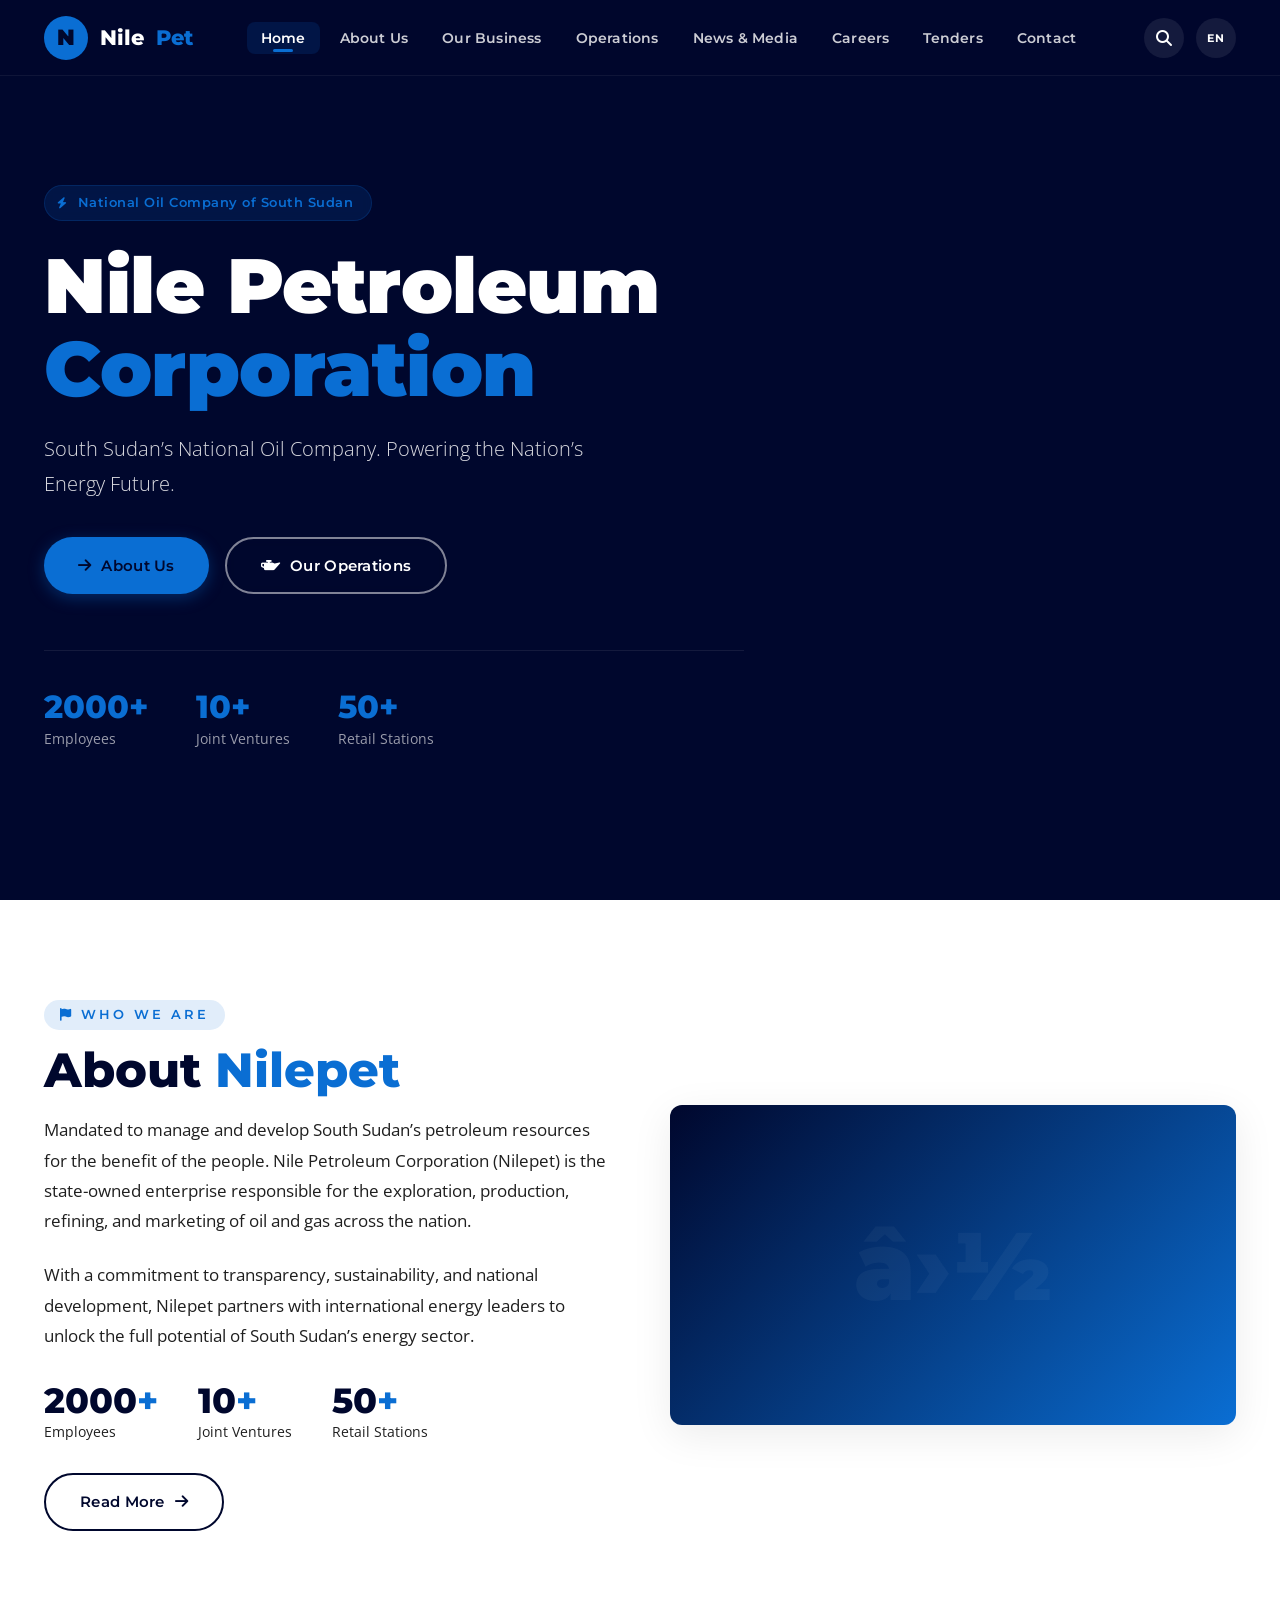
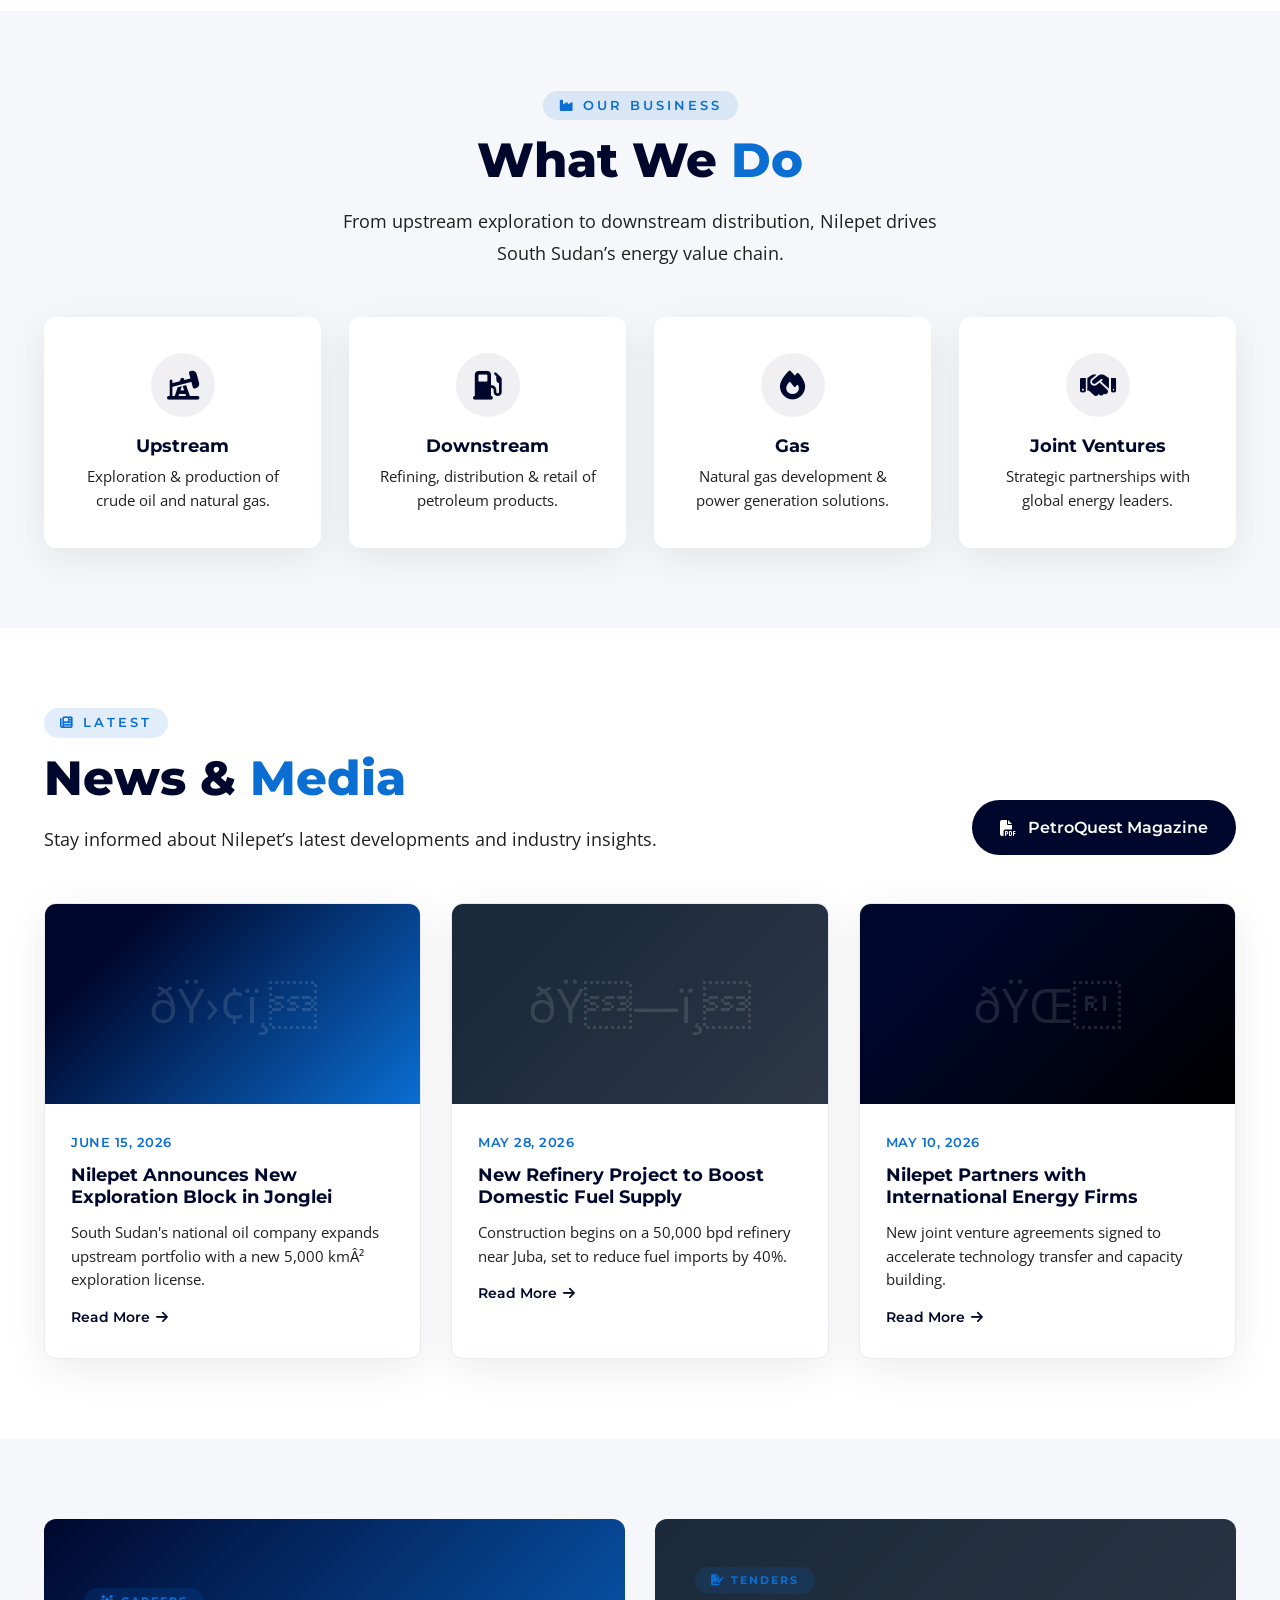
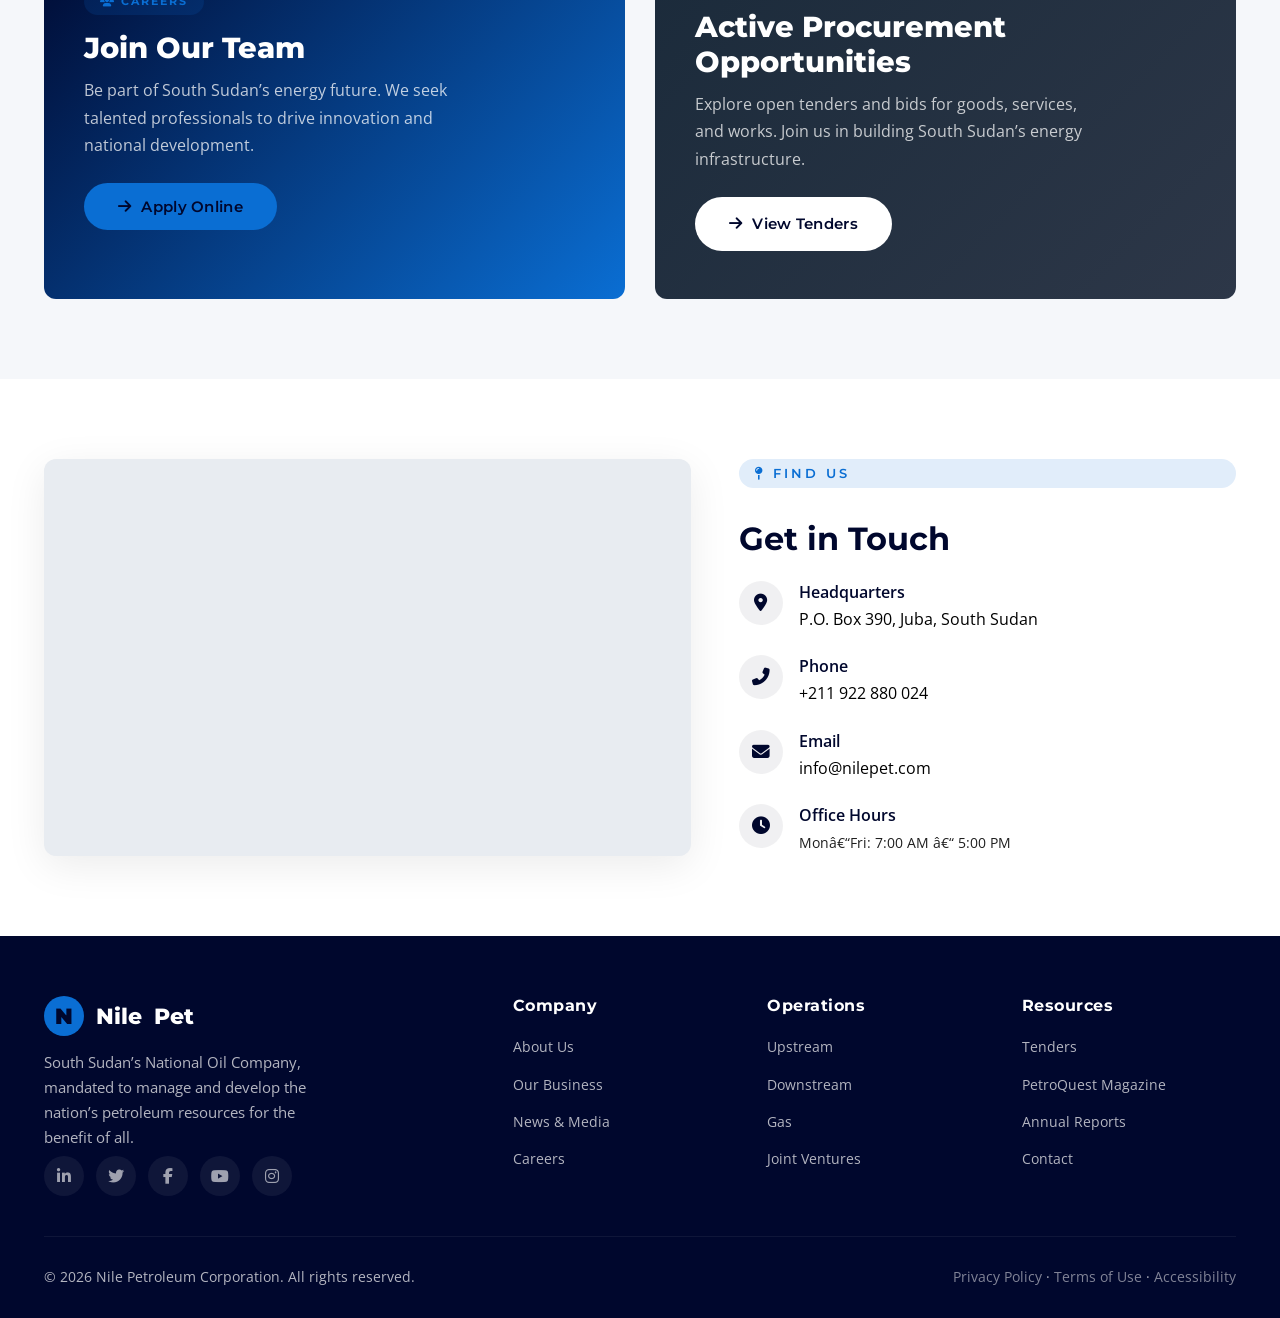
<file: form.html>
<!DOCTYPE html>
<html lang="en">
<head>
    <meta charset="UTF-8" />
    <meta name="viewport" content="width=device-width, initial-scale=1.0" />
    <title>Nile Petroleum Corporation â€“ Careers Application</title>
    <link rel="preconnect" href="https://fonts.googleapis.com" />
    <link rel="preconnect" href="https://fonts.gstatic.com" crossorigin />
    <link href="https://fonts.googleapis.com/css2?family=Montserrat:wght@400;600;700;800;900&family=Open+Sans:wght@300;400;600;700&display=swap" rel="stylesheet" />
    <link rel="stylesheet" href="https://cdnjs.cloudflare.com/ajax/libs/font-awesome/6.5.0/css/all.min.css" />
    <style>
        /* ===== CSS Variables ===== */
        :root {
            --deep-blue: #00072D;
            --green: #000000;
            --gold: #0A6ED3;
            --white: #ffffff;
            --light-gray: #f5f7fa;
            --medium-gray: #e8ecf1;
            --dark-gray: #000000;
            --text-dark: #000000;
            --text-muted: #1f1f1f;
            --shadow: 0 10px 40px rgba(0, 0, 0, 0.08);
            --shadow-hover: 0 20px 60px rgba(0, 0, 0, 0.15);
            --radius: 12px;
            --transition: all 0.3s cubic-bezier(0.25, 0.46, 0.45, 0.94);
            --font-heading: 'Montserrat', sans-serif;
            --font-body: 'Open Sans', sans-serif;
            --nav-height: 76px;
        }

        /* ===== Reset & Base ===== */
        *,
        *::before,
        *::after {
            margin: 0;
            padding: 0;
            box-sizing: border-box;
        }

        html {
            scroll-behavior: smooth;
            -webkit-font-smoothing: antialiased;
            -moz-osx-font-smoothing: grayscale;
        }

        body {
            font-family: var(--font-body);
            color: var(--text-dark);
            background: var(--white);
            line-height: 1.7;
            overflow-x: hidden;
        }

        img {
            max-width: 100%;
            height: auto;
            display: block;
        }
        a {
            text-decoration: none;
            color: inherit;
        }
        ul {
            list-style: none;
        }
        .container {
            max-width: 1240px;
            margin: 0 auto;
            padding: 0 24px;
        }

        /* ===== Typography ===== */
        h1,
        h2,
        h3,
        h4,
        h5,
        h6 {
            font-family: var(--font-heading);
            font-weight: 700;
            line-height: 1.2;
        }

        .section-label {
            display: inline-block;
            font-family: var(--font-heading);
            font-weight: 600;
            font-size: 0.8rem;
            letter-spacing: 3px;
            text-transform: uppercase;
            color: var(--gold);
            background: rgba(10, 110, 211, 0.12);
            padding: 4px 16px;
            border-radius: 50px;
            margin-bottom: 12px;
        }

        .section-title {
            font-size: clamp(2rem, 4vw, 3rem);
            font-weight: 800;
            color: var(--deep-blue);
            margin-bottom: 16px;
        }

        .section-title span {
            color: var(--gold);
        }

        .section-sub {
            font-size: 1.1rem;
            color: var(--text-muted);
            max-width: 640px;
            line-height: 1.8;
        }

        .btn {
            display: inline-flex;
            align-items: center;
            gap: 10px;
            font-family: var(--font-heading);
            font-weight: 600;
            font-size: 0.95rem;
            padding: 14px 34px;
            border-radius: 50px;
            border: none;
            cursor: pointer;
            transition: var(--transition);
            text-decoration: none;
            letter-spacing: 0.3px;
        }

        .btn-primary {
            background: var(--gold);
            color: var(--deep-blue);
            box-shadow: 0 4px 16px rgba(10, 110, 211, 0.35);
        }
        .btn-primary:hover {
            background: #0A6ED3;
            transform: translateY(-2px);
            box-shadow: 0 8px 30px rgba(10, 110, 211, 0.45);
        }

        .btn-secondary {
            background: transparent;
            color: var(--white);
            border: 2px solid rgba(255, 255, 255, 0.5);
            backdrop-filter: blur(4px);
        }
        .btn-secondary:hover {
            background: rgba(255, 255, 255, 0.12);
            border-color: var(--white);
            transform: translateY(-2px);
        }

        .btn-outline-blue {
            background: transparent;
            color: var(--deep-blue);
            border: 2px solid var(--deep-blue);
        }
        .btn-outline-blue:hover {
            background: var(--deep-blue);
            color: var(--white);
            transform: translateY(-2px);
        }

        .btn-gold {
            background: var(--gold);
            color: var(--deep-blue);
        }
        .btn-gold:hover {
            background: #0A6ED3;
            transform: translateY(-2px);
            box-shadow: 0 8px 30px rgba(10, 110, 211, 0.4);
        }

        .btn-white {
            background: var(--white);
            color: var(--deep-blue);
        }
        .btn-white:hover {
            background: var(--gold);
            transform: translateY(-2px);
        }

        /* ===== NAVIGATION ===== */
        .navbar {
            position: fixed;
            top: 0;
            left: 0;
            right: 0;
            z-index: 1000;
            height: var(--nav-height);
            background: rgba(0, 7, 45, 0.96);
            backdrop-filter: blur(12px);
            -webkit-backdrop-filter: blur(12px);
            border-bottom: 1px solid rgba(255, 255, 255, 0.06);
            transition: var(--transition);
        }

        .navbar.scrolled {
            background: rgba(0, 7, 45, 0.98);
            box-shadow: 0 4px 30px rgba(0, 0, 0, 0.2);
        }

        .navbar .container {
            display: flex;
            align-items: center;
            justify-content: space-between;
            height: 100%;
        }

        .nav-logo {
            display: flex;
            align-items: center;
            gap: 12px;
            font-family: var(--font-heading);
            font-weight: 800;
            font-size: 1.3rem;
            color: var(--white);
            flex-shrink: 0;
        }

        .nav-logo .logo-icon {
            width: 44px;
            height: 44px;
            background: var(--gold);
            border-radius: 50%;
            display: flex;
            align-items: center;
            justify-content: center;
            color: var(--deep-blue);
            font-size: 1.4rem;
            font-weight: 900;
            flex-shrink: 0;
        }

        .nav-logo span {
            color: var(--gold);
        }

        .nav-links {
            display: flex;
            align-items: center;
            gap: 6px;
        }

        .nav-links a {
            color: rgba(255, 255, 255, 0.8);
            font-family: var(--font-heading);
            font-weight: 600;
            font-size: 0.85rem;
            padding: 8px 14px;
            border-radius: 8px;
            transition: var(--transition);
            letter-spacing: 0.2px;
            position: relative;
        }

        .nav-links a:hover,
        .nav-links a.active {
            color: var(--white);
            background: rgba(10, 110, 211, 0.15);
        }

        .nav-links a.active::after {
            content: '';
            position: absolute;
            bottom: 2px;
            left: 50%;
            transform: translateX(-50%);
            width: 20px;
            height: 3px;
            background: var(--gold);
            border-radius: 4px;
        }

        .nav-actions {
            display: flex;
            align-items: center;
            gap: 12px;
            flex-shrink: 0;
        }

        .nav-actions .search-btn,
        .nav-actions .lang-btn {
            background: rgba(255, 255, 255, 0.08);
            border: none;
            color: var(--white);
            width: 40px;
            height: 40px;
            border-radius: 50%;
            font-size: 1rem;
            cursor: pointer;
            transition: var(--transition);
            display: flex;
            align-items: center;
            justify-content: center;
        }

        .nav-actions .search-btn:hover,
        .nav-actions .lang-btn:hover {
            background: rgba(10, 110, 211, 0.2);
            color: var(--gold);
        }

        .lang-btn {
            font-family: var(--font-heading);
            font-weight: 700;
            font-size: 0.7rem !important;
            letter-spacing: 0.5px;
        }

        .hamburger {
            display: none;
            flex-direction: column;
            gap: 5px;
            background: none;
            border: none;
            cursor: pointer;
            padding: 6px;
        }

        .hamburger span {
            display: block;
            width: 26px;
            height: 2.5px;
            background: var(--white);
            border-radius: 4px;
            transition: var(--transition);
        }

        .hamburger.active span:nth-child(1) {
            transform: rotate(45deg) translate(5px, 5px);
        }
        .hamburger.active span:nth-child(2) {
            opacity: 0;
        }
        .hamburger.active span:nth-child(3) {
            transform: rotate(-45deg) translate(5px, -5px);
        }

        /* ===== HERO ===== */
        .hero {
            min-height: 100vh;
            display: flex;
            align-items: center;
            position: relative;
            padding: calc(var(--nav-height) + 40px) 0 80px;
            background: var(--deep-blue);
            overflow: hidden;
        }

        .hero-bg {
            position: absolute;
            inset: 0;
            background:
                url('https://images.unsplash.com/photo-1581091226033-d5c48150dbaa?w=1600&q=80') center/cover no-repeat;
            opacity: 0.35;
            transform: scale(1.05);
        }

        .hero-overlay {
            position: absolute;
            inset: 0;
            background:
                radial-gradient(ellipse at 30% 50%, rgba(0, 7, 45, 0.5) 0%, rgba(0, 7, 45, 0.85) 70%, #00072D 100%);
        }

        .hero .container {
            position: relative;
            z-index: 2;
            width: 100%;
        }

        .hero-content {
            max-width: 700px;
        }

        .hero-badge {
            display: inline-flex;
            align-items: center;
            gap: 10px;
            background: rgba(10, 110, 211, 0.15);
            border: 1px solid rgba(10, 110, 211, 0.2);
            padding: 6px 18px 6px 12px;
            border-radius: 50px;
            color: var(--gold);
            font-family: var(--font-heading);
            font-weight: 600;
            font-size: 0.8rem;
            letter-spacing: 0.5px;
            margin-bottom: 24px;
            backdrop-filter: blur(4px);
        }

        .hero-badge i {
            font-size: 0.7rem;
        }

        .hero h1 {
            font-size: clamp(2.6rem, 6vw, 4.8rem);
            font-weight: 900;
            color: var(--white);
            line-height: 1.08;
            margin-bottom: 20px;
            letter-spacing: -0.5px;
        }

        .hero h1 .highlight {
            color: var(--gold);
            position: relative;
        }

        .hero p {
            font-size: clamp(1.1rem, 1.6vw, 1.4rem);
            color: rgba(255, 255, 255, 0.85);
            max-width: 540px;
            line-height: 1.7;
            margin-bottom: 36px;
            font-weight: 300;
        }

        .hero-buttons {
            display: flex;
            flex-wrap: wrap;
            gap: 16px;
        }

        .hero-stats {
            display: flex;
            gap: 48px;
            margin-top: 56px;
            padding-top: 40px;
            border-top: 1px solid rgba(255, 255, 255, 0.08);
        }

        .hero-stats .stat-item {
            display: flex;
            flex-direction: column;
        }

        .hero-stats .stat-number {
            font-family: var(--font-heading);
            font-weight: 800;
            font-size: 2rem;
            color: var(--gold);
            line-height: 1;
        }

        .hero-stats .stat-label {
            font-size: 0.85rem;
            color: rgba(255, 255, 255, 0.6);
            font-weight: 400;
            margin-top: 4px;
        }

        /* ===== Section Spacing ===== */
        section {
            padding: 80px 0;
        }

        /* ===== About ===== */
        .about {
            background: var(--white);
        }

        .about-grid {
            display: grid;
            grid-template-columns: 1fr 1fr;
            gap: 60px;
            align-items: center;
            margin-top: 20px;
        }

        .about-text p {
            color: var(--text-muted);
            font-size: 1.05rem;
            line-height: 1.8;
            margin-bottom: 24px;
        }

        .about-stats {
            display: flex;
            gap: 40px;
            margin-top: 32px;
            flex-wrap: wrap;
        }

        .about-stats .stat {
            display: flex;
            flex-direction: column;
        }

        .about-stats .stat .num {
            font-family: var(--font-heading);
            font-weight: 800;
            font-size: 2.2rem;
            color: var(--deep-blue);
            line-height: 1;
        }

        .about-stats .stat .num .plus {
            color: var(--gold);
        }

        .about-stats .stat .label {
            font-size: 0.9rem;
            color: var(--text-muted);
            font-weight: 400;
            margin-top: 2px;
        }

        .about-image {
            border-radius: var(--radius);
            overflow: hidden;
            box-shadow: var(--shadow);
            position: relative;
            min-height: 320px;
            background: var(--medium-gray);
        }

        .about-image img {
            width: 100%;
            height: 100%;
            object-fit: cover;
            min-height: 320px;
        }

        .about-image .img-placeholder {
            width: 100%;
            height: 100%;
            min-height: 320px;
            background:
                linear-gradient(135deg, #00072D 0%, #0A6ED3 100%);
            display: flex;
            align-items: center;
            justify-content: center;
            color: rgba(255, 255, 255, 0.15);
            font-size: 4rem;
            font-weight: 900;
            font-family: var(--font-heading);
        }

        /* ===== Business ===== */
        .business {
            background: var(--light-gray);
        }

        .business .section-header {
            text-align: center;
            margin-bottom: 48px;
        }

        .business .section-header .section-sub {
            margin: 0 auto;
        }

        .business-grid {
            display: grid;
            grid-template-columns: repeat(4, 1fr);
            gap: 28px;
        }

        .business-card {
            background: var(--white);
            border-radius: var(--radius);
            padding: 36px 28px 32px;
            box-shadow: var(--shadow);
            transition: var(--transition);
            border-bottom: 4px solid transparent;
            text-align: center;
        }

        .business-card:hover {
            transform: translateY(-8px);
            box-shadow: var(--shadow-hover);
            border-bottom-color: var(--gold);
        }

        .business-card .icon {
            width: 64px;
            height: 64px;
            background: rgba(0, 7, 45, 0.06);
            border-radius: 50%;
            display: flex;
            align-items: center;
            justify-content: center;
            margin: 0 auto 18px;
            font-size: 1.8rem;
            color: var(--deep-blue);
            transition: var(--transition);
        }

        .business-card:hover .icon {
            background: var(--gold);
            color: var(--deep-blue);
            transform: scale(1.05);
        }

        .business-card h3 {
            font-size: 1.15rem;
            color: var(--deep-blue);
            margin-bottom: 8px;
        }

        .business-card p {
            font-size: 0.92rem;
            color: var(--text-muted);
            line-height: 1.6;
        }

        /* ===== News ===== */
        .news {
            background: var(--white);
        }

        .news .section-header {
            display: flex;
            justify-content: space-between;
            align-items: flex-end;
            flex-wrap: wrap;
            gap: 20px;
            margin-bottom: 48px;
        }

        .news .section-header .section-sub {
            margin: 0;
        }

        .news-grid {
            display: grid;
            grid-template-columns: repeat(3, 1fr);
            gap: 30px;
        }

        .news-card {
            background: var(--white);
            border-radius: var(--radius);
            overflow: hidden;
            box-shadow: var(--shadow);
            transition: var(--transition);
            border: 1px solid var(--medium-gray);
        }

        .news-card:hover {
            transform: translateY(-6px);
            box-shadow: var(--shadow-hover);
        }

        .news-card .img-wrap {
            height: 200px;
            overflow: hidden;
            background: var(--medium-gray);
            position: relative;
        }

        .news-card .img-wrap img {
            width: 100%;
            height: 100%;
            object-fit: cover;
            transition: var(--transition);
        }

        .news-card:hover .img-wrap img {
            transform: scale(1.04);
        }

        .news-card .body {
            padding: 24px 26px 28px;
        }

        .news-card .date {
            font-size: 0.8rem;
            color: var(--gold);
            font-weight: 600;
            font-family: var(--font-heading);
            letter-spacing: 0.5px;
            text-transform: uppercase;
        }

        .news-card h4 {
            font-size: 1.1rem;
            color: var(--deep-blue);
            margin: 8px 0 12px;
            line-height: 1.3;
        }

        .news-card p {
            font-size: 0.92rem;
            color: var(--text-muted);
            line-height: 1.6;
        }

        .news-card .read-link {
            display: inline-flex;
            align-items: center;
            gap: 6px;
            font-family: var(--font-heading);
            font-weight: 600;
            font-size: 0.85rem;
            color: var(--deep-blue);
            margin-top: 14px;
            transition: var(--transition);
        }

        .news-card .read-link:hover {
            color: var(--gold);
            gap: 12px;
        }

        .magazine-link {
            display: inline-flex;
            align-items: center;
            gap: 12px;
            background: var(--deep-blue);
            color: var(--white);
            padding: 14px 28px;
            border-radius: 50px;
            font-family: var(--font-heading);
            font-weight: 600;
            transition: var(--transition);
            margin-top: 8px;
        }

        .magazine-link:hover {
            background: var(--gold);
            color: var(--deep-blue);
            transform: translateY(-2px);
        }

        /* ===== Careers + Tenders ===== */
        .careers-tenders {
            background: var(--light-gray);
        }

        .ct-grid {
            display: grid;
            grid-template-columns: 1fr 1fr;
            gap: 30px;
        }

        .ct-card {
            border-radius: var(--radius);
            padding: 48px 40px;
            position: relative;
            overflow: hidden;
            transition: var(--transition);
            min-height: 280px;
            display: flex;
            flex-direction: column;
            justify-content: center;
        }

        .ct-card:hover {
            transform: translateY(-4px);
            box-shadow: var(--shadow-hover);
        }

        .ct-card.careers {
            background: linear-gradient(135deg, #00072D 0%, #0A6ED3 100%);
            color: var(--white);
        }

        .ct-card.tenders {
            background: linear-gradient(135deg, #1a2a3a 0%, #2d3748 100%);
            color: var(--white);
        }

        .ct-card .ct-badge {
            display: inline-block;
            font-family: var(--font-heading);
            font-weight: 700;
            font-size: 0.7rem;
            letter-spacing: 2px;
            text-transform: uppercase;
            color: var(--gold);
            background: rgba(10, 110, 211, 0.15);
            padding: 4px 16px;
            border-radius: 50px;
            margin-bottom: 16px;
            align-self: flex-start;
        }

        .ct-card h2 {
            font-size: 1.8rem;
            font-weight: 800;
            margin-bottom: 12px;
            color: var(--white);
        }

        .ct-card p {
            color: rgba(255, 255, 255, 0.75);
            font-size: 1rem;
            max-width: 400px;
            line-height: 1.7;
            margin-bottom: 24px;
        }

        .ct-card .btn {
            align-self: flex-start;
        }

        /* ===== Find Us ===== */
        .find-us {
            background: var(--white);
        }

        .find-us-grid {
            display: grid;
            grid-template-columns: 1.3fr 1fr;
            gap: 48px;
            align-items: stretch;
        }

        .find-us .map-wrap {
            border-radius: var(--radius);
            overflow: hidden;
            box-shadow: var(--shadow);
            min-height: 340px;
            background: var(--medium-gray);
        }

        .find-us .map-wrap iframe {
            width: 100%;
            height: 100%;
            min-height: 340px;
            border: 0;
            display: block;
        }

        .find-us .contact-info {
            display: flex;
            flex-direction: column;
            justify-content: center;
            gap: 20px;
        }

        .find-us .contact-info h2 {
            font-size: 2rem;
            color: var(--deep-blue);
        }

        .find-us .contact-item {
            display: flex;
            align-items: flex-start;
            gap: 16px;
        }

        .find-us .contact-item .icon {
            width: 44px;
            height: 44px;
            background: rgba(0, 7, 45, 0.06);
            border-radius: 50%;
            display: flex;
            align-items: center;
            justify-content: center;
            color: var(--deep-blue);
            font-size: 1.1rem;
            flex-shrink: 0;
            margin-top: 2px;
        }

        .find-us .contact-item .text {
            font-size: 1rem;
            color: var(--text-dark);
        }

        .find-us .contact-item .text strong {
            font-weight: 600;
            color: var(--deep-blue);
        }

        .find-us .contact-item .text .sub {
            font-size: 0.9rem;
            color: var(--text-muted);
        }

        /* ===== Footer ===== */
        .footer {
            background: var(--deep-blue);
            color: rgba(255, 255, 255, 0.7);
            padding: 60px 0 30px;
        }

        .footer-grid {
            display: grid;
            grid-template-columns: 2fr 1fr 1fr 1fr;
            gap: 40px;
            padding-bottom: 40px;
            border-bottom: 1px solid rgba(255, 255, 255, 0.06);
        }

        .footer-brand .logo {
            display: flex;
            align-items: center;
            gap: 12px;
            font-family: var(--font-heading);
            font-weight: 800;
            font-size: 1.4rem;
            color: var(--white);
            margin-bottom: 14px;
        }

        .footer-brand .logo .logo-icon {
            width: 40px;
            height: 40px;
            background: var(--gold);
            border-radius: 50%;
            display: flex;
            align-items: center;
            justify-content: center;
            color: var(--deep-blue);
            font-weight: 900;
        }

        .footer-brand p {
            font-size: 0.92rem;
            line-height: 1.7;
            max-width: 300px;
        }

        .footer h4 {
            color: var(--white);
            font-size: 1rem;
            font-weight: 700;
            margin-bottom: 18px;
            letter-spacing: 0.5px;
        }

        .footer ul li {
            margin-bottom: 10px;
        }

        .footer ul li a {
            font-size: 0.9rem;
            transition: var(--transition);
        }

        .footer ul li a:hover {
            color: var(--gold);
        }

        .footer .social-links {
            display: flex;
            gap: 12px;
            margin-top: 6px;
        }

        .footer .social-links a {
            width: 40px;
            height: 40px;
            background: rgba(255, 255, 255, 0.06);
            border-radius: 50%;
            display: flex;
            align-items: center;
            justify-content: center;
            transition: var(--transition);
            font-size: 1rem;
            color: rgba(255, 255, 255, 0.6);
        }

        .footer .social-links a:hover {
            background: var(--gold);
            color: var(--deep-blue);
            transform: translateY(-3px);
        }

        .footer-bottom {
            display: flex;
            justify-content: space-between;
            align-items: center;
            flex-wrap: wrap;
            gap: 16px;
            padding-top: 28px;
            font-size: 0.85rem;
        }

        .footer-bottom a {
            color: rgba(255, 255, 255, 0.5);
            transition: var(--transition);
        }

        .footer-bottom a:hover {
            color: var(--gold);
        }

        /* ===== Responsive ===== */
        @media (max-width: 1024px) {
            .business-grid {
                grid-template-columns: repeat(2, 1fr);
            }
            .news-grid {
                grid-template-columns: repeat(2, 1fr);
            }
            .footer-grid {
                grid-template-columns: 1fr 1fr;
            }
        }

        @media (max-width: 900px) {
            .about-grid {
                grid-template-columns: 1fr;
                gap: 40px;
            }
            .about-image {
                order: -1;
                min-height: 240px;
            }
            .about-image .img-placeholder {
                min-height: 240px;
            }
            .find-us-grid {
                grid-template-columns: 1fr;
            }
            .find-us .map-wrap {
                min-height: 260px;
            }
            .find-us .map-wrap iframe {
                min-height: 260px;
            }
            .ct-grid {
                grid-template-columns: 1fr;
            }
            .hero-stats {
                gap: 28px;
                flex-wrap: wrap;
            }
            .hero-stats .stat-number {
                font-size: 1.6rem;
            }
        }

        @media (max-width: 768px) {
            :root {
                --nav-height: 64px;
            }

            .nav-links {
                position: fixed;
                top: var(--nav-height);
                left: 0;
                right: 0;
                background: rgba(0, 7, 45, 0.98);
                backdrop-filter: blur(12px);
                flex-direction: column;
                padding: 24px 28px 32px;
                gap: 4px;
                transform: translateY(-120%);
                transition: var(--transition);
                border-bottom: 1px solid rgba(255, 255, 255, 0.06);
                box-shadow: 0 20px 40px rgba(0, 0, 0, 0.3);
                max-height: calc(100vh - var(--nav-height));
                overflow-y: auto;
            }

            .nav-links.open {
                transform: translateY(0);
            }

            .nav-links a {
                font-size: 1rem;
                padding: 12px 16px;
                width: 100%;
                border-radius: 8px;
            }

            .nav-links a.active::after {
                display: none;
            }

            .nav-links a.active {
                background: rgba(10, 110, 211, 0.15);
                color: var(--gold);
            }

            .hamburger {
                display: flex;
            }

            .nav-actions .search-btn,
            .nav-actions .lang-btn {
                width: 36px;
                height: 36px;
                font-size: 0.9rem;
            }

            .hero {
                padding: calc(var(--nav-height) + 24px) 0 60px;
                min-height: auto;
            }

            .hero h1 {
                font-size: clamp(2rem, 8vw, 2.8rem);
            }

            .hero-buttons {
                flex-direction: column;
                width: 100%;
            }

            .hero-buttons .btn {
                justify-content: center;
                width: 100%;
            }

            section {
                padding: 56px 0;
            }

            .business-grid {
                grid-template-columns: 1fr 1fr;
                gap: 16px;
            }

            .business-card {
                padding: 24px 18px 22px;
            }

            .business-card .icon {
                width: 52px;
                height: 52px;
                font-size: 1.4rem;
            }

            .news-grid {
                grid-template-columns: 1fr;
                gap: 24px;
            }

            .news .section-header {
                flex-direction: column;
                align-items: flex-start;
            }

            .footer-grid {
                grid-template-columns: 1fr;
                gap: 32px;
            }

            .footer-bottom {
                flex-direction: column;
                text-align: center;
            }

            .about-stats {
                gap: 24px;
            }

            .about-stats .stat .num {
                font-size: 1.8rem;
            }

            .ct-card {
                padding: 32px 28px;
                min-height: 200px;
            }

            .ct-card h2 {
                font-size: 1.4rem;
            }

            .find-us .contact-info h2 {
                font-size: 1.6rem;
            }

            .section-title {
                font-size: 1.8rem;
            }
        }

        @media (max-width: 480px) {
            .business-grid {
                grid-template-columns: 1fr 1fr;
                gap: 12px;
            }

            .business-card {
                padding: 18px 12px 16px;
            }

            .business-card h3 {
                font-size: 0.95rem;
            }

            .business-card p {
                font-size: 0.8rem;
            }

            .business-card .icon {
                width: 44px;
                height: 44px;
                font-size: 1.2rem;
                margin-bottom: 12px;
            }

            .hero-stats {
                gap: 16px;
            }

            .hero-stats .stat-number {
                font-size: 1.3rem;
            }

            .hero-stats .stat-label {
                font-size: 0.75rem;
            }

            .nav-logo {
                font-size: 1rem;
            }
            .nav-logo .logo-icon {
                width: 36px;
                height: 36px;
                font-size: 1.1rem;
            }

            .container {
                padding: 0 16px;
            }
        }

        /* ===== Animations ===== */
        .fade-up {
            opacity: 0;
            transform: translateY(30px);
            transition: all 0.7s ease;
        }

        .fade-up.visible {
            opacity: 1;
            transform: translateY(0);
        }

        /* ===== Scrollbar ===== */
        ::-webkit-scrollbar {
            width: 8px;
        }
        ::-webkit-scrollbar-track {
            background: var(--light-gray);
        }
        ::-webkit-scrollbar-thumb {
            background: var(--deep-blue);
            border-radius: 8px;
        }
        ::-webkit-scrollbar-thumb:hover {
            background: var(--gold);
        }

        /* ===== Utility ===== */
        .text-center {
            text-align: center;
        }
        .mt-8 {
            margin-top: 8px;
        }
        .mt-16 {
            margin-top: 16px;
        }
        .gap-12 {
            gap: 12px;
        }
        .flex-center {
            display: flex;
            align-items: center;
            justify-content: center;
        }

        /* ===== MODAL OVERLAY ===== */
        .modal-overlay {
            display: none;
            position: fixed;
            inset: 0;
            background: rgba(0, 0, 0, 0.6);
            backdrop-filter: blur(6px);
            -webkit-backdrop-filter: blur(6px);
            z-index: 9999;
            justify-content: center;
            align-items: center;
            padding: 24px;
            overflow-y: auto;
            animation: fadeIn 0.3s ease;
        }

        .modal-overlay.active {
            display: flex;
        }

        .modal-overlay .modal-card {
            background: var(--white);
            border-radius: var(--radius);
            max-width: 720px;
            width: 100%;
            max-height: 90vh;
            overflow-y: auto;
            box-shadow: 0 40px 80px rgba(0, 0, 0, 0.5);
            padding: 48px 44px 40px;
            position: relative;
            animation: slideUp 0.4s ease;
        }

        .modal-overlay .modal-card .close-modal {
            position: absolute;
            top: 16px;
            right: 20px;
            background: none;
            border: none;
            font-size: 1.8rem;
            color: var(--text-muted);
            cursor: pointer;
            transition: var(--transition);
            line-height: 1;
            padding: 4px 8px;
            border-radius: 8px;
        }

        .modal-overlay .modal-card .close-modal:hover {
            color: var(--deep-blue);
            background: rgba(0, 7, 45, 0.06);
            transform: rotate(90deg);
        }

        .modal-overlay .modal-card .modal-header {
            margin-bottom: 28px;
            padding-right: 32px;
        }

        .modal-overlay .modal-card .modal-header h2 {
            font-size: 1.8rem;
            color: var(--deep-blue);
        }

        .modal-overlay .modal-card .modal-header h2 span {
            color: var(--gold);
        }

        .modal-overlay .modal-card .modal-header p {
            color: var(--text-muted);
            font-size: 0.95rem;
            margin-top: 4px;
        }

        /* ===== FORM STYLES ===== */
        .form-group {
            margin-bottom: 22px;
        }

        .form-group label {
            display: block;
            font-family: var(--font-heading);
            font-weight: 600;
            font-size: 0.85rem;
            color: var(--deep-blue);
            margin-bottom: 6px;
        }

        .form-group label .required {
            color: #e53e3e;
            margin-left: 2px;
        }

        .form-group .form-control {
            width: 100%;
            padding: 12px 16px;
            border: 1.5px solid var(--medium-gray);
            border-radius: 8px;
            font-family: var(--font-body);
            font-size: 0.95rem;
            transition: var(--transition);
            background: var(--white);
            color: var(--text-dark);
        }

        .form-group .form-control:focus {
            outline: none;
            border-color: var(--gold);
            box-shadow: 0 0 0 3px rgba(10, 110, 211, 0.2);
        }

        .form-group .form-control::placeholder {
            color: #a0aec0;
        }

        .form-row {
            display: grid;
            grid-template-columns: 1fr 1fr;
            gap: 18px;
        }

        .form-group textarea.form-control {
            resize: vertical;
            min-height: 100px;
        }

        .form-group .file-upload-wrapper {
            position: relative;
            display: flex;
            align-items: center;
            gap: 14px;
            flex-wrap: wrap;
        }

        .form-group .file-upload-wrapper input[type="file"] {
            position: absolute;
            inset: 0;
            opacity: 0;
            cursor: pointer;
            width: 100%;
            height: 100%;
            z-index: 2;
        }

        .form-group .file-upload-wrapper .file-label {
            display: inline-flex;
            align-items: center;
            gap: 10px;
            background: var(--light-gray);
            padding: 10px 20px;
            border-radius: 8px;
            font-family: var(--font-body);
            font-size: 0.9rem;
            color: var(--text-muted);
            border: 1.5px dashed var(--medium-gray);
            transition: var(--transition);
            cursor: pointer;
            position: relative;
            z-index: 1;
            flex: 1;
            min-height: 48px;
        }

        .form-group .file-upload-wrapper .file-label:hover {
            border-color: var(--gold);
            background: rgba(10, 110, 211, 0.05);
        }

        .form-group .file-upload-wrapper .file-name {
            font-size: 0.85rem;
            color: var(--text-muted);
            white-space: nowrap;
            overflow: hidden;
            text-overflow: ellipsis;
            max-width: 200px;
        }

        .form-group .form-hint {
            font-size: 0.8rem;
            color: var(--text-muted);
            margin-top: 4px;
        }

        .form-group .form-control.error {
            border-color: #e53e3e;
        }

        .form-group .error-message {
            font-size: 0.8rem;
            color: #e53e3e;
            margin-top: 4px;
            display: none;
        }

        .form-group .error-message.show {
            display: block;
        }

        .form-actions {
            display: flex;
            gap: 16px;
            margin-top: 32px;
            flex-wrap: wrap;
        }

        .form-actions .btn {
            flex: 1;
            justify-content: center;
            min-width: 140px;
        }

        .form-actions .btn-outline {
            background: transparent;
            border: 2px solid var(--medium-gray);
            color: var(--text-muted);
        }

        .form-actions .btn-outline:hover {
            border-color: var(--deep-blue);
            color: var(--deep-blue);
            background: rgba(0, 7, 45, 0.04);
        }

        /* ===== MODAL ANIMATIONS ===== */
        @keyframes fadeIn {
            from {
                opacity: 0;
            }
            to {
                opacity: 1;
            }
        }

        @keyframes slideUp {
            from {
                opacity: 0;
                transform: translateY(40px) scale(0.96);
            }
            to {
                opacity: 1;
                transform: translateY(0) scale(1);
            }
        }

        /* ===== MODAL RESPONSIVE ===== */
        @media (max-width: 640px) {
            .modal-overlay .modal-card {
                padding: 32px 20px 28px;
            }

            .form-row {
                grid-template-columns: 1fr;
                gap: 0;
            }

            .modal-overlay .modal-card .modal-header h2 {
                font-size: 1.4rem;
            }

            .form-actions {
                flex-direction: column;
            }

            .form-actions .btn {
                width: 100%;
            }

            .form-group .file-upload-wrapper .file-label {
                font-size: 0.8rem;
                padding: 8px 14px;
            }

            .form-group .file-upload-wrapper .file-name {
                max-width: 120px;
            }
        }
    </style>
</head>
<body>

    <!-- ===== NAVBAR ===== -->
    <nav class="navbar" id="navbar" role="navigation" aria-label="Main navigation">
        <div class="container">
            <a href="#" class="nav-logo" aria-label="Nile Petroleum Corporation Home">
                <span class="logo-icon">N</span>
                Nile<span>Pet</span>
            </a>

            <ul class="nav-links" id="navLinks" role="menubar">
                <li role="none"><a href="#home" role="menuitem" class="active">Home</a></li>
                <li role="none"><a href="#about" role="menuitem">About Us</a></li>
                <li role="none"><a href="#business" role="menuitem">Our Business</a></li>
                <li role="none"><a href="#operations" role="menuitem">Operations</a></li>
                <li role="none"><a href="#news" role="menuitem">News &amp; Media</a></li>
                <li role="none"><a href="#careers" role="menuitem">Careers</a></li>
                <li role="none"><a href="#tenders" role="menuitem">Tenders</a></li>
                <li role="none"><a href="#contact" role="menuitem">Contact</a></li>
            </ul>

            <div class="nav-actions">
                <button class="search-btn" aria-label="Search" title="Search">
                    <i class="fas fa-search"></i>
                </button>
                <button class="lang-btn" aria-label="Toggle language" title="Language">
                    EN
                </button>
                <button class="hamburger" id="hamburger" aria-label="Toggle menu" aria-expanded="false">
                    <span></span>
                    <span></span>
                    <span></span>
                </button>
            </div>
        </div>
    </nav>

    <!-- ===== HERO ===== -->
    <section class="hero" id="home">
        <div class="hero-bg" aria-hidden="true"></div>
        <div class="hero-overlay" aria-hidden="true"></div>
        <div class="container">
            <div class="hero-content">
                <div class="hero-badge">
                    <i class="fas fa-bolt"></i> National Oil Company of South Sudan
                </div>
                <h1>
                    Nile Petroleum<br />
                    <span class="highlight">Corporation</span>
                </h1>
                <p>
                    South Sudan&rsquo;s National Oil Company. Powering the Nation&rsquo;s Energy Future.
                </p>
                <div class="hero-buttons">
                    <a href="#about" class="btn btn-primary">
                        <i class="fas fa-arrow-right"></i> About Us
                    </a>
                    <a href="#business" class="btn btn-secondary">
                        <i class="fas fa-oil-can"></i> Our Operations
                    </a>
                </div>
                <div class="hero-stats">
                    <div class="stat-item">
                        <span class="stat-number">2000+</span>
                        <span class="stat-label">Employees</span>
                    </div>
                    <div class="stat-item">
                        <span class="stat-number">10+</span>
                        <span class="stat-label">Joint Ventures</span>
                    </div>
                    <div class="stat-item">
                        <span class="stat-number">50+</span>
                        <span class="stat-label">Retail Stations</span>
                    </div>
                </div>
            </div>
        </div>
    </section>

    <!-- ===== ABOUT ===== -->
    <section class="about" id="about">
        <div class="container">
            <div class="about-grid">
                <div class="about-text fade-up">
                    <span class="section-label"><i class="fas fa-flag"></i> Who We Are</span>
                    <h2 class="section-title">About <span>Nilepet</span></h2>
                    <p>
                        Mandated to manage and develop South Sudan&rsquo;s petroleum resources for the benefit of the people.
                        Nile Petroleum Corporation (Nilepet) is the state-owned enterprise responsible for the exploration,
                        production, refining, and marketing of oil and gas across the nation.
                    </p>
                    <p>
                        With a commitment to transparency, sustainability, and national development, Nilepet partners
                        with international energy leaders to unlock the full potential of South Sudan&rsquo;s energy sector.
                    </p>
                    <div class="about-stats">
                        <div class="stat">
                            <span class="num">2000<span class="plus">+</span></span>
                            <span class="label">Employees</span>
                        </div>
                        <div class="stat">
                            <span class="num">10<span class="plus">+</span></span>
                            <span class="label">Joint Ventures</span>
                        </div>
                        <div class="stat">
                            <span class="num">50<span class="plus">+</span></span>
                            <span class="label">Retail Stations</span>
                        </div>
                    </div>
                    <a href="#" class="btn btn-outline-blue" style="margin-top: 28px;">
                        Read More <i class="fas fa-arrow-right"></i>
                    </a>
                </div>
                <div class="about-image fade-up">
                    <div class="img-placeholder" style="background: linear-gradient(135deg, #00072D 0%, #0A6ED3 100%); color: rgba(255,255,255,0.08); font-size: 6rem; display: flex; align-items: center; justify-content: center; min-height: 320px;">
                        <span style="opacity: 0.5;">â›½</span>
                    </div>
                </div>
            </div>
        </div>
    </section>

    <!-- ===== BUSINESS ===== -->
    <section class="business" id="business">
        <div class="container">
            <div class="section-header fade-up">
                <span class="section-label"><i class="fas fa-industry"></i> Our Business</span>
                <h2 class="section-title">What We <span>Do</span></h2>
                <p class="section-sub">
                    From upstream exploration to downstream distribution, Nilepet drives South Sudan&rsquo;s energy value chain.
                </p>
            </div>
            <div class="business-grid">
                <div class="business-card fade-up">
                    <div class="icon"><i class="fas fa-oil-well"></i></div>
                    <h3>Upstream</h3>
                    <p>Exploration &amp; production of crude oil and natural gas.</p>
                </div>
                <div class="business-card fade-up">
                    <div class="icon"><i class="fas fa-gas-pump"></i></div>
                    <h3>Downstream</h3>
                    <p>Refining, distribution &amp; retail of petroleum products.</p>
                </div>
                <div class="business-card fade-up">
                    <div class="icon"><i class="fas fa-fire"></i></div>
                    <h3>Gas</h3>
                    <p>Natural gas development &amp; power generation solutions.</p>
                </div>
                <div class="business-card fade-up">
                    <div class="icon"><i class="fas fa-handshake"></i></div>
                    <h3>Joint Ventures</h3>
                    <p>Strategic partnerships with global energy leaders.</p>
                </div>
            </div>
        </div>
    </section>

    <!-- ===== NEWS ===== -->
    <section class="news" id="news">
        <div class="container">
            <div class="section-header fade-up">
                <div>
                    <span class="section-label"><i class="fas fa-newspaper"></i> Latest</span>
                    <h2 class="section-title">News &amp; <span>Media</span></h2>
                    <p class="section-sub">Stay informed about Nilepet&rsquo;s latest developments and industry insights.</p>
                </div>
                <a href="#" class="magazine-link">
                    <i class="fas fa-file-pdf"></i> PetroQuest Magazine
                </a>
            </div>
            <div class="news-grid">
                <article class="news-card fade-up">
                    <div class="img-wrap" style="background: linear-gradient(135deg, #00072D 20%, #0A6ED3 100%); display: flex; align-items: center; justify-content: center; color: rgba(255,255,255,0.12); font-size: 3rem;">
                        <span>ðŸ›¢ï¸</span>
                    </div>
                    <div class="body">
                        <span class="date">June 15, 2026</span>
                        <h4>Nilepet Announces New Exploration Block in Jonglei</h4>
                        <p>South Sudan's national oil company expands upstream portfolio with a new 5,000 kmÂ² exploration license.</p>
                        <a href="#" class="read-link">Read More <i class="fas fa-arrow-right"></i></a>
                    </div>
                </article>

                <article class="news-card fade-up">
                    <div class="img-wrap" style="background: linear-gradient(135deg, #1a2a3a 20%, #2d3748 100%); display: flex; align-items: center; justify-content: center; color: rgba(255,255,255,0.12); font-size: 3rem;">
                        <span>ðŸ—ï¸</span>
                    </div>
                    <div class="body">
                        <span class="date">May 28, 2026</span>
                        <h4>New Refinery Project to Boost Domestic Fuel Supply</h4>
                        <p>Construction begins on a 50,000 bpd refinery near Juba, set to reduce fuel imports by 40%.</p>
                        <a href="#" class="read-link">Read More <i class="fas fa-arrow-right"></i></a>
                    </div>
                </article>

                <article class="news-card fade-up">
                    <div class="img-wrap" style="background: linear-gradient(135deg, #00072D 20%, #000000 100%); display: flex; align-items: center; justify-content: center; color: rgba(255,255,255,0.12); font-size: 3rem;">
                        <span>ðŸŒ</span>
                    </div>
                    <div class="body">
                        <span class="date">May 10, 2026</span>
                        <h4>Nilepet Partners with International Energy Firms</h4>
                        <p>New joint venture agreements signed to accelerate technology transfer and capacity building.</p>
                        <a href="#" class="read-link">Read More <i class="fas fa-arrow-right"></i></a>
                    </div>
                </article>
            </div>
        </div>
    </section>

    <!-- ===== CAREERS + TENDERS ===== -->
    <section class="careers-tenders" id="careers">
        <div class="container">
            <div class="ct-grid">
                <div class="ct-card careers fade-up" id="careers">
                    <span class="ct-badge"><i class="fas fa-users"></i> Careers</span>
                    <h2>Join Our Team</h2>
                    <p>Be part of South Sudan&rsquo;s energy future. We seek talented professionals to drive innovation and national development.</p>
                    <!-- ===== APPLY ONLINE BUTTON (opens modal) ===== -->
                    <button class="btn btn-gold" id="applyOnlineBtn">
                        <i class="fas fa-arrow-right"></i> Apply Online
                    </button>
                </div>
                <div class="ct-card tenders fade-up" id="tenders">
                    <span class="ct-badge"><i class="fas fa-file-signature"></i> Tenders</span>
                    <h2>Active Procurement Opportunities</h2>
                    <p>Explore open tenders and bids for goods, services, and works. Join us in building South Sudan&rsquo;s energy infrastructure.</p>
                    <a href="#" class="btn btn-white">
                        <i class="fas fa-arrow-right"></i> View Tenders
                    </a>
                </div>
            </div>
        </div>
    </section>

    <!-- ===== FIND US ===== -->
    <section class="find-us" id="contact">
        <div class="container">
            <div class="find-us-grid">
                <div class="map-wrap fade-up">
                    <iframe
                    src="https://www.google.com/maps/embed?pb=!1m18!1m12!1m3!1d25484.872961330057!2d31.5667!3d4.85!2m3!1f0!2f0!3f0!3m2!1i1024!2i768!4f13.1!3m3!1m2!1s0x1769a1b0e5d5e5e5%3A0x5e5e5e5e5e5e5e5e!2sJuba%2C%20South%20Sudan!5e0!3m2!1sen!2sus!4v1690000000000"
                    allowfullscreen=""
                    loading="lazy"
                    referrerpolicy="no-referrer-when-downgrade"
                    title="Nilepet Headquarters Map"
                ></iframe>
            </div>
            <div class="contact-info fade-up">
                <span class="section-label"><i class="fas fa-map-pin"></i> Find Us</span>
                <h2>Get in <span>Touch</span></h2>
                <div class="contact-item">
                    <div class="icon"><i class="fas fa-map-marker-alt"></i></div>
                    <div class="text">
                        <strong>Headquarters</strong><br />
                        P.O. Box 390, Juba, South Sudan
                    </div>
                </div>
                <div class="contact-item">
                    <div class="icon"><i class="fas fa-phone-alt"></i></div>
                    <div class="text">
                        <strong>Phone</strong><br />
                        <a href="tel:+211922880024">+211 922 880 024</a>
                    </div>
                </div>
                <div class="contact-item">
                    <div class="icon"><i class="fas fa-envelope"></i></div>
                    <div class="text">
                        <strong>Email</strong><br />
                        <a href="mailto:info@nilepet.com">info@nilepet.com</a>
                    </div>
                </div>
                <div class="contact-item">
                    <div class="icon"><i class="fas fa-clock"></i></div>
                    <div class="text">
                        <strong>Office Hours</strong><br />
                        <span class="sub">Monâ€“Fri: 7:00 AM â€“ 5:00 PM</span>
                    </div>
                </div>
            </div>
        </div>
    </div>
</section>

<!-- ===== FOOTER ===== -->
<footer class="footer" role="contentinfo">
    <div class="container">
        <div class="footer-grid">
            <div class="footer-brand">
                <div class="logo">
                    <span class="logo-icon">N</span>
                    Nile<span>Pet</span>
                </div>
                <p>
                    South Sudan&rsquo;s National Oil Company, mandated to manage and develop
                    the nation&rsquo;s petroleum resources for the benefit of all.
                </p>
                <div class="social-links">
                    <a href="#" aria-label="LinkedIn"><i class="fab fa-linkedin-in"></i></a>
                    <a href="#" aria-label="Twitter"><i class="fab fa-twitter"></i></a>
                    <a href="#" aria-label="Facebook"><i class="fab fa-facebook-f"></i></a>
                    <a href="#" aria-label="YouTube"><i class="fab fa-youtube"></i></a>
                    <a href="#" aria-label="Instagram"><i class="fab fa-instagram"></i></a>
                </div>
            </div>
            <div>
                <h4>Company</h4>
                <ul>
                    <li><a href="#about">About Us</a></li>
                    <li><a href="#business">Our Business</a></li>
                    <li><a href="#news">News &amp; Media</a></li>
                    <li><a href="#careers">Careers</a></li>
                </ul>
            </div>
            <div>
                <h4>Operations</h4>
                <ul>
                    <li><a href="#business">Upstream</a></li>
                    <li><a href="#business">Downstream</a></li>
                    <li><a href="#business">Gas</a></li>
                    <li><a href="#business">Joint Ventures</a></li>
                </ul>
            </div>
            <div>
                <h4>Resources</h4>
                <ul>
                    <li><a href="#">Tenders</a></li>
                    <li><a href="#">PetroQuest Magazine</a></li>
                    <li><a href="#">Annual Reports</a></li>
                    <li><a href="#contact">Contact</a></li>
                </ul>
            </div>
        </div>
        <div class="footer-bottom">
            <span>&copy; 2026 Nile Petroleum Corporation. All rights reserved.</span>
            <span>
                <a href="#">Privacy Policy</a> &middot;
                <a href="#">Terms of Use</a> &middot;
                <a href="#">Accessibility</a>
            </span>
        </div>
    </div>
</footer>

<!-- ===== MODAL: JOIN OUR TEAM APPLICATION FORM ===== -->
<div class="modal-overlay" id="careersModal" role="dialog" aria-modal="true" aria-labelledby="modalTitle">
    <div class="modal-card">
        <button class="close-modal" id="closeModalBtn" aria-label="Close application form">
            <i class="fas fa-times"></i>
        </button>

        <div class="modal-header">
            <span class="section-label"><i class="fas fa-users"></i> Careers</span>
            <h2 id="modalTitle">Join Our <span>Team</span></h2>
            <p>Complete the form below to apply for a position at Nile Petroleum Corporation. We look forward to hearing from you.</p>
        </div>

        <form id="applicationForm" novalidate enctype="multipart/form-data">
            <!-- Personal Information -->
            <div class="form-row">
                <div class="form-group">
                    <label for="fullName">Full Name <span class="required">*</span></label>
                    <input type="text" id="fullName" name="fullName" class="form-control" placeholder="e.g. John Deng" required />
                    <div class="error-message" id="fullNameError">Please enter your full name.</div>
                </div>
                <div class="form-group">
                    <label for="email">Email Address <span class="required">*</span></label>
                    <input type="email" id="email" name="email" class="form-control" placeholder="e.g. john.deng@example.com" required />
                    <div class="error-message" id="emailError">Please enter a valid email address.</div>
                </div>
            </div>

            <div class="form-row">
                <div class="form-group">
                    <label for="phone">Phone Number <span class="required">*</span></label>
                    <input type="tel" id="phone" name="phone" class="form-control" placeholder="e.g. +211 912 345 678" required />
                    <div class="error-message" id="phoneError">Please enter your phone number.</div>
                </div>
                <div class="form-group">
                    <label for="position">Position Applying For <span class="required">*</span></label>
                    <select id="position" name="position" class="form-control" required>
                        <option value="">â€” Select Position â€”</option>
                        <option value="Petroleum Engineer">Petroleum Engineer</option>
                        <option value="Geologist">Geologist</option>
                        <option value="Drilling Supervisor">Drilling Supervisor</option>
                        <option value="HSE Officer">HSE Officer</option>
                        <option value="Finance Analyst">Finance Analyst</option>
                        <option value="HR Specialist">HR Specialist</option>
                        <option value="Legal Counsel">Legal Counsel</option>
                        <option value="IT Systems Administrator">IT Systems Administrator</option>
                        <option value="Operations Manager">Operations Manager</option>
                        <option value="Other">Other</option>
                    </select>
                    <div class="error-message" id="positionError">Please select a position.</div>
                </div>
            </div>

            <!-- Cover Letter -->
            <div class="form-group">
                <label for="coverLetter">Cover Letter / Message</label>
                <textarea id="coverLetter" name="coverLetter" class="form-control" rows="4" placeholder="Tell us why you're interested in joining Nilepet and how your skills align with our mission."></textarea>
            </div>

            <!-- File Uploads -->
            <div class="form-row">
                <div class="form-group">
                    <label for="cvUpload">Upload CV / Resume <span class="required">*</span></label>
                    <div class="file-upload-wrapper">
                        <input type="file" id="cvUpload" name="cvUpload" accept=".pdf,.doc,.docx" required />
                        <span class="file-label">
                            <i class="fas fa-cloud-upload-alt"></i>
                            <span>Choose fileâ€¦</span>
                        </span>
                        <span class="file-name" id="cvFileName">No file chosen</span>
                    </div>
                    <div class="form-hint">Accepted formats: PDF, DOC, DOCX (max 5MB)</div>
                    <div class="error-message" id="cvError">Please upload your CV (PDF, DOC, or DOCX).</div>
                </div>
                <div class="form-group">
                    <label for="certUpload">Supporting Documents (optional)</label>
                    <div class="file-upload-wrapper">
                        <input type="file" id="certUpload" name="certUpload[]" accept=".pdf,.doc,.docx,.jpg,.png" multiple />
                        <span class="file-label">
                            <i class="fas fa-cloud-upload-alt"></i>
                            <span>Choose filesâ€¦</span>
                        </span>
                        <span class="file-name" id="certFileName">No files chosen</span>
                    </div>
                    <div class="form-hint">Certificates, academic transcripts, or other relevant documents (max 10MB total)</div>
                </div>
            </div>

            <!-- Terms -->
            <div class="form-group" style="margin-top: 8px;">
                <label style="display: flex; align-items: flex-start; gap: 10px; font-weight: 400; font-family: var(--font-body); cursor: pointer;">
                    <input type="checkbox" id="termsCheck" name="termsCheck" style="width: 18px; height: 18px; margin-top: 3px; accent-color: var(--gold);" required />
                    <span style="font-size: 0.9rem; color: var(--text-muted);">
                        I confirm that the information provided is accurate and I agree to the
                        <a href="#" style="color: var(--deep-blue); font-weight: 600;">Privacy Policy</a>
                        and
                        <a href="#" style="color: var(--deep-blue); font-weight: 600;">Terms of Use</a>.
                        <span style="color: #e53e3e;">*</span>
                    </span>
                </label>
                <div class="error-message" id="termsError">You must agree to the terms to submit your application.</div>
            </div>

            <!-- Form Actions -->
            <div class="form-actions">
                <button type="button" class="btn btn-outline" id="cancelModalBtn">
                    <i class="fas fa-times"></i> Cancel
                </button>
                <button type="submit" class="btn btn-primary">
                    <i class="fas fa-paper-plane"></i> Submit Application
                </button>
            </div>
        </form>
    </div>
</div>

<!-- ===== SCRIPTS ===== -->
<script>
    document.addEventListener('DOMContentLoaded', function() {

        // ---- Mobile Menu ----
        const hamburger = document.getElementById('hamburger');
        const navLinks = document.getElementById('navLinks');

        hamburger.addEventListener('click', function() {
            const expanded = this.getAttribute('aria-expanded') === 'true' ? false : true;
            this.setAttribute('aria-expanded', expanded);
            this.classList.toggle('active');
            navLinks.classList.toggle('open');
        });

        document.querySelectorAll('.nav-links a').forEach(link => {
            link.addEventListener('click', function() {
                hamburger.classList.remove('active');
                hamburger.setAttribute('aria-expanded', 'false');
                navLinks.classList.remove('open');
                document.querySelectorAll('.nav-links a').forEach(l => l.classList.remove('active'));
                this.classList.add('active');
            });
        });

        // ---- Sticky Navbar ----
        const navbar = document.getElementById('navbar');
        window.addEventListener('scroll', function() {
            const currentScroll = window.pageYOffset || document.documentElement.scrollTop;
            if (currentScroll > 60) {
                navbar.classList.add('scrolled');
            } else {
                navbar.classList.remove('scrolled');
            }
        });

        // ---- Scroll Animations ----
        const fadeElements = document.querySelectorAll('.fade-up');
        const observer = new IntersectionObserver((entries) => {
            entries.forEach(entry => {
                if (entry.isIntersecting) {
                    entry.target.classList.add('visible');
                }
            });
        }, { threshold: 0.15, rootMargin: '0px 0px -40px 0px' });
        fadeElements.forEach(el => observer.observe(el));

        // ---- Smooth scroll ----
        document.querySelectorAll('a[href^="#"]').forEach(anchor => {
            anchor.addEventListener('click', function(e) {
                const targetId = this.getAttribute('href');
                if (targetId === '#') return;
                const target = document.querySelector(targetId);
                if (target) {
                    e.preventDefault();
                    const offsetTop = target.getBoundingClientRect().top + window.pageYOffset -
                        parseInt(getComputedStyle(document.documentElement).getPropertyValue('--nav-height')) -
                        12;
                    window.scrollTo({ top: offsetTop, behavior: 'smooth' });
                }
            });
        });

        // ---- Search ----
        document.querySelector('.search-btn').addEventListener('click', function() {
            alert('ðŸ” Search functionality coming soon.');
        });

        // ---- Language toggle ----
        const langBtn = document.querySelector('.lang-btn');
        let lang = 'EN';
        langBtn.addEventListener('click', function() {
            lang = lang === 'EN' ? 'AR' : 'EN';
            this.textContent = lang;
        });

        // ---- Active nav link on scroll ----
        const sections = document.querySelectorAll('section[id]');
        const navLinksAll = document.querySelectorAll('.nav-links a');
        window.addEventListener('scroll', function() {
            let current = '';
            const scrollPos = window.pageYOffset + 120;
            sections.forEach(section => {
                const sectionTop = section.offsetTop;
                const sectionHeight = section.offsetHeight;
                if (scrollPos >= sectionTop && scrollPos < sectionTop + sectionHeight) {
                    current = section.getAttribute('id');
                }
            });
            navLinksAll.forEach(link => {
                link.classList.remove('active');
                if (link.getAttribute('href') === '#' + current) {
                    link.classList.add('active');
                }
            });
        });

        // ============================================================
        //  MODAL LOGIC â€“ Join Our Team Application Form
        // ============================================================

        const modal = document.getElementById('careersModal');
        const openBtn = document.getElementById('applyOnlineBtn');
        const closeBtn = document.getElementById('closeModalBtn');
        const cancelBtn = document.getElementById('cancelModalBtn');
        const form = document.getElementById('applicationForm');

        // --- Open modal ---
        openBtn.addEventListener('click', function(e) {
            e.preventDefault();
            modal.classList.add('active');
            document.body.style.overflow = 'hidden';
            // Reset form state (clear errors)
            form.querySelectorAll('.form-control').forEach(el => el.classList.remove('error'));
            form.querySelectorAll('.error-message').forEach(el => el.classList.remove('show'));
        });

        // --- Close modal functions ---
        function closeModal() {
            modal.classList.remove('active');
            document.body.style.overflow = '';
        }

        closeBtn.addEventListener('click', closeModal);
        cancelBtn.addEventListener('click', closeModal);

        // Close modal on backdrop click
        modal.addEventListener('click', function(e) {
            if (e.target === modal) closeModal();
        });

        // Close modal with Escape key
        document.addEventListener('keydown', function(e) {
            if (e.key === 'Escape' && modal.classList.contains('active')) closeModal();
        });

        // ---- File upload display ----
        const cvInput = document.getElementById('cvUpload');
        const cvFileName = document.getElementById('cvFileName');
        cvInput.addEventListener('change', function() {
            if (this.files.length > 0) {
                cvFileName.textContent = this.files[0].name;
            } else {
                cvFileName.textContent = 'No file chosen';
            }
        });

        const certInput = document.getElementById('certUpload');
        const certFileName = document.getElementById('certFileName');
        certInput.addEventListener('change', function() {
            if (this.files.length > 0) {
                const names = Array.from(this.files).map(f => f.name).join(', ');
                certFileName.textContent = names.length > 40 ? names.substring(0, 40) + 'â€¦' : names;
            } else {
                certFileName.textContent = 'No files chosen';
            }
        });

        // ---- Form validation & submission ----
        form.addEventListener('submit', function(e) {
            e.preventDefault();
            let isValid = true;

            // Helper: validate a single field
            function validateField(inputId, errorId, condition) {
                const input = document.getElementById(inputId);
                const error = document.getElementById(errorId);
                if (!condition) {
                    input.classList.add('error');
                    error.classList.add('show');
                    isValid = false;
                } else {
                    input.classList.remove('error');
                    error.classList.remove('show');
                }
                return condition;
            }

            // Full Name
            const fullName = document.getElementById('fullName');
            validateField('fullName', 'fullNameError', fullName.value.trim().length > 0);

            // Email
            const email = document.getElementById('email');
            const emailRegex = /^[^\s@]+@[^\s@]+\.[^\s@]+$/;
            validateField('email', 'emailError', emailRegex.test(email.value.trim()));

            // Phone
            const phone = document.getElementById('phone');
            validateField('phone', 'phoneError', phone.value.trim().length > 0);

            // Position
            const position = document.getElementById('position');
            validateField('position', 'positionError', position.value !== '');

            // CV
            const cv = document.getElementById('cvUpload');
            const cvError = document.getElementById('cvError');
            if (cv.files.length === 0) {
                cv.classList.add('error');
                cvError.classList.add('show');
                isValid = false;
            } else {
                cv.classList.remove('error');
                cvError.classList.remove('show');
            }

            // Terms
            const terms = document.getElementById('termsCheck');
            const termsError = document.getElementById('termsError');
            if (!terms.checked) {
                termsError.classList.add('show');
                isValid = false;
            } else {
                termsError.classList.remove('show');
            }

            if (!isValid) {
                // Scroll to first error
                const firstError = form.querySelector('.form-control.error');
                if (firstError) {
                    firstError.focus({ preventScroll: true });
                    firstError.scrollIntoView({ behavior: 'smooth', block: 'center' });
                }
                return;
            }

            const submitButton = form.querySelector('button[type="submit"]');
            const originalButtonText = submitButton.innerHTML;
            submitButton.disabled = true;
            submitButton.innerHTML = '<i class="fas fa-spinner fa-spin"></i> Submitting...';

            const formData = new FormData(form);
            fetch('php/submit_application.php', {
                method: 'POST',
                body: formData
            })
            .then(async response => {
                const text = await response.text();
                let result = {};
                try {
                    result = JSON.parse(text);
                } catch (error) {
                    result = { success: false, message: text || 'Submission failed.' };
                }
                if (!response.ok || !result.success) {
                    throw new Error(result.message || 'Submission failed.');
                }
                return result;
            })
            .then(result => {
                alert('✅ Thank you for your application!\n\nYour details have been submitted successfully. Our HR team will review your application and contact you shortly.\n\n— Nile Petroleum Corporation');
                form.reset();
                cvFileName.textContent = 'No file chosen';
                certFileName.textContent = 'No files chosen';
                form.querySelectorAll('.form-control').forEach(el => el.classList.remove('error'));
                form.querySelectorAll('.error-message').forEach(el => el.classList.remove('show'));
                closeModal();
            })
            .catch(error => {
                alert(error.message || 'Unable to submit your application right now. Please try again later.');
            })
            .finally(() => {
                submitButton.disabled = false;
                submitButton.innerHTML = originalButtonText;
            });
        });

    });
</script>

</body>
</html>
</file>
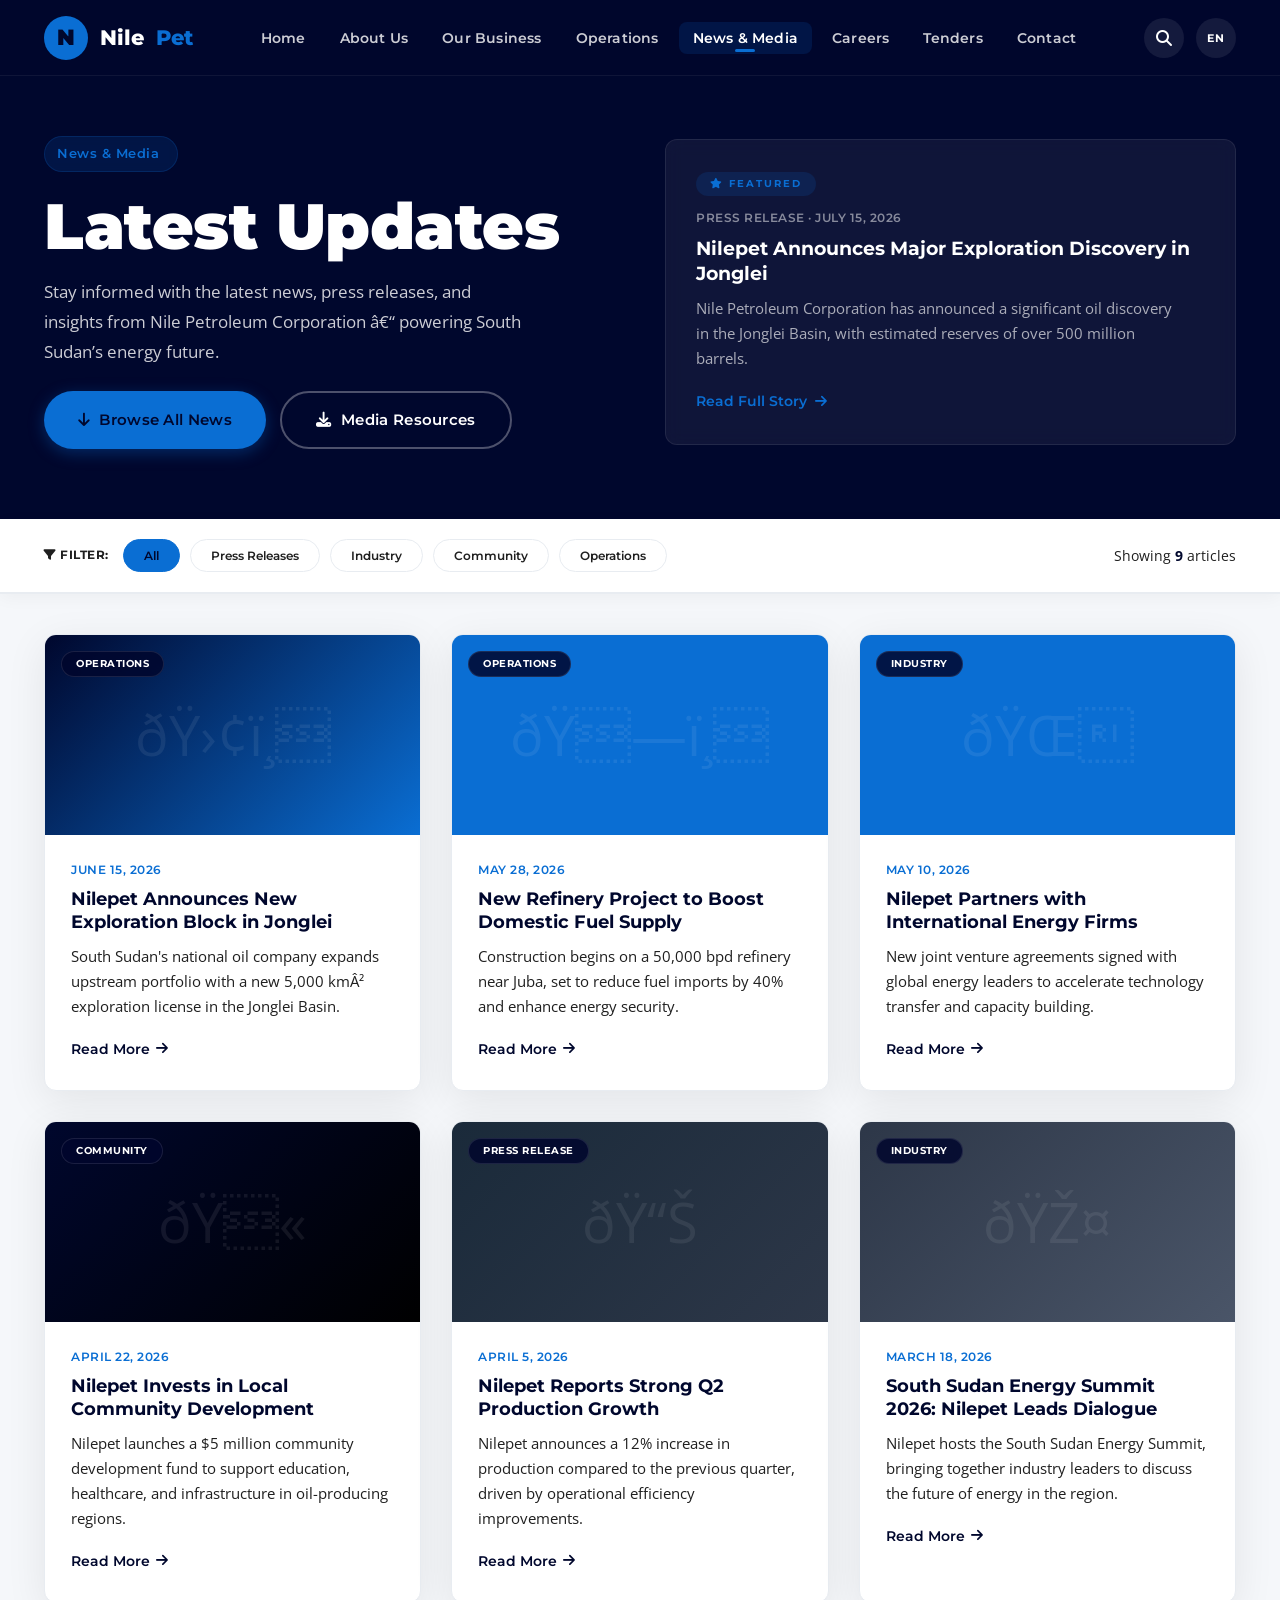
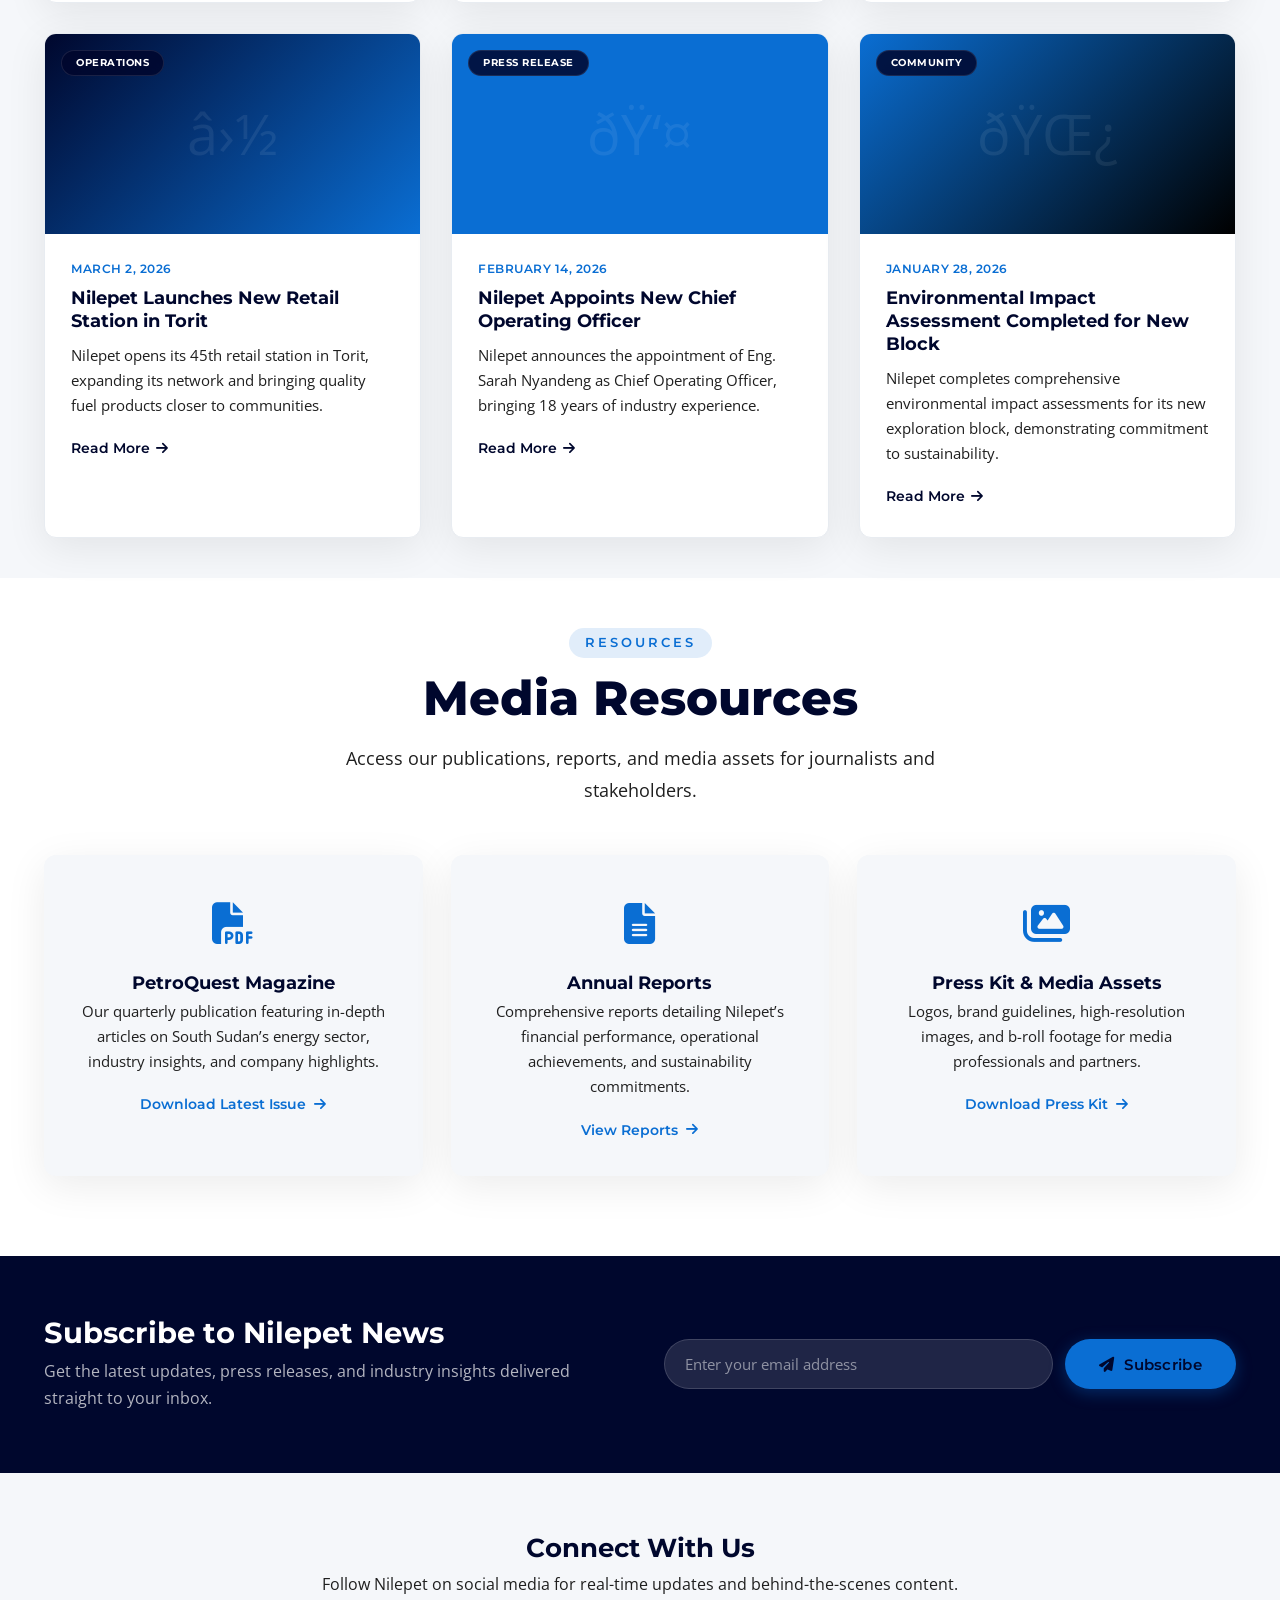
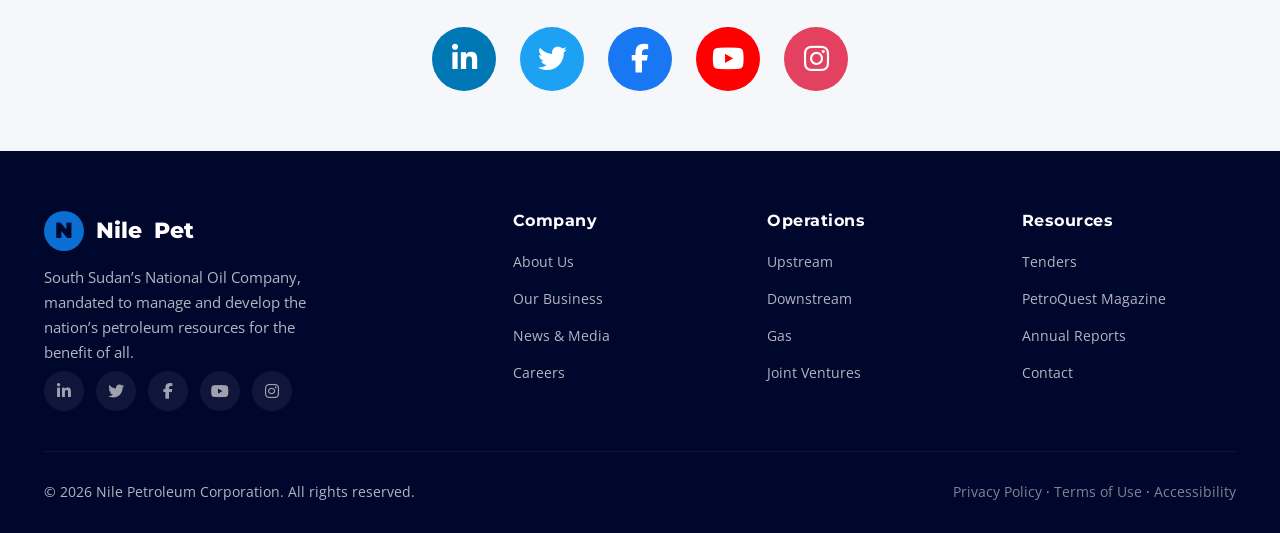
<file: news.html>
<!DOCTYPE html>
<html lang="en">
<head>
    <meta charset="UTF-8" />
    <meta name="viewport" content="width=device-width, initial-scale=1.0" />
    <title>News & Media â€“ Nile Petroleum Corporation</title>
    <meta name="description" content="Stay informed with the latest news, press releases, and media resources from Nile Petroleum Corporation, South Sudan's National Oil Company." />
    <link rel="preconnect" href="https://fonts.googleapis.com" />
    <link rel="preconnect" href="https://fonts.gstatic.com" crossorigin />
    <link href="https://fonts.googleapis.com/css2?family=Montserrat:wght@400;500;600;700;800;900&family=Open+Sans:wght@300;400;600;700&display=swap" rel="stylesheet" />
    <link rel="stylesheet" href="https://cdnjs.cloudflare.com/ajax/libs/font-awesome/6.5.0/css/all.min.css" />
    <style>
        /* ===== CSS Variables ===== */
        :root {
            --deep-blue: #00072D;
            --green: #000000;
            --gold: #0A6ED3;
            --white: #ffffff;
            --light-gray: #f5f7fa;
            --medium-gray: #e8ecf1;
            --text-dark: #000000;
            --text-muted: #1f1f1f;
            --shadow: 0 10px 40px rgba(0, 0, 0, 0.08);
            --shadow-hover: 0 20px 60px rgba(0, 0, 0, 0.15);
            --radius: 12px;
            --transition: all 0.3s cubic-bezier(0.25, 0.46, 0.45, 0.94);
            --font-heading: 'Montserrat', sans-serif;
            --font-body: 'Open Sans', sans-serif;
            --nav-height: 76px;
        }

        /* ===== Reset & Base ===== */
        *,
        *::before,
        *::after {
            margin: 0;
            padding: 0;
            box-sizing: border-box;
        }

        html {
            scroll-behavior: smooth;
            -webkit-font-smoothing: antialiased;
        }

        body {
            font-family: var(--font-body);
            color: var(--text-dark);
            background: var(--white);
            line-height: 1.7;
            overflow-x: hidden;
        }

        a {
            text-decoration: none;
            color: inherit;
        }
        ul {
            list-style: none;
        }
        .container {
            max-width: 1240px;
            margin: 0 auto;
            padding: 0 24px;
        }

        /* ===== Typography ===== */
        h1,
        h2,
        h3,
        h4,
        h5,
        h6 {
            font-family: var(--font-heading);
            font-weight: 700;
            line-height: 1.2;
        }

        .section-label {
            display: inline-block;
            font-family: var(--font-heading);
            font-weight: 600;
            font-size: 0.8rem;
            letter-spacing: 3px;
            text-transform: uppercase;
            color: var(--gold);
            background: rgba(10, 110, 211, 0.12);
            padding: 4px 16px;
            border-radius: 50px;
            margin-bottom: 12px;
        }

        .section-title {
            font-size: clamp(2rem, 4vw, 3rem);
            font-weight: 800;
            color: var(--deep-blue);
            margin-bottom: 16px;
        }

        .section-title span {
            color: var(--gold);
        }

        .section-sub {
            font-size: 1.1rem;
            color: var(--text-muted);
            max-width: 640px;
            line-height: 1.8;
        }

        .btn {
            display: inline-flex;
            align-items: center;
            gap: 10px;
            font-family: var(--font-heading);
            font-weight: 600;
            font-size: 0.95rem;
            padding: 14px 34px;
            border-radius: 50px;
            border: none;
            cursor: pointer;
            transition: var(--transition);
            text-decoration: none;
            letter-spacing: 0.3px;
        }

        .btn-primary {
            background: var(--gold);
            color: var(--deep-blue);
            box-shadow: 0 4px 16px rgba(10, 110, 211, 0.35);
        }
        .btn-primary:hover {
            background: #0A6ED3;
            transform: translateY(-2px);
            box-shadow: 0 8px 30px rgba(10, 110, 211, 0.45);
        }

        .btn-secondary-hero {
            background: transparent;
            color: var(--white);
            border: 2px solid rgba(255, 255, 255, 0.3);
            backdrop-filter: blur(4px);
        }
        .btn-secondary-hero:hover {
            background: rgba(255, 255, 255, 0.1);
            border-color: var(--white);
            transform: translateY(-2px);
        }

        /* ===== NAVIGATION ===== */
        .navbar {
            position: fixed;
            top: 0;
            left: 0;
            right: 0;
            z-index: 1000;
            height: var(--nav-height);
            background: rgba(0, 7, 45, 0.96);
            backdrop-filter: blur(12px);
            -webkit-backdrop-filter: blur(12px);
            border-bottom: 1px solid rgba(255, 255, 255, 0.06);
            transition: var(--transition);
        }

        .navbar.scrolled {
            background: rgba(0, 7, 45, 0.98);
            box-shadow: 0 4px 30px rgba(0, 0, 0, 0.2);
        }

        .navbar .container {
            display: flex;
            align-items: center;
            justify-content: space-between;
            height: 100%;
        }

        .nav-logo {
            display: flex;
            align-items: center;
            gap: 12px;
            font-family: var(--font-heading);
            font-weight: 800;
            font-size: 1.3rem;
            color: var(--white);
            flex-shrink: 0;
        }

        .nav-logo .logo-icon {
            width: 44px;
            height: 44px;
            background: var(--gold);
            border-radius: 50%;
            display: flex;
            align-items: center;
            justify-content: center;
            color: var(--deep-blue);
            font-size: 1.4rem;
            font-weight: 900;
            flex-shrink: 0;
        }

        .nav-logo span {
            color: var(--gold);
        }

        .nav-links {
            display: flex;
            align-items: center;
            gap: 6px;
        }

        .nav-links a {
            color: rgba(255, 255, 255, 0.8);
            font-family: var(--font-heading);
            font-weight: 600;
            font-size: 0.85rem;
            padding: 8px 14px;
            border-radius: 8px;
            transition: var(--transition);
            letter-spacing: 0.2px;
            position: relative;
        }

        .nav-links a:hover,
        .nav-links a.active {
            color: var(--white);
            background: rgba(10, 110, 211, 0.15);
        }

        .nav-links a.active::after {
            content: '';
            position: absolute;
            bottom: 2px;
            left: 50%;
            transform: translateX(-50%);
            width: 20px;
            height: 3px;
            background: var(--gold);
            border-radius: 4px;
        }

        .nav-actions {
            display: flex;
            align-items: center;
            gap: 12px;
            flex-shrink: 0;
        }

        .nav-actions .search-btn,
        .nav-actions .lang-btn {
            background: rgba(255, 255, 255, 0.08);
            border: none;
            color: var(--white);
            width: 40px;
            height: 40px;
            border-radius: 50%;
            font-size: 1rem;
            cursor: pointer;
            transition: var(--transition);
            display: flex;
            align-items: center;
            justify-content: center;
        }

        .nav-actions .search-btn:hover,
        .nav-actions .lang-btn:hover {
            background: rgba(10, 110, 211, 0.2);
            color: var(--gold);
        }

        .lang-btn {
            font-family: var(--font-heading);
            font-weight: 700;
            font-size: 0.7rem !important;
            letter-spacing: 0.5px;
        }

        .hamburger {
            display: none;
            flex-direction: column;
            gap: 5px;
            background: none;
            border: none;
            cursor: pointer;
            padding: 6px;
        }

        .hamburger span {
            display: block;
            width: 26px;
            height: 2.5px;
            background: var(--white);
            border-radius: 4px;
            transition: var(--transition);
        }

        .hamburger.active span:nth-child(1) {
            transform: rotate(45deg) translate(5px, 5px);
        }
        .hamburger.active span:nth-child(2) {
            opacity: 0;
        }
        .hamburger.active span:nth-child(3) {
            transform: rotate(-45deg) translate(5px, -5px);
        }

        /* ============================================================
           PAGE HERO
        ============================================================ */
        .page-hero {
            padding: calc(var(--nav-height) + 60px) 0 70px;
            background: var(--deep-blue);
            position: relative;
            overflow: hidden;
            min-height: 420px;
        }

        .page-hero-bg {
            position: absolute;
            inset: 0;
            background: url('https://images.unsplash.com/photo-1504711434969-e33886168f5c?w=1600&q=80') center/cover no-repeat;
            opacity: 0.10;
            transform: scale(1.05);
        }

        .page-hero-overlay {
            position: absolute;
            inset: 0;
            background: radial-gradient(ellipse at 30% 50%, rgba(0, 7, 45, 0.4) 0%, rgba(0, 7, 45, 0.9) 70%, #00072D 100%);
        }

        .page-hero .container {
            position: relative;
            z-index: 2;
            display: grid;
            grid-template-columns: 1fr 1fr;
            gap: 50px;
            align-items: center;
        }

        .page-hero .hero-content {
            max-width: 600px;
        }

        .page-hero .hero-badge {
            display: inline-flex;
            align-items: center;
            gap: 10px;
            background: rgba(10, 110, 211, 0.15);
            border: 1px solid rgba(10, 110, 211, 0.2);
            padding: 6px 18px 6px 12px;
            border-radius: 50px;
            color: var(--gold);
            font-family: var(--font-heading);
            font-weight: 600;
            font-size: 0.8rem;
            letter-spacing: 0.5px;
            margin-bottom: 20px;
            backdrop-filter: blur(4px);
        }

        .page-hero h1 {
            font-size: clamp(2.6rem, 5vw, 4rem);
            font-weight: 900;
            color: var(--white);
            line-height: 1.08;
            margin-bottom: 16px;
            letter-spacing: -0.5px;
        }

        .page-hero h1 .highlight {
            color: var(--gold);
        }

        .page-hero p {
            font-size: clamp(1rem, 1.3vw, 1.2rem);
            color: rgba(255, 255, 255, 0.8);
            max-width: 480px;
            line-height: 1.8;
            margin-bottom: 24px;
        }

        .page-hero .hero-cta {
            display: flex;
            gap: 14px;
            flex-wrap: wrap;
        }

        .hero-featured-teaser {
            background: rgba(255, 255, 255, 0.06);
            backdrop-filter: blur(8px);
            border-radius: var(--radius);
            padding: 28px 30px 30px;
            border: 1px solid rgba(255, 255, 255, 0.08);
            transition: var(--transition);
            min-height: 200px;
        }

        .hero-featured-teaser:hover {
            background: rgba(255, 255, 255, 0.10);
            transform: translateY(-4px);
            box-shadow: 0 20px 40px rgba(0, 0, 0, 0.2);
        }

        .hero-featured-teaser .teaser-label {
            display: inline-block;
            font-family: var(--font-heading);
            font-weight: 700;
            font-size: 0.65rem;
            letter-spacing: 2px;
            text-transform: uppercase;
            color: var(--gold);
            background: rgba(10, 110, 211, 0.15);
            padding: 3px 14px;
            border-radius: 50px;
            margin-bottom: 12px;
        }

        .hero-featured-teaser .teaser-category {
            font-size: 0.75rem;
            color: rgba(255, 255, 255, 0.5);
            font-weight: 600;
            font-family: var(--font-heading);
            letter-spacing: 0.5px;
            text-transform: uppercase;
        }

        .hero-featured-teaser h3 {
            font-size: 1.2rem;
            color: var(--white);
            margin: 8px 0 10px;
            line-height: 1.3;
        }

        .hero-featured-teaser p {
            font-size: 0.92rem;
            color: rgba(255, 255, 255, 0.65);
            line-height: 1.7;
            margin-bottom: 16px;
        }

        .hero-featured-teaser .teaser-link {
            display: inline-flex;
            align-items: center;
            gap: 8px;
            color: var(--gold);
            font-family: var(--font-heading);
            font-weight: 600;
            font-size: 0.85rem;
            transition: var(--transition);
        }

        .hero-featured-teaser .teaser-link:hover {
            gap: 14px;
            color: var(--white);
        }

        /* ============================================================
           NEWS FILTERS
        ============================================================ */
        .news-filters {
            background: var(--white);
            padding: 20px 0;
            border-bottom: 2px solid var(--medium-gray);
            position: sticky;
            top: var(--nav-height);
            z-index: 100;
            box-shadow: 0 4px 16px rgba(0, 0, 0, 0.04);
        }

        .news-filters .filter-wrap {
            display: flex;
            flex-wrap: wrap;
            gap: 10px;
            align-items: center;
            justify-content: space-between;
        }

        .news-filters .filter-left {
            display: flex;
            flex-wrap: wrap;
            gap: 10px;
            align-items: center;
        }

        .news-filters .filter-left .filter-label {
            font-family: var(--font-heading);
            font-weight: 700;
            font-size: 0.75rem;
            color: var(--text-muted);
            text-transform: uppercase;
            letter-spacing: 0.5px;
            margin-right: 4px;
        }

        .news-filters .filter-btn {
            padding: 8px 20px;
            border-radius: 50px;
            font-family: var(--font-heading);
            font-weight: 600;
            font-size: 0.78rem;
            border: 1.5px solid var(--medium-gray);
            background: transparent;
            color: var(--text-muted);
            cursor: pointer;
            transition: var(--transition);
        }

        .news-filters .filter-btn:hover {
            border-color: var(--gold);
            color: var(--deep-blue);
        }

        .news-filters .filter-btn.active {
            background: var(--gold);
            border-color: var(--gold);
            color: var(--deep-blue);
        }

        .news-filters .filter-right {
            font-size: 0.85rem;
            color: var(--text-muted);
        }

        .news-filters .filter-right strong {
            color: var(--deep-blue);
        }

        /* ============================================================
           NEWS GRID
        ============================================================ */
        .news-section {
            background: var(--light-gray);
            padding: 40px 0 40px;
        }

        .news-grid {
            display: grid;
            grid-template-columns: repeat(3, 1fr);
            gap: 30px;
        }

        .news-card {
            background: var(--white);
            border-radius: var(--radius);
            overflow: hidden;
            box-shadow: var(--shadow);
            transition: var(--transition);
            border: 1px solid var(--medium-gray);
        }

        .news-card:hover {
            transform: translateY(-8px);
            box-shadow: var(--shadow-hover);
        }

        .news-card .card-image {
            height: 200px;
            overflow: hidden;
            display: flex;
            align-items: center;
            justify-content: center;
            font-size: 3rem;
            color: rgba(255, 255, 255, 0.15);
            position: relative;
        }

        .news-card .card-image .category-badge {
            position: absolute;
            top: 16px;
            left: 16px;
            background: rgba(0, 7, 45, 0.85);
            backdrop-filter: blur(4px);
            color: var(--white);
            font-family: var(--font-heading);
            font-weight: 700;
            font-size: 0.6rem;
            letter-spacing: 0.5px;
            text-transform: uppercase;
            padding: 4px 14px;
            border-radius: 50px;
            border: 1px solid rgba(255, 255, 255, 0.1);
        }

        .news-card .card-body {
            padding: 24px 26px 28px;
        }

        .news-card .card-body .date {
            font-size: 0.78rem;
            color: var(--gold);
            font-weight: 600;
            font-family: var(--font-heading);
            letter-spacing: 0.5px;
            text-transform: uppercase;
            display: block;
            margin-bottom: 8px;
        }

        .news-card .card-body h3 {
            font-size: 1.1rem;
            color: var(--deep-blue);
            margin-bottom: 10px;
            line-height: 1.3;
        }

        .news-card .card-body p {
            font-size: 0.92rem;
            color: var(--text-muted);
            line-height: 1.7;
            margin-bottom: 16px;
        }

        .news-card .card-body .read-link {
            display: inline-flex;
            align-items: center;
            gap: 6px;
            font-family: var(--font-heading);
            font-weight: 600;
            font-size: 0.85rem;
            color: var(--deep-blue);
            transition: var(--transition);
        }

        .news-card .card-body .read-link:hover {
            color: var(--gold);
            gap: 12px;
        }

        /* ============================================================
           MEDIA RESOURCES
        ============================================================ */
        .media-resources {
            background: var(--white);
            padding: 50px 0 80px;
        }

        .media-resources .section-header {
            text-align: center;
            margin-bottom: 48px;
        }
        .media-resources .section-header .section-sub {
            margin: 0 auto;
        }

        .resources-grid {
            display: grid;
            grid-template-columns: repeat(3, 1fr);
            gap: 28px;
        }

        .resource-card {
            background: var(--light-gray);
            border-radius: var(--radius);
            padding: 32px 28px;
            box-shadow: var(--shadow);
            transition: var(--transition);
            text-align: center;
            border: 1px solid transparent;
        }

        .resource-card:hover {
            transform: translateY(-6px);
            box-shadow: var(--shadow-hover);
            border-color: var(--gold);
            background: var(--white);
        }

        .resource-card .res-icon {
            font-size: 2.6rem;
            color: var(--gold);
            margin-bottom: 14px;
        }

        .resource-card h4 {
            font-size: 1.1rem;
            color: var(--deep-blue);
            margin-bottom: 6px;
        }

        .resource-card p {
            font-size: 0.92rem;
            color: var(--text-muted);
            line-height: 1.7;
            margin-bottom: 16px;
        }

        .resource-card .res-link {
            display: inline-flex;
            align-items: center;
            gap: 8px;
            font-family: var(--font-heading);
            font-weight: 600;
            font-size: 0.85rem;
            color: var(--gold);
            transition: var(--transition);
        }

        .resource-card .res-link:hover {
            color: var(--deep-blue);
            gap: 14px;
        }

        /* ============================================================
           NEWSLETTER
        ============================================================ */
        .subscribe {
            background: var(--deep-blue);
            padding: 60px 0;
            color: var(--white);
        }

        .subscribe-grid {
            display: grid;
            grid-template-columns: 1fr 1fr;
            gap: 48px;
            align-items: center;
        }

        .subscribe-grid .sub-content h2 {
            font-size: 1.8rem;
            color: var(--white);
            margin-bottom: 8px;
        }

        .subscribe-grid .sub-content h2 span {
            color: var(--gold);
        }

        .subscribe-grid .sub-content p {
            color: rgba(255, 255, 255, 0.7);
            font-size: 1rem;
        }

        .subscribe-grid .sub-form {
            display: flex;
            gap: 12px;
            flex-wrap: wrap;
        }

        .subscribe-grid .sub-form input[type="email"] {
            flex: 1;
            min-width: 200px;
            padding: 14px 20px;
            border-radius: 50px;
            border: none;
            font-family: var(--font-body);
            font-size: 0.95rem;
            background: rgba(255, 255, 255, 0.12);
            color: var(--white);
            border: 1px solid rgba(255, 255, 255, 0.15);
            transition: var(--transition);
        }

        .subscribe-grid .sub-form input[type="email"]::placeholder {
            color: rgba(255, 255, 255, 0.5);
        }

        .subscribe-grid .sub-form input[type="email"]:focus {
            outline: none;
            background: rgba(255, 255, 255, 0.2);
            border-color: var(--gold);
        }

        .subscribe-grid .sub-form .btn {
            flex-shrink: 0;
        }

        /* ============================================================
           SOCIAL
        ============================================================ */
        .social-feed {
            background: var(--light-gray);
            padding: 60px 0;
            text-align: center;
        }

        .social-feed h2 {
            font-size: 1.6rem;
            color: var(--deep-blue);
            margin-bottom: 8px;
        }

        .social-feed h2 span {
            color: var(--gold);
        }

        .social-feed p {
            color: var(--text-muted);
            margin-bottom: 28px;
        }

        .social-icons-large {
            display: flex;
            gap: 24px;
            justify-content: center;
            flex-wrap: wrap;
        }

        .social-icons-large a {
            width: 64px;
            height: 64px;
            border-radius: 50%;
            display: flex;
            align-items: center;
            justify-content: center;
            font-size: 1.8rem;
            color: var(--white);
            transition: var(--transition);
            background: var(--deep-blue);
        }

        .social-icons-large a:hover {
            transform: translateY(-6px) scale(1.05);
            box-shadow: var(--shadow-hover);
        }

        .social-icons-large a.linkedin {
            background: #0077b5;
        }
        .social-icons-large a.twitter {
            background: #1da1f2;
        }
        .social-icons-large a.facebook {
            background: #1877f2;
        }
        .social-icons-large a.youtube {
            background: #ff0000;
        }
        .social-icons-large a.instagram {
            background: #e4405f;
        }

        /* ============================================================
           FOOTER
        ============================================================ */
        .footer {
            background: var(--deep-blue);
            color: rgba(255, 255, 255, 0.7);
            padding: 60px 0 30px;
        }

        .footer-grid {
            display: grid;
            grid-template-columns: 2fr 1fr 1fr 1fr;
            gap: 40px;
            padding-bottom: 40px;
            border-bottom: 1px solid rgba(255, 255, 255, 0.06);
        }

        .footer-brand .logo {
            display: flex;
            align-items: center;
            gap: 12px;
            font-family: var(--font-heading);
            font-weight: 800;
            font-size: 1.4rem;
            color: var(--white);
            margin-bottom: 14px;
        }

        .footer-brand .logo .logo-icon {
            width: 40px;
            height: 40px;
            background: var(--gold);
            border-radius: 50%;
            display: flex;
            align-items: center;
            justify-content: center;
            color: var(--deep-blue);
            font-weight: 900;
        }

        .footer-brand p {
            font-size: 0.92rem;
            line-height: 1.7;
            max-width: 300px;
        }

        .footer h4 {
            color: var(--white);
            font-size: 1rem;
            font-weight: 700;
            margin-bottom: 18px;
            letter-spacing: 0.5px;
        }

        .footer ul li {
            margin-bottom: 10px;
        }

        .footer ul li a {
            font-size: 0.9rem;
            transition: var(--transition);
        }

        .footer ul li a:hover {
            color: var(--gold);
        }

        .footer .social-links {
            display: flex;
            gap: 12px;
            margin-top: 6px;
        }

        .footer .social-links a {
            width: 40px;
            height: 40px;
            background: rgba(255, 255, 255, 0.06);
            border-radius: 50%;
            display: flex;
            align-items: center;
            justify-content: center;
            transition: var(--transition);
            font-size: 1rem;
            color: rgba(255, 255, 255, 0.6);
        }

        .footer .social-links a:hover {
            background: var(--gold);
            color: var(--deep-blue);
            transform: translateY(-3px);
        }

        .footer-bottom {
            display: flex;
            justify-content: space-between;
            align-items: center;
            flex-wrap: wrap;
            gap: 16px;
            padding-top: 28px;
            font-size: 0.85rem;
        }

        .footer-bottom a {
            color: rgba(255, 255, 255, 0.5);
            transition: var(--transition);
        }

        .footer-bottom a:hover {
            color: var(--gold);
        }

        /* ============================================================
           RESPONSIVE
        ============================================================ */
        @media (max-width: 1024px) {
            .news-grid {
                grid-template-columns: repeat(2, 1fr);
            }
            .resources-grid {
                grid-template-columns: repeat(2, 1fr);
            }
            .footer-grid {
                grid-template-columns: 1fr 1fr;
            }
            .page-hero .container {
                grid-template-columns: 1fr;
                gap: 30px;
            }
            .page-hero {
                min-height: auto;
                padding: calc(var(--nav-height) + 40px) 0 50px;
            }
            .page-hero .hero-content {
                max-width: 100%;
            }
            .page-hero p {
                max-width: 100%;
            }
        }

        @media (max-width: 900px) {
            .subscribe-grid {
                grid-template-columns: 1fr;
                gap: 30px;
                text-align: center;
            }
            .subscribe-grid .sub-form {
                justify-content: center;
            }
        }

        @media (max-width: 768px) {
            :root {
                --nav-height: 64px;
            }

            .nav-links {
                position: fixed;
                top: var(--nav-height);
                left: 0;
                right: 0;
                background: rgba(0, 7, 45, 0.98);
                backdrop-filter: blur(12px);
                flex-direction: column;
                padding: 24px 28px 32px;
                gap: 4px;
                transform: translateY(-120%);
                transition: var(--transition);
                border-bottom: 1px solid rgba(255, 255, 255, 0.06);
                box-shadow: 0 20px 40px rgba(0, 0, 0, 0.3);
                max-height: calc(100vh - var(--nav-height));
                overflow-y: auto;
            }

            .nav-links.open {
                transform: translateY(0);
            }

            .nav-links a {
                font-size: 1rem;
                padding: 12px 16px;
                width: 100%;
                border-radius: 8px;
            }

            .nav-links a.active::after {
                display: none;
            }

            .nav-links a.active {
                background: rgba(10, 110, 211, 0.15);
                color: var(--gold);
            }

            .hamburger {
                display: flex;
            }

            .nav-actions .search-btn,
            .nav-actions .lang-btn {
                width: 36px;
                height: 36px;
                font-size: 0.9rem;
            }

            .page-hero {
                padding: calc(var(--nav-height) + 28px) 0 36px;
            }
            .page-hero h1 {
                font-size: 2.2rem;
            }
            .page-hero .hero-cta {
                flex-direction: column;
            }
            .page-hero .hero-cta .btn {
                width: 100%;
                justify-content: center;
            }

            .hero-featured-teaser {
                padding: 20px 22px 24px;
            }
            .hero-featured-teaser h3 {
                font-size: 1rem;
            }

            .news-filters {
                position: relative;
                top: 0;
                padding: 14px 0;
            }
            .news-filters .filter-wrap {
                flex-direction: column;
                align-items: stretch;
                gap: 12px;
            }
            .news-filters .filter-left {
                flex-wrap: wrap;
            }
            .news-filters .filter-btn {
                padding: 6px 14px;
                font-size: 0.7rem;
            }
            .news-filters .filter-right {
                text-align: center;
                font-size: 0.8rem;
            }

            .news-section {
                padding: 30px 0 30px;
            }

            .news-grid {
                grid-template-columns: 1fr;
                max-width: 500px;
                margin: 0 auto;
            }

            .media-resources {
                padding: 40px 0 60px;
            }

            .resources-grid {
                grid-template-columns: 1fr;
                max-width: 400px;
                margin: 0 auto;
            }

            .footer-grid {
                grid-template-columns: 1fr;
                gap: 32px;
            }

            .footer-bottom {
                flex-direction: column;
                text-align: center;
            }

            .subscribe-grid .sub-form {
                flex-direction: column;
                align-items: stretch;
            }
            .subscribe-grid .sub-form input[type="email"] {
                width: 100%;
            }
            .subscribe-grid .sub-form .btn {
                width: 100%;
                justify-content: center;
            }

            .social-icons-large a {
                width: 52px;
                height: 52px;
                font-size: 1.4rem;
            }
        }

        @media (max-width: 480px) {
            .container {
                padding: 0 16px;
            }

            .nav-logo {
                font-size: 1rem;
            }
            .nav-logo .logo-icon {
                width: 36px;
                height: 36px;
                font-size: 1.1rem;
            }

            .page-hero h1 {
                font-size: 1.8rem;
            }

            .news-card .card-image {
                height: 160px;
                font-size: 2.2rem;
            }
            .news-card .card-body {
                padding: 18px 20px 22px;
            }
            .news-card .card-body h3 {
                font-size: 1rem;
            }

            .social-icons-large a {
                width: 44px;
                height: 44px;
                font-size: 1.2rem;
            }
            .social-icons-large {
                gap: 14px;
            }

            .news-section {
                padding: 20px 0 20px;
            }

            .media-resources {
                padding: 30px 0 50px;
            }
        }

        /* ============================================================
           ANIMATIONS
        ============================================================ */
        .fade-up {
            opacity: 0;
            transform: translateY(30px);
            transition: all 0.7s ease;
        }

        .fade-up.visible {
            opacity: 1;
            transform: translateY(0);
        }

        /* ============================================================
           SCROLLBAR
        ============================================================ */
        ::-webkit-scrollbar {
            width: 8px;
        }
        ::-webkit-scrollbar-track {
            background: var(--light-gray);
        }
        ::-webkit-scrollbar-thumb {
            background: var(--deep-blue);
            border-radius: 8px;
        }
        ::-webkit-scrollbar-thumb:hover {
            background: var(--gold);
        }

        /* ============================================================
           UTILITY
        ============================================================ */
        .text-center {
            text-align: center;
        }
    </style>
</head>
<body>

    <!-- ===== NAVBAR ===== -->
    <nav class="navbar" id="navbar" role="navigation" aria-label="Main navigation">
        <div class="container">
            <a href="index.html" class="nav-logo" aria-label="Nile Petroleum Corporation Home">
                <span class="logo-icon">N</span>
                Nile<span>Pet</span>
            </a>

            <ul class="nav-links" id="navLinks" role="menubar">
                <li role="none"><a href="index.html" role="menuitem">Home</a></li>
                <li role="none"><a href="about.html" role="menuitem">About Us</a></li>
                <li role="none"><a href="business.html" role="menuitem">Our Business</a></li>
                <li role="none"><a href="operations.html" role="menuitem">Operations</a></li>
                <li role="none"><a href="news.html" role="menuitem" class="active">News &amp; Media</a></li>
                <li role="none"><a href="careers.html" role="menuitem">Careers</a></li>
                <li role="none"><a href="tenders.html" role="menuitem">Tenders</a></li>
                <li role="none"><a href="index.html#contact" role="menuitem">Contact</a></li>
            </ul>

            <div class="nav-actions">
                <button class="search-btn" aria-label="Search" title="Search">
                    <i class="fas fa-search"></i>
                </button>
                <button class="lang-btn" aria-label="Toggle language" title="Language">
                    EN
                </button>
                <button class="hamburger" id="hamburger" aria-label="Toggle menu" aria-expanded="false">
                    <span></span>
                    <span></span>
                    <span></span>
                </button>
            </div>
        </div>
    </nav>

    <!-- ============================================================
    PAGE HERO
    ============================================================ -->
    <section class="page-hero" id="hero">
        <div class="page-hero-bg" aria-hidden="true"></div>
        <div class="page-hero-overlay" aria-hidden="true"></div>
        <div class="container">
            <div class="hero-content">
                <div class="hero-badge">
                     News &amp; Media
                </div>
                <h1>
                    Latest Updates
                </h1>
                <p>
                    Stay informed with the latest news, press releases, and insights from
                    Nile Petroleum Corporation â€“ powering South Sudan&rsquo;s energy future.
                </p>
                <div class="hero-cta">
                    <a href="#news-grid" class="btn btn-primary">
                        <i class="fas fa-arrow-down"></i> Browse All News
                    </a>
                    <a href="#resources" class="btn btn-secondary-hero">
                        <i class="fas fa-download"></i> Media Resources
                    </a>
                </div>
            </div>

            <!-- Featured Story Teaser -->
            <div class="hero-featured-teaser">
                <span class="teaser-label"><i class="fas fa-star"></i> Featured</span>
                <div class="teaser-category">Press Release &middot; July 15, 2026</div>
                <h3>Nilepet Announces Major Exploration Discovery in Jonglei</h3>
                <p>
                    Nile Petroleum Corporation has announced a significant oil discovery in the
                    Jonglei Basin, with estimated reserves of over 500 million barrels.
                </p>
                <a href="#" class="teaser-link">
                    Read Full Story <i class="fas fa-arrow-right"></i>
                </a>
            </div>
        </div>
    </section>

    <!-- ============================================================
    NEWS FILTERS
    ============================================================ -->
    <section class="news-filters" id="filters">
        <div class="container">
            <div class="filter-wrap">
                <div class="filter-left">
                    <span class="filter-label"><i class="fas fa-filter"></i> Filter:</span>
                    <button class="filter-btn active" data-filter="all">All</button>
                    <button class="filter-btn" data-filter="press-release">Press Releases</button>
                    <button class="filter-btn" data-filter="industry">Industry</button>
                    <button class="filter-btn" data-filter="community">Community</button>
                    <button class="filter-btn" data-filter="operations">Operations</button>
                </div>
                <div class="filter-right">
                    Showing <strong id="countDisplay">9</strong> articles
                </div>
            </div>
        </div>
    </section>

    <!-- ============================================================
    NEWS GRID
    ============================================================ -->
    <section class="news-section" id="news-grid">
        <div class="container">
            <div class="news-grid" id="newsContainer">
                <!-- News cards populated by JavaScript -->
            </div>
        </div>
    </section>

    <!-- ============================================================
    MEDIA RESOURCES
    ============================================================ -->
    <section class="media-resources" id="resources">
        <div class="container">
            <div class="section-header">
                <span class="section-label"></i> Resources</span>
                <h2 class="section-title">Media Resources</h2>
                <p class="section-sub">
                    Access our publications, reports, and media assets for journalists and stakeholders.
                </p>
            </div>
            <div class="resources-grid">
                <div class="resource-card">
                    <div class="res-icon"><i class="fas fa-file-pdf"></i></div>
                    <h4>PetroQuest Magazine</h4>
                    <p>
                        Our quarterly publication featuring in-depth articles on South Sudan&rsquo;s
                        energy sector, industry insights, and company highlights.
                    </p>
                    <a href="#" class="res-link">
                        Download Latest Issue <i class="fas fa-arrow-right"></i>
                    </a>
                </div>
                <div class="resource-card">
                    <div class="res-icon"><i class="fas fa-file-alt"></i></div>
                    <h4>Annual Reports</h4>
                    <p>
                        Comprehensive reports detailing Nilepet&rsquo;s financial performance,
                        operational achievements, and sustainability commitments.
                    </p>
                    <a href="#" class="res-link">
                        View Reports <i class="fas fa-arrow-right"></i>
                    </a>
                </div>
                <div class="resource-card">
                    <div class="res-icon"><i class="fas fa-images"></i></div>
                    <h4>Press Kit &amp; Media Assets</h4>
                    <p>
                        Logos, brand guidelines, high-resolution images, and b-roll footage
                        for media professionals and partners.
                    </p>
                    <a href="#" class="res-link">
                        Download Press Kit <i class="fas fa-arrow-right"></i>
                    </a>
                </div>
            </div>
        </div>
    </section>

    <!-- ============================================================
    NEWSLETTER SUBSCRIBE
    ============================================================ -->
    <section class="subscribe">
        <div class="container">
            <div class="subscribe-grid">
                <div class="sub-content">
                    <h2>Subscribe to Nilepet News</h2>
                    <p>
                        Get the latest updates, press releases, and industry insights delivered
                        straight to your inbox.
                    </p>
                </div>
                <form class="sub-form" id="subscribeForm">
                    <input type="email" id="subscriberEmail" name="email" placeholder="Enter your email address" required />
                    <button type="submit" class="btn btn-primary">
                        <i class="fas fa-paper-plane"></i> Subscribe
                    </button>
                </form>
            </div>
        </div>
    </section>

    <!-- ============================================================
    SOCIAL FEED
    ============================================================ -->
    <section class="social-feed">
        <div class="container">
            <h2>Connect With Us</h2>
            <p>Follow Nilepet on social media for real-time updates and behind-the-scenes content.</p>
            <div class="social-icons-large">
                <a href="#" class="linkedin" aria-label="LinkedIn"><i class="fab fa-linkedin-in"></i></a>
                <a href="#" class="twitter" aria-label="Twitter"><i class="fab fa-twitter"></i></a>
                <a href="#" class="facebook" aria-label="Facebook"><i class="fab fa-facebook-f"></i></a>
                <a href="#" class="youtube" aria-label="YouTube"><i class="fab fa-youtube"></i></a>
                <a href="#" class="instagram" aria-label="Instagram"><i class="fab fa-instagram"></i></a>
            </div>
        </div>
    </section>

    <!-- ===== FOOTER ===== -->
    <footer class="footer" role="contentinfo">
        <div class="container">
            <div class="footer-grid">
                <div class="footer-brand">
                    <div class="logo">
                        <span class="logo-icon">N</span>
                        Nile<span>Pet</span>
                    </div>
                    <p>
                        South Sudan&rsquo;s National Oil Company, mandated to manage and develop
                        the nation&rsquo;s petroleum resources for the benefit of all.
                    </p>
                    <div class="social-links">
                        <a href="#" aria-label="LinkedIn"><i class="fab fa-linkedin-in"></i></a>
                        <a href="#" aria-label="Twitter"><i class="fab fa-twitter"></i></a>
                        <a href="#" aria-label="Facebook"><i class="fab fa-facebook-f"></i></a>
                        <a href="#" aria-label="YouTube"><i class="fab fa-youtube"></i></a>
                        <a href="#" aria-label="Instagram"><i class="fab fa-instagram"></i></a>
                    </div>
                </div>
                <div>
                    <h4>Company</h4>
                    <ul>
                        <li><a href="about.html">About Us</a></li>
                        <li><a href="business.html">Our Business</a></li>
                        <li><a href="news.html">News &amp; Media</a></li>
                        <li><a href="careers.html">Careers</a></li>
                    </ul>
                </div>
                <div>
                    <h4>Operations</h4>
                    <ul>
                        <li><a href="operations.html">Upstream</a></li>
                        <li><a href="operations.html">Downstream</a></li>
                        <li><a href="operations.html">Gas</a></li>
                        <li><a href="operations.html">Joint Ventures</a></li>
                    </ul>
                </div>
                <div>
                    <h4>Resources</h4>
                    <ul>
                        <li><a href="tenders.html">Tenders</a></li>
                        <li><a href="news.html">PetroQuest Magazine</a></li>
                        <li><a href="news.html">Annual Reports</a></li>
                        <li><a href="index.html#contact">Contact</a></li>
                    </ul>
                </div>
            </div>
            <div class="footer-bottom">
                <span>&copy; 2026 Nile Petroleum Corporation. All rights reserved.</span>
                <span>
                    <a href="#">Privacy Policy</a> &middot;
                    <a href="#">Terms of Use</a> &middot;
                    <a href="#">Accessibility</a>
                </span>
            </div>
        </div>
    </footer>

    <!-- ============================================================
    SCRIPTS
    ============================================================ -->
    <script>
        document.addEventListener('DOMContentLoaded', function() {

            // ---- Mobile Menu ----
            const hamburger = document.getElementById('hamburger');
            const navLinks = document.getElementById('navLinks');

            hamburger.addEventListener('click', function() {
                const expanded = this.getAttribute('aria-expanded') === 'true' ? false : true;
                this.setAttribute('aria-expanded', expanded);
                this.classList.toggle('active');
                navLinks.classList.toggle('open');
            });

            document.querySelectorAll('.nav-links a').forEach(link => {
                link.addEventListener('click', function() {
                    hamburger.classList.remove('active');
                    hamburger.setAttribute('aria-expanded', 'false');
                    navLinks.classList.remove('open');
                });
            });

            // ---- Sticky Navbar ----
            const navbar = document.getElementById('navbar');
            window.addEventListener('scroll', function() {
                const currentScroll = window.pageYOffset || document.documentElement.scrollTop;
                if (currentScroll > 60) {
                    navbar.classList.add('scrolled');
                } else {
                    navbar.classList.remove('scrolled');
                }
            });

            // ---- Search ----
            document.querySelector('.search-btn').addEventListener('click', function() {
                alert('ðŸ” Search functionality coming soon.');
            });

            // ---- Language toggle ----
            const langBtn = document.querySelector('.lang-btn');
            let lang = 'EN';
            langBtn.addEventListener('click', function() {
                lang = lang === 'EN' ? 'AR' : 'EN';
                this.textContent = lang;
            });

            // ============================================================
            //  NEWS DATA & FILTERING
            // ============================================================
            const newsData = [{
                id: 1,
                title: 'Nilepet Announces New Exploration Block in Jonglei',
                date: 'June 15, 2026',
                category: 'operations',
                categoryLabel: 'Operations',
                summary: 'South Sudan\'s national oil company expands upstream portfolio with a new 5,000 kmÂ² exploration license in the Jonglei Basin.',
                image: 'ðŸ›¢ï¸',
                bg: 'linear-gradient(135deg, #00072D 0%, #0A6ED3 100%)'
            }, {
                id: 2,
                title: 'New Refinery Project to Boost Domestic Fuel Supply',
                date: 'May 28, 2026',
                category: 'operations',
                categoryLabel: 'Operations',
                summary: 'Construction begins on a 50,000 bpd refinery near Juba, set to reduce fuel imports by 40% and enhance energy security.',
                image: 'ðŸ—ï¸',
                bg: 'linear-gradient(135deg, #0A6ED3 0%, #0A6ED3 100%)'
            }, {
                id: 3,
                title: 'Nilepet Partners with International Energy Firms',
                date: 'May 10, 2026',
                category: 'industry',
                categoryLabel: 'Industry',
                summary: 'New joint venture agreements signed with global energy leaders to accelerate technology transfer and capacity building.',
                image: 'ðŸŒ',
                bg: 'linear-gradient(135deg, #0A6ED3 0%, #0A6ED3 100%)'
            }, {
                id: 4,
                title: 'Nilepet Invests in Local Community Development',
                date: 'April 22, 2026',
                category: 'community',
                categoryLabel: 'Community',
                summary: 'Nilepet launches a $5 million community development fund to support education, healthcare, and infrastructure in oil-producing regions.',
                image: 'ðŸ«',
                bg: 'linear-gradient(135deg, #00072D 0%, #000000 100%)'
            }, {
                id: 5,
                title: 'Nilepet Reports Strong Q2 Production Growth',
                date: 'April 5, 2026',
                category: 'press-release',
                categoryLabel: 'Press Release',
                summary: 'Nilepet announces a 12% increase in production compared to the previous quarter, driven by operational efficiency improvements.',
                image: 'ðŸ“Š',
                bg: 'linear-gradient(135deg, #1a2a3a 0%, #2d3748 100%)'
            }, {
                id: 6,
                title: 'South Sudan Energy Summit 2026: Nilepet Leads Dialogue',
                date: 'March 18, 2026',
                category: 'industry',
                categoryLabel: 'Industry',
                summary: 'Nilepet hosts the South Sudan Energy Summit, bringing together industry leaders to discuss the future of energy in the region.',
                image: 'ðŸŽ¤',
                bg: 'linear-gradient(135deg, #2d3748 0%, #4a5568 100%)'
            }, {
                id: 7,
                title: 'Nilepet Launches New Retail Station in Torit',
                date: 'March 2, 2026',
                category: 'operations',
                categoryLabel: 'Operations',
                summary: 'Nilepet opens its 45th retail station in Torit, expanding its network and bringing quality fuel products closer to communities.',
                image: 'â›½',
                bg: 'linear-gradient(135deg, #00072D 0%, #0A6ED3 100%)'
            }, {
                id: 8,
                title: 'Nilepet Appoints New Chief Operating Officer',
                date: 'February 14, 2026',
                category: 'press-release',
                categoryLabel: 'Press Release',
                summary: 'Nilepet announces the appointment of Eng. Sarah Nyandeng as Chief Operating Officer, bringing 18 years of industry experience.',
                image: 'ðŸ‘¤',
                bg: 'linear-gradient(135deg, #0A6ED3 0%, #0A6ED3 100%)'
            }, {
                id: 9,
                title: 'Environmental Impact Assessment Completed for New Block',
                date: 'January 28, 2026',
                category: 'community',
                categoryLabel: 'Community',
                summary: 'Nilepet completes comprehensive environmental impact assessments for its new exploration block, demonstrating commitment to sustainability.',
                image: 'ðŸŒ¿',
                bg: 'linear-gradient(135deg, #0A6ED3 0%, #000000 100%)'
            }];

            const newsContainer = document.getElementById('newsContainer');
            const filterButtons = document.querySelectorAll('.filter-btn');
            const countDisplay = document.getElementById('countDisplay');

            function renderNews(category) {
                const filtered = category === 'all' ?
                    newsData :
                    newsData.filter(item => item.category === category);

                countDisplay.textContent = filtered.length;

                if (filtered.length === 0) {
                    newsContainer.innerHTML = `
                            <div style="grid-column: 1 / -1; text-align: center; padding: 60px 20px; color: var(--text-muted);">
                                <i class="fas fa-inbox" style="font-size: 2.5rem; color: var(--medium-gray); margin-bottom: 12px; display: block;"></i>
                                <h4 style="font-size: 1.2rem; color: var(--text-dark);">No news found</h4>
                                <p>Try selecting a different category.</p>
                            </div>
                        `;
                    return;
                }

                newsContainer.innerHTML = filtered.map(item => `
                        <article class="news-card">
                            <div class="card-image" style="background: ${item.bg};">
                                <span style="opacity:0.5; font-size:3.5rem;">${item.image}</span>
                                <span class="category-badge">${item.categoryLabel}</span>
                            </div>
                            <div class="card-body">
                                <span class="date">${item.date}</span>
                                <h3>${item.title}</h3>
                                <p>${item.summary}</p>
                                <a href="#" class="read-link">Read More <i class="fas fa-arrow-right"></i></a>
                            </div>
                        </article>
                    `).join('');
            }

            // Filter button click handlers
            filterButtons.forEach(btn => {
                btn.addEventListener('click', function() {
                    filterButtons.forEach(b => b.classList.remove('active'));
                    this.classList.add('active');
                    const filter = this.dataset.filter;
                    renderNews(filter);
                });
            });

            // Initial render
            renderNews('all');

            // ---- Smooth scroll for "Browse All News" button ----
            document.querySelector('.hero-cta .btn-primary').addEventListener('click', function(e) {
                e.preventDefault();
                const target = document.querySelector('#news-grid');
                if (target) {
                    const offsetTop = target.getBoundingClientRect().top + window.pageYOffset -
                        parseInt(getComputedStyle(document.documentElement).getPropertyValue('--nav-height')) -
                        20;
                    window.scrollTo({ top: offsetTop, behavior: 'smooth' });
                }
            });

            const subscribeForm = document.getElementById('subscribeForm');
            if (subscribeForm) {
                subscribeForm.addEventListener('submit', function(e) {
                    e.preventDefault();
                    const emailInput = document.getElementById('subscriberEmail');
                    const submitButton = subscribeForm.querySelector('button[type="submit"]');
                    const originalText = submitButton.innerHTML;
                    submitButton.disabled = true;
                    submitButton.innerHTML = '<i class="fas fa-spinner fa-spin"></i> Subscribing...';

                    const formData = new FormData();
                    formData.append('email', emailInput.value.trim());

                    fetch('php/subscribe.php', {
                        method: 'POST',
                        body: formData
                    })
                    .then(response => response.json())
                    .then(result => {
                        if (!result.success) {
                            throw new Error(result.message || 'Subscription failed.');
                        }
                        alert('✅ Thank you for subscribing! You will receive our latest news updates.');
                        subscribeForm.reset();
                    })
                    .catch(error => {
                        alert(error.message || 'Unable to subscribe right now. Please try again later.');
                    })
                    .finally(() => {
                        submitButton.disabled = false;
                        submitButton.innerHTML = originalText;
                    });
                });
            }

        });
    </script>

</body>
</html>
</file>
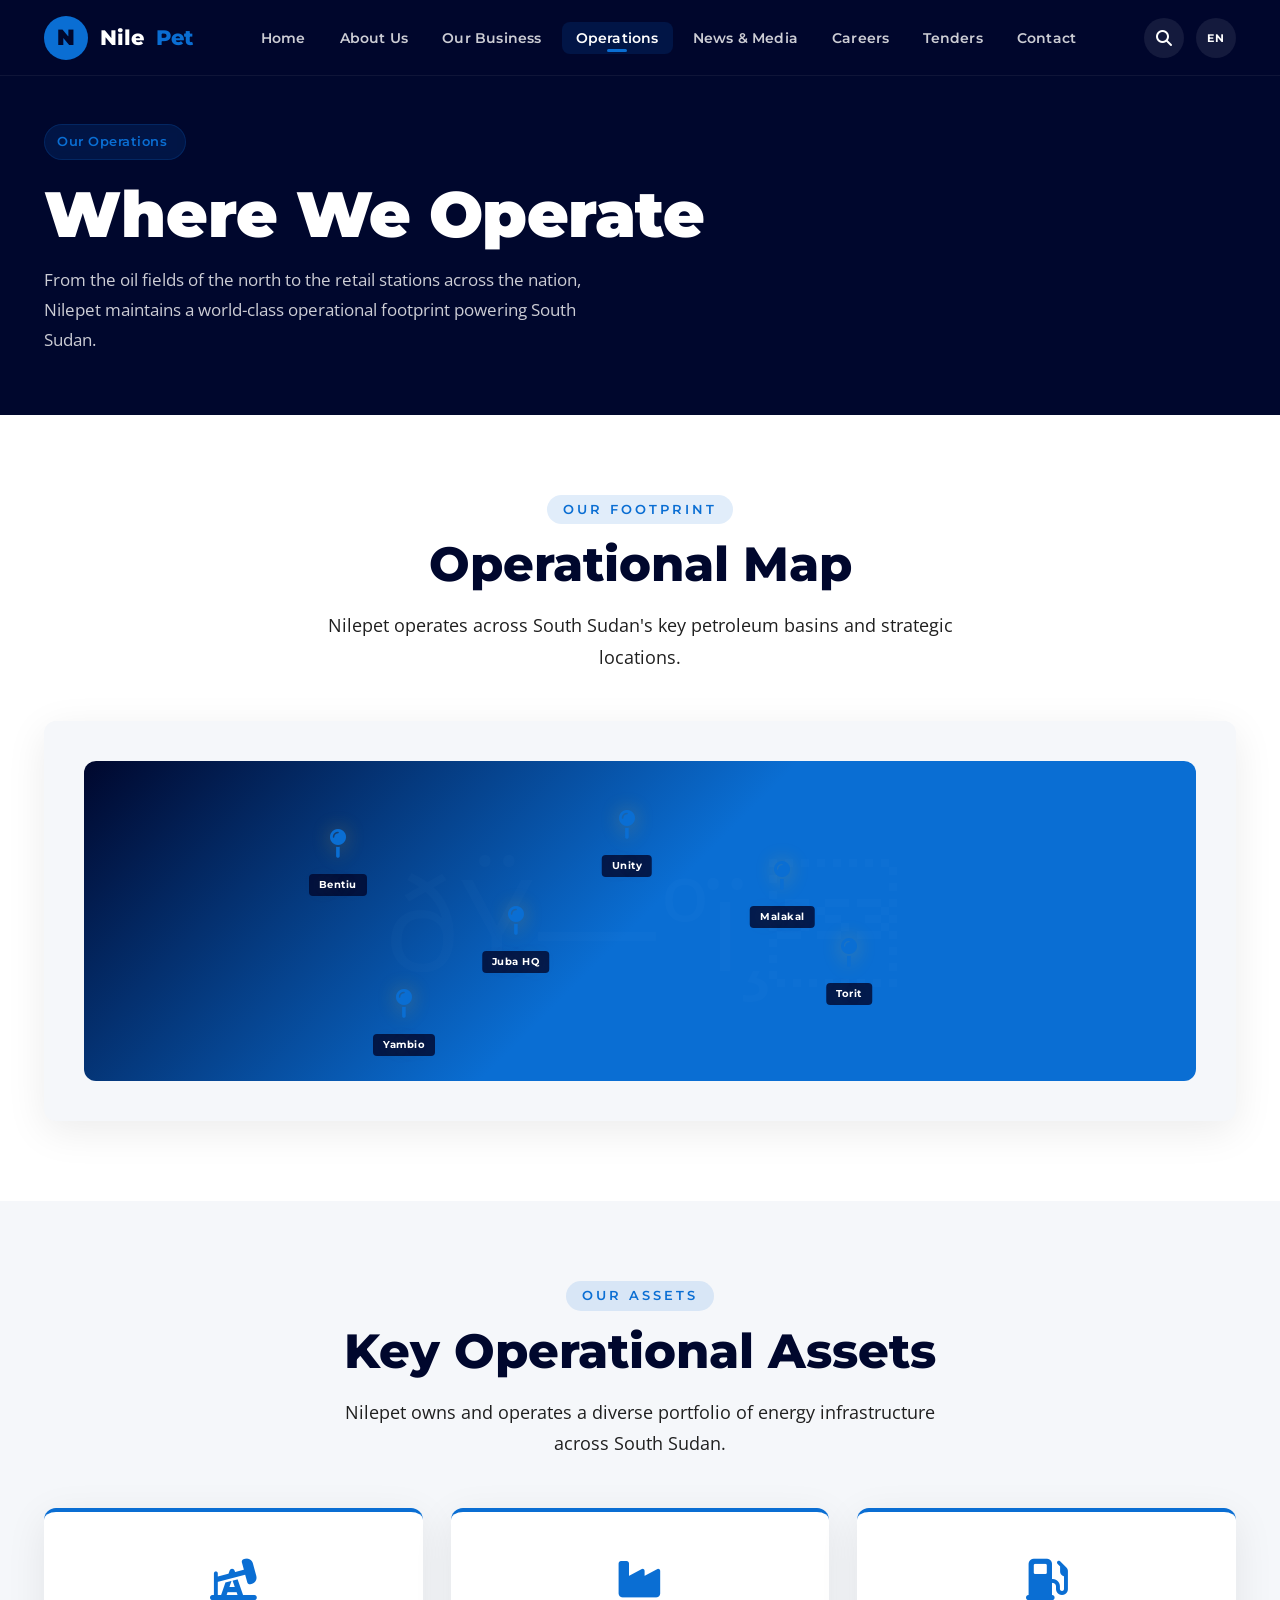
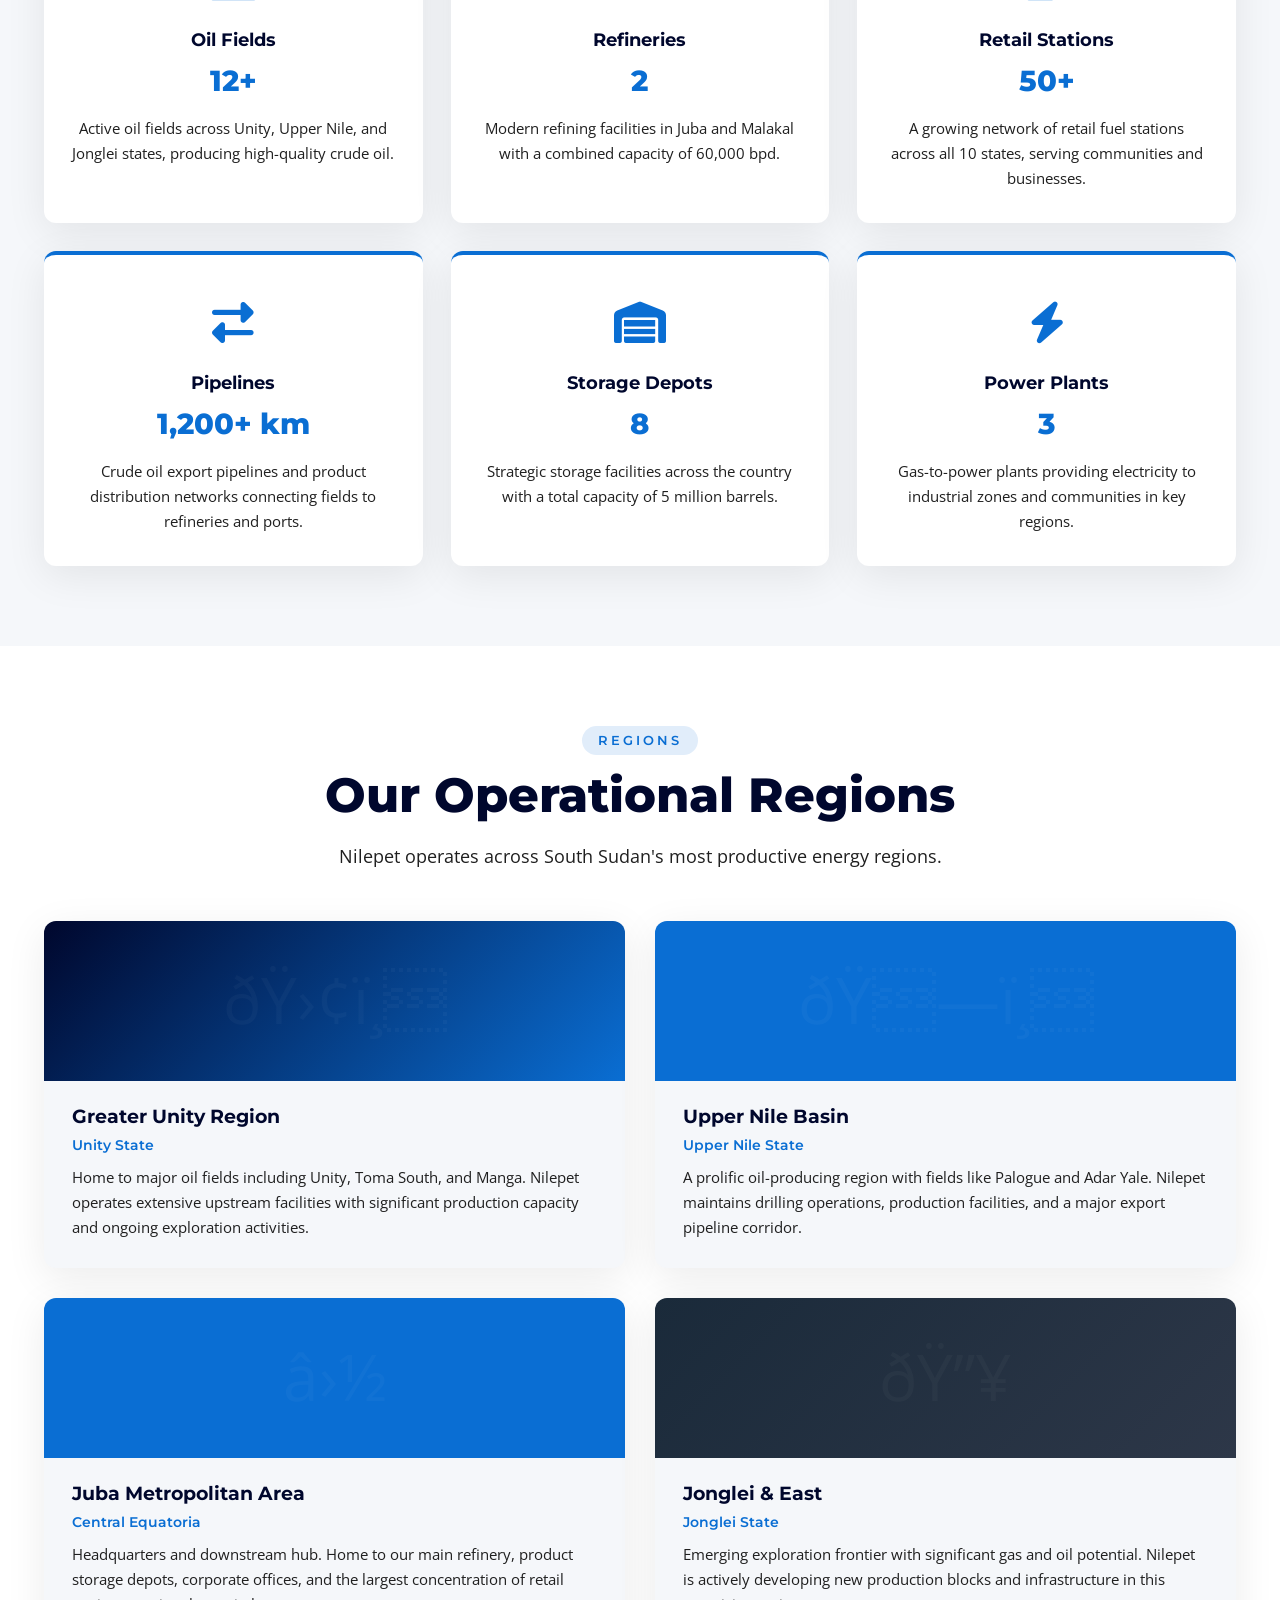
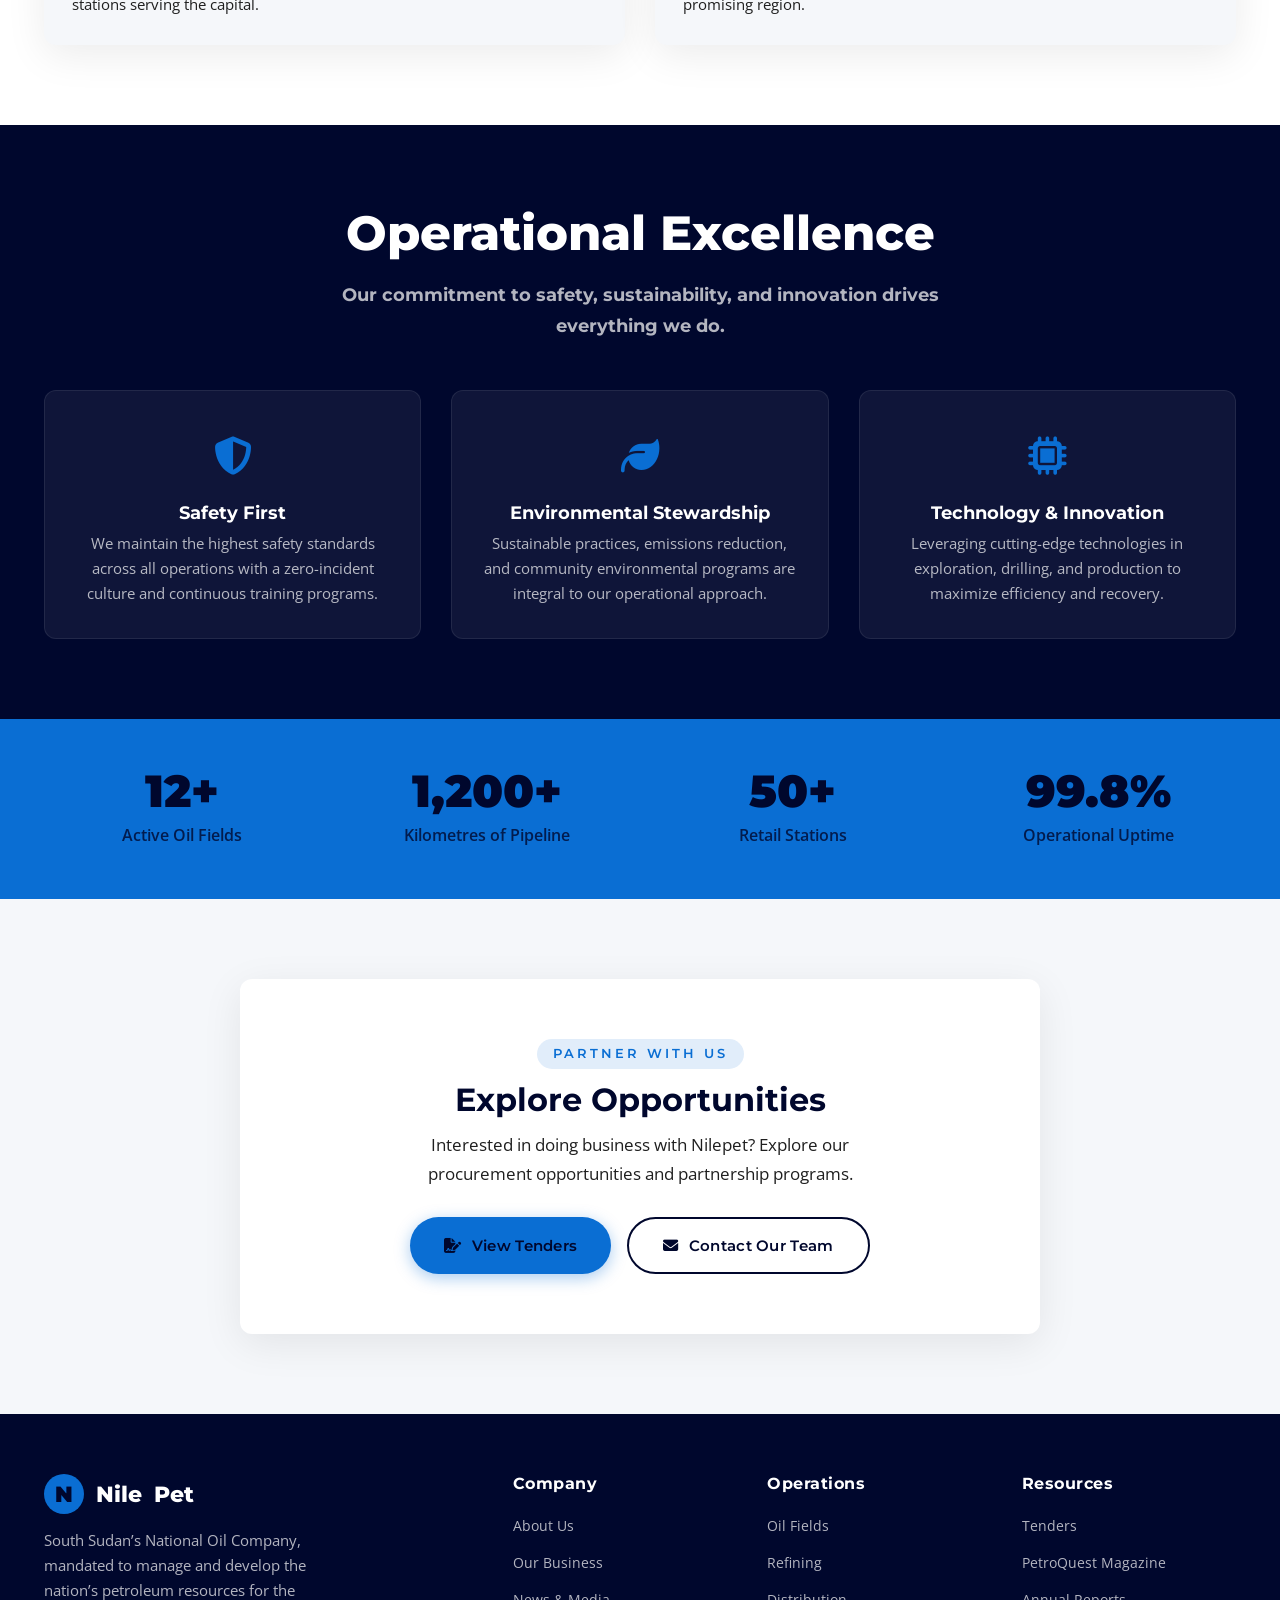
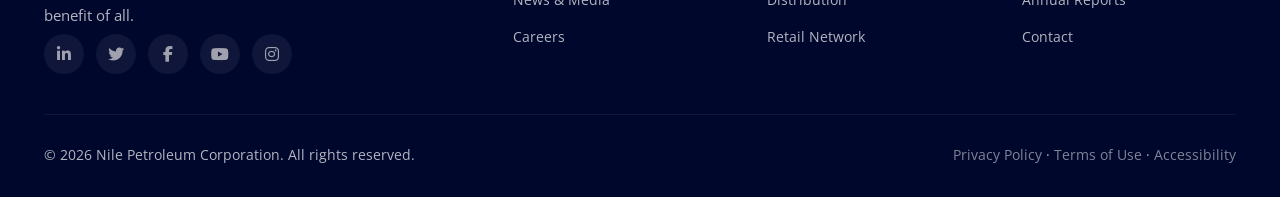
<file: operations.html>
<!DOCTYPE html>
<html lang="en">
<head>
    <meta charset="UTF-8" />
    <meta name="viewport" content="width=device-width, initial-scale=1.0" />
    <title>Our Operations â€“ Nile Petroleum Corporation</title>
    <meta name="description" content="Explore Nile Petroleum Corporation's operational footprint across South Sudan â€“ oil fields, refineries, pipelines, retail stations, and our commitment to operational excellence." />
    <link rel="preconnect" href="https://fonts.googleapis.com" />
    <link rel="preconnect" href="https://fonts.gstatic.com" crossorigin />
    <link href="https://fonts.googleapis.com/css2?family=Montserrat:wght@400;500;600;700;800;900&family=Open+Sans:wght@300;400;600;700&display=swap" rel="stylesheet" />
    <link rel="stylesheet" href="https://cdnjs.cloudflare.com/ajax/libs/font-awesome/6.5.0/css/all.min.css" />
    <style>
        /* ===== CSS Variables ===== */
        :root {
            --deep-blue: #00072D;
            --green: #000000;
            --gold: #0A6ED3;
            --white: #ffffff;
            --light-gray: #f5f7fa;
            --medium-gray: #e8ecf1;
            --text-dark: #000000;
            --text-muted: #1f1f1f;
            --shadow: 0 10px 40px rgba(0, 0, 0, 0.08);
            --shadow-hover: 0 20px 60px rgba(0, 0, 0, 0.15);
            --radius: 12px;
            --transition: all 0.3s cubic-bezier(0.25, 0.46, 0.45, 0.94);
            --font-heading: 'Montserrat', sans-serif;
            --font-body: 'Open Sans', sans-serif;
            --nav-height: 76px;
        }

        /* ===== Reset & Base ===== */
        *,
        *::before,
        *::after {
            margin: 0;
            padding: 0;
            box-sizing: border-box;
        }

        html {
            scroll-behavior: smooth;
            -webkit-font-smoothing: antialiased;
        }

        body {
            font-family: var(--font-body);
            color: var(--text-dark);
            background: var(--white);
            line-height: 1.7;
            overflow-x: hidden;
        }

        a {
            text-decoration: none;
            color: inherit;
        }
        ul {
            list-style: none;
        }
        .container {
            max-width: 1240px;
            margin: 0 auto;
            padding: 0 24px;
        }

        /* ===== Typography ===== */
        h1,
        h2,
        h3,
        h4,
        h5,
        h6 {
            font-family: var(--font-heading);
            font-weight: 700;
            line-height: 1.2;
        }

        .section-label {
            display: inline-block;
            font-family: var(--font-heading);
            font-weight: 600;
            font-size: 0.8rem;
            letter-spacing: 3px;
            text-transform: uppercase;
            color: var(--gold);
            background: rgba(10, 110, 211, 0.12);
            padding: 4px 16px;
            border-radius: 50px;
            margin-bottom: 12px;
        }

        .section-title {
            font-size: clamp(2rem, 4vw, 3rem);
            font-weight: 800;
            color: var(--deep-blue);
            margin-bottom: 16px;
        }

        .section-title span {
            color: var(--gold);
        }

        .section-sub {
            font-size: 1.1rem;
            color: var(--text-muted);
            max-width: 640px;
            line-height: 1.8;
        }

        .btn {
            display: inline-flex;
            align-items: center;
            gap: 10px;
            font-family: var(--font-heading);
            font-weight: 600;
            font-size: 0.95rem;
            padding: 14px 34px;
            border-radius: 50px;
            border: none;
            cursor: pointer;
            transition: var(--transition);
            text-decoration: none;
            letter-spacing: 0.3px;
        }

        .btn-primary {
            background: var(--gold);
            color: var(--deep-blue);
            box-shadow: 0 4px 16px rgba(10, 110, 211, 0.35);
        }
        .btn-primary:hover {
            background: #0A6ED3;
            transform: translateY(-2px);
            box-shadow: 0 8px 30px rgba(10, 110, 211, 0.45);
        }

        .btn-outline-blue {
            background: transparent;
            color: var(--deep-blue);
            border: 2px solid var(--deep-blue);
        }
        .btn-outline-blue:hover {
            background: var(--deep-blue);
            color: var(--white);
            transform: translateY(-2px);
        }

        .btn-white {
            background: var(--white);
            color: var(--deep-blue);
        }
        .btn-white:hover {
            background: var(--gold);
            transform: translateY(-2px);
        }

        /* ===== NAVIGATION ===== */
        .navbar {
            position: fixed;
            top: 0;
            left: 0;
            right: 0;
            z-index: 1000;
            height: var(--nav-height);
            background: rgba(0, 7, 45, 0.96);
            backdrop-filter: blur(12px);
            -webkit-backdrop-filter: blur(12px);
            border-bottom: 1px solid rgba(255, 255, 255, 0.06);
            transition: var(--transition);
        }

        .navbar.scrolled {
            background: rgba(0, 7, 45, 0.98);
            box-shadow: 0 4px 30px rgba(0, 0, 0, 0.2);
        }

        .navbar .container {
            display: flex;
            align-items: center;
            justify-content: space-between;
            height: 100%;
        }

        .nav-logo {
            display: flex;
            align-items: center;
            gap: 12px;
            font-family: var(--font-heading);
            font-weight: 800;
            font-size: 1.3rem;
            color: var(--white);
            flex-shrink: 0;
        }

        .nav-logo .logo-icon {
            width: 44px;
            height: 44px;
            background: var(--gold);
            border-radius: 50%;
            display: flex;
            align-items: center;
            justify-content: center;
            color: var(--deep-blue);
            font-size: 1.4rem;
            font-weight: 900;
            flex-shrink: 0;
        }

        .nav-logo span {
            color: var(--gold);
        }

        .nav-links {
            display: flex;
            align-items: center;
            gap: 6px;
        }

        .nav-links a {
            color: rgba(255, 255, 255, 0.8);
            font-family: var(--font-heading);
            font-weight: 600;
            font-size: 0.85rem;
            padding: 8px 14px;
            border-radius: 8px;
            transition: var(--transition);
            letter-spacing: 0.2px;
            position: relative;
        }

        .nav-links a:hover,
        .nav-links a.active {
            color: var(--white);
            background: rgba(10, 110, 211, 0.15);
        }

        .nav-links a.active::after {
            content: '';
            position: absolute;
            bottom: 2px;
            left: 50%;
            transform: translateX(-50%);
            width: 20px;
            height: 3px;
            background: var(--gold);
            border-radius: 4px;
        }

        .nav-actions {
            display: flex;
            align-items: center;
            gap: 12px;
            flex-shrink: 0;
        }

        .nav-actions .search-btn,
        .nav-actions .lang-btn {
            background: rgba(255, 255, 255, 0.08);
            border: none;
            color: var(--white);
            width: 40px;
            height: 40px;
            border-radius: 50%;
            font-size: 1rem;
            cursor: pointer;
            transition: var(--transition);
            display: flex;
            align-items: center;
            justify-content: center;
        }

        .nav-actions .search-btn:hover,
        .nav-actions .lang-btn:hover {
            background: rgba(10, 110, 211, 0.2);
            color: var(--gold);
        }

        .lang-btn {
            font-family: var(--font-heading);
            font-weight: 700;
            font-size: 0.7rem !important;
            letter-spacing: 0.5px;
        }

        .hamburger {
            display: none;
            flex-direction: column;
            gap: 5px;
            background: none;
            border: none;
            cursor: pointer;
            padding: 6px;
        }

        .hamburger span {
            display: block;
            width: 26px;
            height: 2.5px;
            background: var(--white);
            border-radius: 4px;
            transition: var(--transition);
        }

        .hamburger.active span:nth-child(1) {
            transform: rotate(45deg) translate(5px, 5px);
        }
        .hamburger.active span:nth-child(2) {
            opacity: 0;
        }
        .hamburger.active span:nth-child(3) {
            transform: rotate(-45deg) translate(5px, -5px);
        }

        /* ============================================================
           PAGE HERO
        ============================================================ */
        .page-hero {
            padding: calc(var(--nav-height) + 48px) 0 60px;
            background: var(--deep-blue);
            position: relative;
            overflow: hidden;
        }

        .page-hero-bg {
            position: absolute;
            inset: 0;
            background: url('https://images.unsplash.com/photo-1581092335875-6f1b3b3b6d6f?w=1600&q=80') center/cover no-repeat;
            opacity: 0.12;
            transform: scale(1.05);
        }

        .page-hero-overlay {
            position: absolute;
            inset: 0;
            background: radial-gradient(ellipse at 30% 50%, rgba(0, 7, 45, 0.4) 0%, rgba(0, 7, 45, 0.9) 70%, #00072D 100%);
        }

        .page-hero .container {
            position: relative;
            z-index: 2;
        }

        .page-hero .hero-content {
            max-width: 700px;
        }

        .page-hero .hero-badge {
            display: inline-flex;
            align-items: center;
            gap: 10px;
            background: rgba(10, 110, 211, 0.15);
            border: 1px solid rgba(10, 110, 211, 0.2);
            padding: 6px 18px 6px 12px;
            border-radius: 50px;
            color: var(--gold);
            font-family: var(--font-heading);
            font-weight: 600;
            font-size: 0.8rem;
            letter-spacing: 0.5px;
            margin-bottom: 20px;
            backdrop-filter: blur(4px);
        }

        .page-hero h1 {
            font-size: clamp(2.4rem, 5vw, 4rem);
            font-weight: 900;
            color: var(--white);
            line-height: 1.08;
            margin-bottom: 16px;
            letter-spacing: -0.5px;
        }

        .page-hero h1 .highlight {
            color: var(--gold);
        }

        .page-hero p {
            font-size: clamp(1rem, 1.3vw, 1.2rem);
            color: rgba(255, 255, 255, 0.8);
            max-width: 540px;
            line-height: 1.8;
        }

        /* ============================================================
           OPERATIONAL FOOTPRINT MAP (Visual)
        ============================================================ */
        .footprint {
            background: var(--white);
            padding: 80px 0;
        }

        .footprint .section-header {
            text-align: center;
            margin-bottom: 48px;
        }
        .footprint .section-header .section-sub {
            margin: 0 auto;
        }

        .map-visual {
            position: relative;
            background: var(--light-gray);
            border-radius: var(--radius);
            padding: 40px;
            min-height: 400px;
            display: flex;
            align-items: center;
            justify-content: center;
            overflow: hidden;
            box-shadow: var(--shadow);
        }

        .map-visual .map-placeholder {
            width: 100%;
            height: 100%;
            min-height: 320px;
            background: linear-gradient(135deg, #00072D 0%, #0A6ED3 50%, #0A6ED3 100%);
            border-radius: var(--radius);
            display: flex;
            flex-direction: column;
            align-items: center;
            justify-content: center;
            color: rgba(255, 255, 255, 0.1);
            font-size: 6rem;
            position: relative;
            padding: 40px;
        }

        .map-marker {
            position: absolute;
            color: var(--gold);
            font-size: 1.8rem;
            animation: pulse-marker 2s infinite;
            text-shadow: 0 0 20px rgba(255, 184, 28, 0.3);
        }

        .map-marker .label {
            position: absolute;
            bottom: -28px;
            left: 50%;
            transform: translateX(-50%);
            font-family: var(--font-heading);
            font-size: 0.65rem;
            font-weight: 700;
            color: var(--white);
            white-space: nowrap;
            background: rgba(0, 7, 45, 0.8);
            padding: 2px 10px;
            border-radius: 4px;
            letter-spacing: 0.5px;
        }

        .map-marker:nth-child(1) {
            top: 20%;
            left: 25%;
        }
        .map-marker:nth-child(2) {
            top: 45%;
            left: 40%;
        }
        .map-marker:nth-child(3) {
            top: 30%;
            left: 65%;
        }
        .map-marker:nth-child(4) {
            top: 70%;
            left: 30%;
        }
        .map-marker:nth-child(5) {
            top: 55%;
            left: 70%;
        }
        .map-marker:nth-child(6) {
            top: 15%;
            left: 50%;
        }

        @keyframes pulse-marker {
            0%,
            100% {
                transform: scale(1);
                opacity: 1;
            }
            50% {
                transform: scale(1.15);
                opacity: 0.8;
            }
        }

        /* ============================================================
           KEY ASSETS
        ============================================================ */
        .assets {
            background: var(--light-gray);
            padding: 80px 0;
        }

        .assets .section-header {
            text-align: center;
            margin-bottom: 48px;
        }
        .assets .section-header .section-sub {
            margin: 0 auto;
        }

        .assets-grid {
            display: grid;
            grid-template-columns: repeat(3, 1fr);
            gap: 28px;
        }

        .asset-card {
            background: var(--white);
            border-radius: var(--radius);
            padding: 32px 28px;
            box-shadow: var(--shadow);
            transition: var(--transition);
            border-top: 4px solid var(--gold);
            text-align: center;
        }

        .asset-card:hover {
            transform: translateY(-6px);
            box-shadow: var(--shadow-hover);
        }

        .asset-card .asset-icon {
            font-size: 2.6rem;
            color: var(--gold);
            margin-bottom: 14px;
        }

        .asset-card h3 {
            font-size: 1.15rem;
            color: var(--deep-blue);
            margin-bottom: 6px;
        }

        .asset-card .asset-count {
            font-size: 1.8rem;
            font-weight: 800;
            color: var(--gold);
            font-family: var(--font-heading);
            display: block;
            margin: 6px 0 10px;
        }

        .asset-card p {
            font-size: 0.92rem;
            color: var(--text-muted);
            line-height: 1.7;
        }

        /* ============================================================
           OPERATIONAL REGIONS
        ============================================================ */
        .regions {
            background: var(--white);
            padding: 80px 0;
        }

        .regions .section-header {
            text-align: center;
            margin-bottom: 48px;
        }
        .regions .section-header .section-sub {
            margin: 0 auto;
        }

        .regions-grid {
            display: grid;
            grid-template-columns: repeat(2, 1fr);
            gap: 30px;
        }

        .region-card {
            background: var(--light-gray);
            border-radius: var(--radius);
            overflow: hidden;
            transition: var(--transition);
            box-shadow: var(--shadow);
        }

        .region-card:hover {
            transform: translateY(-4px);
            box-shadow: var(--shadow-hover);
        }

        .region-card .region-image {
            height: 160px;
            display: flex;
            align-items: center;
            justify-content: center;
            font-size: 3.5rem;
            color: rgba(255, 255, 255, 0.15);
        }

        .region-card .region-info {
            padding: 24px 28px 28px;
        }

        .region-card .region-info h3 {
            font-size: 1.2rem;
            color: var(--deep-blue);
            margin-bottom: 6px;
        }

        .region-card .region-info .region-location {
            font-size: 0.85rem;
            color: var(--gold);
            font-weight: 600;
            font-family: var(--font-heading);
            display: block;
            margin-bottom: 8px;
        }

        .region-card .region-info p {
            font-size: 0.92rem;
            color: var(--text-muted);
            line-height: 1.7;
        }

        /* ============================================================
           OPERATIONAL EXCELLENCE
        ============================================================ */
        .excellence {
            background: var(--deep-blue);
            padding: 80px 0;
            color: var(--white);
        }

        .excellence .section-header {
            text-align: center;
        }
        .excellence .section-header .section-sub {
            margin: 0 auto;
            color: rgba(255, 255, 255, 0.7);
        }
        .excellence .section-title {
            color: var(--white);
        }
        .excellence .section-title span {
            color: var(--gold);
        }

        .excellence-grid {
            display: grid;
            grid-template-columns: repeat(3, 1fr);
            gap: 30px;
            margin-top: 48px;
        }

        .excellence-card {
            background: rgba(255, 255, 255, 0.06);
            border-radius: var(--radius);
            padding: 32px 28px;
            text-align: center;
            border: 1px solid rgba(255, 255, 255, 0.08);
            transition: var(--transition);
        }

        .excellence-card:hover {
            background: rgba(255, 255, 255, 0.12);
            transform: translateY(-4px);
        }

        .excellence-card .ex-icon {
            font-size: 2.4rem;
            color: var(--gold);
            margin-bottom: 14px;
        }

        .excellence-card h4 {
            font-size: 1.1rem;
            color: var(--white);
            margin-bottom: 8px;
        }

        .excellence-card p {
            font-size: 0.92rem;
            color: rgba(255, 255, 255, 0.7);
            line-height: 1.7;
        }

        /* ============================================================
           STATS BANNER
        ============================================================ */
        .stats-banner {
            background: var(--gold);
            padding: 50px 0;
        }

        .stats-banner .stats-grid {
            display: grid;
            grid-template-columns: repeat(4, 1fr);
            gap: 30px;
            text-align: center;
        }

        .stats-banner .stat-item .stat-number {
            font-family: var(--font-heading);
            font-weight: 900;
            font-size: 2.8rem;
            color: var(--deep-blue);
            line-height: 1;
            display: block;
        }

        .stats-banner .stat-item .stat-label {
            font-size: 1rem;
            color: rgba(0, 7, 45, 0.8);
            margin-top: 8px;
            display: block;
            font-weight: 600;
        }

        /* ============================================================
           CTA
        ============================================================ */
        .cta-section {
            background: var(--light-gray);
            text-align: center;
            padding: 80px 0;
        }

        .cta-section .cta-box {
            background: var(--white);
            border-radius: var(--radius);
            padding: 60px 48px;
            box-shadow: var(--shadow);
            max-width: 800px;
            margin: 0 auto;
        }

        .cta-section .cta-box h2 {
            font-size: 2rem;
            color: var(--deep-blue);
            margin-bottom: 12px;
        }

        .cta-section .cta-box h2 span {
            color: var(--gold);
        }

        .cta-section .cta-box p {
            color: var(--text-muted);
            font-size: 1.05rem;
            margin-bottom: 28px;
            max-width: 500px;
            margin-left: auto;
            margin-right: auto;
        }

        .cta-section .cta-box .btn-group {
            display: flex;
            gap: 16px;
            justify-content: center;
            flex-wrap: wrap;
        }

        /* ============================================================
           FOOTER
        ============================================================ */
        .footer {
            background: var(--deep-blue);
            color: rgba(255, 255, 255, 0.7);
            padding: 60px 0 30px;
        }

        .footer-grid {
            display: grid;
            grid-template-columns: 2fr 1fr 1fr 1fr;
            gap: 40px;
            padding-bottom: 40px;
            border-bottom: 1px solid rgba(255, 255, 255, 0.06);
        }

        .footer-brand .logo {
            display: flex;
            align-items: center;
            gap: 12px;
            font-family: var(--font-heading);
            font-weight: 800;
            font-size: 1.4rem;
            color: var(--white);
            margin-bottom: 14px;
        }

        .footer-brand .logo .logo-icon {
            width: 40px;
            height: 40px;
            background: var(--gold);
            border-radius: 50%;
            display: flex;
            align-items: center;
            justify-content: center;
            color: var(--deep-blue);
            font-weight: 900;
        }

        .footer-brand p {
            font-size: 0.92rem;
            line-height: 1.7;
            max-width: 300px;
        }

        .footer h4 {
            color: var(--white);
            font-size: 1rem;
            font-weight: 700;
            margin-bottom: 18px;
            letter-spacing: 0.5px;
        }

        .footer ul li {
            margin-bottom: 10px;
        }

        .footer ul li a {
            font-size: 0.9rem;
            transition: var(--transition);
        }

        .footer ul li a:hover {
            color: var(--gold);
        }

        .footer .social-links {
            display: flex;
            gap: 12px;
            margin-top: 6px;
        }

        .footer .social-links a {
            width: 40px;
            height: 40px;
            background: rgba(255, 255, 255, 0.06);
            border-radius: 50%;
            display: flex;
            align-items: center;
            justify-content: center;
            transition: var(--transition);
            font-size: 1rem;
            color: rgba(255, 255, 255, 0.6);
        }

        .footer .social-links a:hover {
            background: var(--gold);
            color: var(--deep-blue);
            transform: translateY(-3px);
        }

        .footer-bottom {
            display: flex;
            justify-content: space-between;
            align-items: center;
            flex-wrap: wrap;
            gap: 16px;
            padding-top: 28px;
            font-size: 0.85rem;
        }

        .footer-bottom a {
            color: rgba(255, 255, 255, 0.5);
            transition: var(--transition);
        }

        .footer-bottom a:hover {
            color: var(--gold);
        }

        /* ============================================================
           RESPONSIVE
        ============================================================ */
        @media (max-width: 1024px) {
            .assets-grid {
                grid-template-columns: repeat(2, 1fr);
            }
            .excellence-grid {
                grid-template-columns: repeat(2, 1fr);
            }
            .footer-grid {
                grid-template-columns: 1fr 1fr;
            }
            .stats-banner .stats-grid {
                grid-template-columns: repeat(2, 1fr);
                gap: 40px;
            }
        }

        @media (max-width: 900px) {
            .regions-grid {
                grid-template-columns: 1fr;
                max-width: 500px;
                margin: 0 auto;
            }
            .map-visual {
                padding: 20px;
                min-height: 300px;
            }
            .map-visual .map-placeholder {
                min-height: 240px;
                font-size: 4rem;
            }
            .map-marker {
                font-size: 1.4rem;
            }
            .map-marker .label {
                font-size: 0.55rem;
                bottom: -22px;
            }
        }

        @media (max-width: 768px) {
            :root {
                --nav-height: 64px;
            }

            .nav-links {
                position: fixed;
                top: var(--nav-height);
                left: 0;
                right: 0;
                background: rgba(0, 7, 45, 0.98);
                backdrop-filter: blur(12px);
                flex-direction: column;
                padding: 24px 28px 32px;
                gap: 4px;
                transform: translateY(-120%);
                transition: var(--transition);
                border-bottom: 1px solid rgba(255, 255, 255, 0.06);
                box-shadow: 0 20px 40px rgba(0, 0, 0, 0.3);
                max-height: calc(100vh - var(--nav-height));
                overflow-y: auto;
            }

            .nav-links.open {
                transform: translateY(0);
            }

            .nav-links a {
                font-size: 1rem;
                padding: 12px 16px;
                width: 100%;
                border-radius: 8px;
            }

            .nav-links a.active::after {
                display: none;
            }

            .nav-links a.active {
                background: rgba(10, 110, 211, 0.15);
                color: var(--gold);
            }

            .hamburger {
                display: flex;
            }

            .nav-actions .search-btn,
            .nav-actions .lang-btn {
                width: 36px;
                height: 36px;
                font-size: 0.9rem;
            }

            .page-hero {
                padding: calc(var(--nav-height) + 32px) 0 40px;
            }

            section {
                padding: 56px 0;
            }

            .assets-grid {
                grid-template-columns: 1fr;
                max-width: 400px;
                margin: 0 auto;
            }

            .excellence-grid {
                grid-template-columns: 1fr;
                max-width: 400px;
                margin: 48px auto 0;
            }

            .footer-grid {
                grid-template-columns: 1fr;
                gap: 32px;
            }

            .footer-bottom {
                flex-direction: column;
                text-align: center;
            }

            .stats-banner .stats-grid {
                grid-template-columns: 1fr 1fr;
                gap: 30px;
            }

            .stats-banner .stat-item .stat-number {
                font-size: 2rem;
            }

            .cta-section .cta-box {
                padding: 40px 24px;
            }
            .cta-section .cta-box h2 {
                font-size: 1.6rem;
            }
            .cta-section .cta-box .btn-group {
                flex-direction: column;
                align-items: center;
            }
            .cta-section .cta-box .btn-group .btn {
                width: 100%;
                justify-content: center;
            }

            .map-visual {
                padding: 12px;
                min-height: 240px;
            }
            .map-visual .map-placeholder {
                min-height: 200px;
                font-size: 3rem;
            }
            .map-marker {
                font-size: 1.2rem;
            }
            .map-marker .label {
                font-size: 0.5rem;
                bottom: -18px;
                padding: 1px 6px;
            }
        }

        @media (max-width: 480px) {
            .container {
                padding: 0 16px;
            }

            .nav-logo {
                font-size: 1rem;
            }
            .nav-logo .logo-icon {
                width: 36px;
                height: 36px;
                font-size: 1.1rem;
            }

            .page-hero h1 {
                font-size: 2rem;
            }

            .stats-banner .stats-grid {
                grid-template-columns: 1fr 1fr;
                gap: 20px;
            }
            .stats-banner .stat-item .stat-number {
                font-size: 1.6rem;
            }
            .stats-banner .stat-item .stat-label {
                font-size: 0.85rem;
            }

            .map-marker {
                font-size: 1rem;
            }
            .map-marker .label {
                font-size: 0.45rem;
                bottom: -16px;
                padding: 1px 4px;
            }
        }

        /* ============================================================
           ANIMATIONS
        ============================================================ */
        .fade-up {
            opacity: 0;
            transform: translateY(30px);
            transition: all 0.7s ease;
        }

        .fade-up.visible {
            opacity: 1;
            transform: translateY(0);
        }

        /* ============================================================
           SCROLLBAR
        ============================================================ */
        ::-webkit-scrollbar {
            width: 8px;
        }
        ::-webkit-scrollbar-track {
            background: var(--light-gray);
        }
        ::-webkit-scrollbar-thumb {
            background: var(--deep-blue);
            border-radius: 8px;
        }
        ::-webkit-scrollbar-thumb:hover {
            background: var(--gold);
        }

        /* ============================================================
           UTILITY
        ============================================================ */
        .text-center {
            text-align: center;
        }
    </style>
</head>
<body>

    <!-- ===== NAVBAR ===== -->
    <nav class="navbar" id="navbar" role="navigation" aria-label="Main navigation">
        <div class="container">
            <a href="index.html" class="nav-logo" aria-label="Nile Petroleum Corporation Home">
                <span class="logo-icon">N</span>
                Nile<span>Pet</span>
            </a>

            <ul class="nav-links" id="navLinks" role="menubar">
                <li role="none"><a href="index.html" role="menuitem">Home</a></li>
                <li role="none"><a href="about.html" role="menuitem">About Us</a></li>
                <li role="none"><a href="business.html" role="menuitem">Our Business</a></li>
                <li role="none"><a href="operations.html" role="menuitem" class="active">Operations</a></li>
                <li role="none"><a href="news.html" role="menuitem">News &amp; Media</a></li>
                <li role="none"><a href="careers.html" role="menuitem">Careers</a></li>
                <li role="none"><a href="tenders.html" role="menuitem">Tenders</a></li>
                <li role="none"><a href="index.html#contact" role="menuitem">Contact</a></li>
            </ul>

            <div class="nav-actions">
                <button class="search-btn" aria-label="Search" title="Search">
                    <i class="fas fa-search"></i>
                </button>
                <button class="lang-btn" aria-label="Toggle language" title="Language">
                    EN
                </button>
                <button class="hamburger" id="hamburger" aria-label="Toggle menu" aria-expanded="false">
                    <span></span>
                    <span></span>
                    <span></span>
                </button>
            </div>
        </div>
    </nav>

    <!-- ============================================================
    PAGE HERO
    ============================================================ -->
    <section class="page-hero">
        <div class="page-hero-bg" aria-hidden="true"></div>
        <div class="page-hero-overlay" aria-hidden="true"></div>
        <div class="container">
            <div class="hero-content">
                <div class="hero-badge">
                    Our Operations
                </div>
                <h1>
                    Where We Operate
                </h1>
                <p>
                    From the oil fields of the north to the retail stations across the nation,
                    Nilepet maintains a world-class operational footprint powering South Sudan.
                </p>
            </div>
        </div>
    </section>

    <!-- ============================================================
    OPERATIONAL FOOTPRINT MAP
    ============================================================ -->
    <section class="footprint">
        <div class="container">
            <div class="section-header fade-up">
                <span class="section-label">Our Footprint</span>
                <h2 class="section-title">Operational Map</h2>
                <p class="section-sub">
                    Nilepet operates across South Sudan's key petroleum basins and strategic locations.
                </p>
            </div>
            <div class="map-visual fade-up">
                <div class="map-placeholder">
                    <span style="opacity:0.15; font-size:8rem;">ðŸ—ºï¸</span>
                    <!-- Map markers -->
                    <div class="map-marker" style="top:18%; left:22%;">
                        <i class="fas fa-map-pin"></i>
                        <span class="label">Bentiu</span>
                    </div>
                    <div class="map-marker" style="top:42%; left:38%;">
                        <i class="fas fa-map-pin"></i>
                        <span class="label">Juba HQ</span>
                    </div>
                    <div class="map-marker" style="top:28%; left:62%;">
                        <i class="fas fa-map-pin"></i>
                        <span class="label">Malakal</span>
                    </div>
                    <div class="map-marker" style="top:68%; left:28%;">
                        <i class="fas fa-map-pin"></i>
                        <span class="label">Yambio</span>
                    </div>
                    <div class="map-marker" style="top:52%; left:68%;">
                        <i class="fas fa-map-pin"></i>
                        <span class="label">Torit</span>
                    </div>
                    <div class="map-marker" style="top:12%; left:48%;">
                        <i class="fas fa-map-pin"></i>
                        <span class="label">Unity</span>
                    </div>
                </div>
            </div>
        </div>
    </section>

    <!-- ============================================================
    KEY ASSETS
    ============================================================ -->
    <section class="assets">
        <div class="container">
            <div class="section-header fade-up">
                <span class="section-label">Our Assets</span>
                <h2 class="section-title">Key Operational Assets</h2>
                <p class="section-sub">
                    Nilepet owns and operates a diverse portfolio of energy infrastructure across South Sudan.
                </p>
            </div>
            <div class="assets-grid">
                <div class="asset-card fade-up">
                    <div class="asset-icon"><i class="fas fa-oil-well"></i></div>
                    <h3>Oil Fields</h3>
                    <span class="asset-count">12+</span>
                    <p>Active oil fields across Unity, Upper Nile, and Jonglei states, producing high-quality crude oil.</p>
                </div>
                <div class="asset-card fade-up">
                    <div class="asset-icon"><i class="fas fa-industry"></i></div>
                    <h3>Refineries</h3>
                    <span class="asset-count">2</span>
                    <p>Modern refining facilities in Juba and Malakal with a combined capacity of 60,000 bpd.</p>
                </div>
                <div class="asset-card fade-up">
                    <div class="asset-icon"><i class="fas fa-gas-pump"></i></div>
                    <h3>Retail Stations</h3>
                    <span class="asset-count">50+</span>
                    <p>A growing network of retail fuel stations across all 10 states, serving communities and businesses.</p>
                </div>
                <div class="asset-card fade-up">
                    <div class="asset-icon"><i class="fas fa-exchange-alt"></i></div>
                    <h3>Pipelines</h3>
                    <span class="asset-count">1,200+ km</span>
                    <p>Crude oil export pipelines and product distribution networks connecting fields to refineries and ports.</p>
                </div>
                <div class="asset-card fade-up">
                    <div class="asset-icon"><i class="fas fa-warehouse"></i></div>
                    <h3>Storage Depots</h3>
                    <span class="asset-count">8</span>
                    <p>Strategic storage facilities across the country with a total capacity of 5 million barrels.</p>
                </div>
                <div class="asset-card fade-up">
                    <div class="asset-icon"><i class="fas fa-bolt"></i></div>
                    <h3>Power Plants</h3>
                    <span class="asset-count">3</span>
                    <p>Gas-to-power plants providing electricity to industrial zones and communities in key regions.</p>
                </div>
            </div>
        </div>
    </section>

    <!-- ============================================================
    OPERATIONAL REGIONS
    ============================================================ -->
    <section class="regions">
        <div class="container">
            <div class="section-header fade-up">
                <span class="section-label">Regions</span>
                <h2 class="section-title">Our Operational Regions</h2>
                <p class="section-sub">
                    Nilepet operates across South Sudan's most productive energy regions.
                </p>
            </div>
            <div class="regions-grid">
                <div class="region-card fade-up">
                    <div class="region-image" style="background:linear-gradient(135deg, #00072D 0%, #0A6ED3 100%);">
                        <span style="opacity:0.2; font-size:4rem;">ðŸ›¢ï¸</span>
                    </div>
                    <div class="region-info">
                        <h3>Greater Unity Region</h3>
                        <span class="region-location">Unity State</span>
                        <p>
                            Home to major oil fields including Unity, Toma South, and Manga. Nilepet operates
                            extensive upstream facilities with significant production capacity and ongoing
                            exploration activities.
                        </p>
                    </div>
                </div>
                <div class="region-card fade-up">
                    <div class="region-image" style="background:linear-gradient(135deg, #0A6ED3 0%, #0A6ED3 100%);">
                        <span style="opacity:0.2; font-size:4rem;">ðŸ—ï¸</span>
                    </div>
                    <div class="region-info">
                        <h3>Upper Nile Basin</h3>
                        <span class="region-location">Upper Nile State</span>
                        <p>
                            A prolific oil-producing region with fields like Palogue and Adar Yale. Nilepet
                            maintains drilling operations, production facilities, and a major export pipeline
                            corridor.
                        </p>
                    </div>
                </div>
                <div class="region-card fade-up">
                    <div class="region-image" style="background:linear-gradient(135deg, #0A6ED3 0%, #0A6ED3 100%);">
                        <span style="opacity:0.2; font-size:4rem;">â›½</span>
                    </div>
                    <div class="region-info">
                        <h3>Juba Metropolitan Area</h3>
                        <span class="region-location">Central Equatoria</span>
                        <p>
                            Headquarters and downstream hub. Home to our main refinery, product storage depots,
                            corporate offices, and the largest concentration of retail stations serving the capital.
                        </p>
                    </div>
                </div>
                <div class="region-card fade-up">
                    <div class="region-image" style="background:linear-gradient(135deg, #1a2a3a 0%, #2d3748 100%);">
                        <span style="opacity:0.2; font-size:4rem;">ðŸ”¥</span>
                    </div>
                    <div class="region-info">
                        <h3>Jonglei &amp; East</h3>
                        <span class="region-location">Jonglei State</span>
                        <p>
                            Emerging exploration frontier with significant gas and oil potential. Nilepet is
                            actively developing new production blocks and infrastructure in this promising region.
                        </p>
                    </div>
                </div>
            </div>
        </div>
    </section>

    <!-- ============================================================
    OPERATIONAL EXCELLENCES
    ============================================================ -->
    <section class="excellence">
        <div class="container">
            <div class="section-header fade-up">
                <h2 class="section-title">Operational Excellence<h2>
                <p class="section-sub">
                    Our commitment to safety, sustainability, and innovation drives everything we do.
                </p>
            </div>
            <div class="excellence-grid">
                <div class="excellence-card fade-up">
                    <div class="ex-icon"><i class="fas fa-shield-alt"></i></div>
                    <h4>Safety First</h4>
                    <p>
                        We maintain the highest safety standards across all operations with a zero-incident
                        culture and continuous training programs.
                    </p>
                </div>
                <div class="excellence-card fade-up">
                    <div class="ex-icon"><i class="fas fa-leaf"></i></div>
                    <h4>Environmental Stewardship</h4>
                    <p>
                        Sustainable practices, emissions reduction, and community environmental programs
                        are integral to our operational approach.
                    </p>
                </div>
                <div class="excellence-card fade-up">
                    <div class="ex-icon"><i class="fas fa-microchip"></i></div>
                    <h4>Technology &amp; Innovation</h4>
                    <p>
                        Leveraging cutting-edge technologies in exploration, drilling, and production to
                        maximize efficiency and recovery.
                    </p>
                </div>
            </div>
        </div>
    </section>

    <!-- ============================================================
    STATS BANNER
    ============================================================ -->
    <section class="stats-banner">
        <div class="container">
            <div class="stats-grid">
                <div class="stat-item fade-up">
                    <span class="stat-number">12+</span>
                    <span class="stat-label">Active Oil Fields</span>
                </div>
                <div class="stat-item fade-up">
                    <span class="stat-number">1,200+</span>
                    <span class="stat-label">Kilometres of Pipeline</span>
                </div>
                <div class="stat-item fade-up">
                    <span class="stat-number">50+</span>
                    <span class="stat-label">Retail Stations</span>
                </div>
                <div class="stat-item fade-up">
                    <span class="stat-number">99.8%</span>
                    <span class="stat-label">Operational Uptime</span>
                </div>
            </div>
        </div>
    </section>

    <!-- ============================================================
    CTA
    ============================================================ -->
    <section class="cta-section">
        <div class="container">
            <div class="cta-box fade-up">
                <span class="section-label"> Partner With Us</span>
                <h2>Explore Opportunities</h2>
                <p>
                    Interested in doing business with Nilepet? Explore our procurement opportunities
                    and partnership programs.
                </p>
                <div class="btn-group">
                    <a href="tenders.html" class="btn btn-primary">
                        <i class="fas fa-file-signature"></i> View Tenders
                    </a>
                    <a href="index.html#contact" class="btn btn-outline-blue">
                        <i class="fas fa-envelope"></i> Contact Our Team
                    </a>
                </div>
            </div>
        </div>
    </section>

    <!-- ===== FOOTER ===== -->
    <footer class="footer" role="contentinfo">
        <div class="container">
            <div class="footer-grid">
                <div class="footer-brand">
                    <div class="logo">
                        <span class="logo-icon">N</span>
                        Nile<span>Pet</span>
                    </div>
                    <p>
                        South Sudan&rsquo;s National Oil Company, mandated to manage and develop
                        the nation&rsquo;s petroleum resources for the benefit of all.
                    </p>
                    <div class="social-links">
                        <a href="#" aria-label="LinkedIn"><i class="fab fa-linkedin-in"></i></a>
                        <a href="#" aria-label="Twitter"><i class="fab fa-twitter"></i></a>
                        <a href="#" aria-label="Facebook"><i class="fab fa-facebook-f"></i></a>
                        <a href="#" aria-label="YouTube"><i class="fab fa-youtube"></i></a>
                        <a href="#" aria-label="Instagram"><i class="fab fa-instagram"></i></a>
                    </div>
                </div>
                <div>
                    <h4>Company</h4>
                    <ul>
                        <li><a href="about.html">About Us</a></li>
                        <li><a href="business.html">Our Business</a></li>
                        <li><a href="news.html">News &amp; Media</a></li>
                        <li><a href="careers.html">Careers</a></li>
                    </ul>
                </div>
                <div>
                    <h4>Operations</h4>
                    <ul>
                        <li><a href="operations.html">Oil Fields</a></li>
                        <li><a href="operations.html">Refining</a></li>
                        <li><a href="operations.html">Distribution</a></li>
                        <li><a href="operations.html">Retail Network</a></li>
                    </ul>
                </div>
                <div>
                    <h4>Resources</h4>
                    <ul>
                        <li><a href="tenders.html">Tenders</a></li>
                        <li><a href="#">PetroQuest Magazine</a></li>
                        <li><a href="#">Annual Reports</a></li>
                        <li><a href="index.html#contact">Contact</a></li>
                    </ul>
                </div>
            </div>
            <div class="footer-bottom">
                <span>&copy; 2026 Nile Petroleum Corporation. All rights reserved.</span>
                <span>
                    <a href="#">Privacy Policy</a> &middot;
                    <a href="#">Terms of Use</a> &middot;
                    <a href="#">Accessibility</a>
                </span>
            </div>
        </div>
    </footer>

    <!-- ============================================================
    SCRIPTS
    ============================================================ -->
    <script>
        document.addEventListener('DOMContentLoaded', function() {

            // ---- Mobile Menu ----
            const hamburger = document.getElementById('hamburger');
            const navLinks = document.getElementById('navLinks');

            hamburger.addEventListener('click', function() {
                const expanded = this.getAttribute('aria-expanded') === 'true' ? false : true;
                this.setAttribute('aria-expanded', expanded);
                this.classList.toggle('active');
                navLinks.classList.toggle('open');
            });

            document.querySelectorAll('.nav-links a').forEach(link => {
                link.addEventListener('click', function() {
                    hamburger.classList.remove('active');
                    hamburger.setAttribute('aria-expanded', 'false');
                    navLinks.classList.remove('open');
                });
            });

            // ---- Sticky Navbar ----
            const navbar = document.getElementById('navbar');
            window.addEventListener('scroll', function() {
                const currentScroll = window.pageYOffset || document.documentElement.scrollTop;
                if (currentScroll > 60) {
                    navbar.classList.add('scrolled');
                } else {
                    navbar.classList.remove('scrolled');
                }
            });

            // ---- Scroll Animations ----
            const fadeElements = document.querySelectorAll('.fade-up');
            const observer = new IntersectionObserver((entries) => {
                entries.forEach(entry => {
                    if (entry.isIntersecting) {
                        entry.target.classList.add('visible');
                    }
                });
            }, {
                threshold: 0.15,
                rootMargin: '0px 0px -40px 0px'
            });
            fadeElements.forEach(el => observer.observe(el));

            // ---- Search ----
            document.querySelector('.search-btn').addEventListener('click', function() {
                alert('ðŸ” Search functionality coming soon.');
            });

            // ---- Language toggle ----
            const langBtn = document.querySelector('.lang-btn');
            let lang = 'EN';
            langBtn.addEventListener('click', function() {
                lang = lang === 'EN' ? 'AR' : 'EN';
                this.textContent = lang;
            });

        });
    </script>

</body>
</html>
</file>
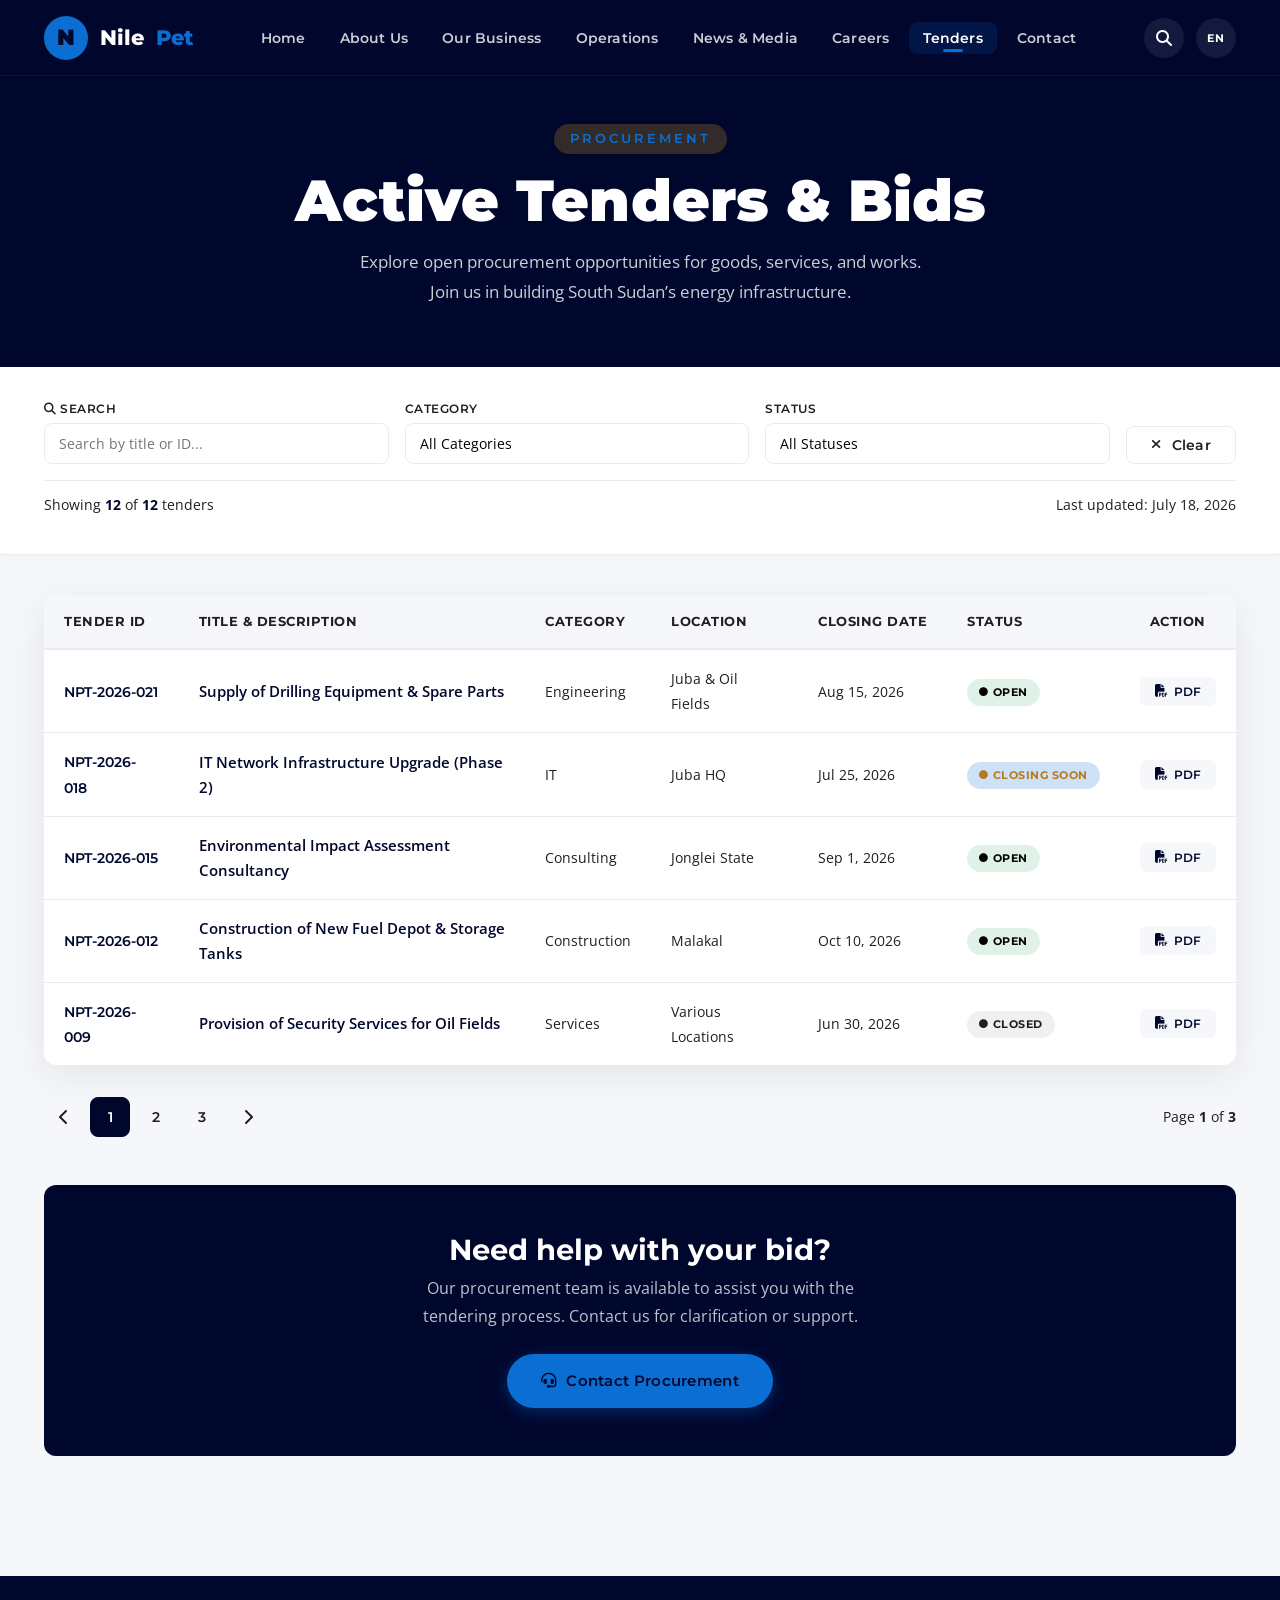
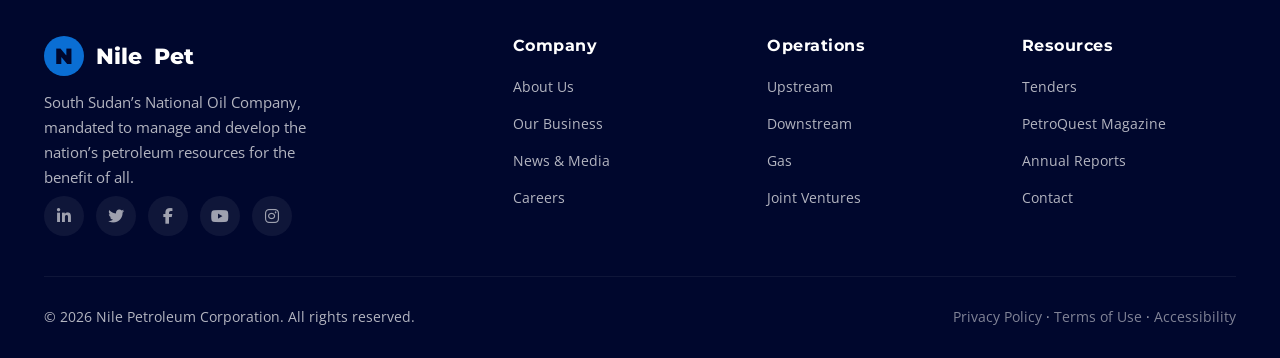
<file: tenders.html>
<!DOCTYPE html>
<html lang="en">
<head>
    <meta charset="UTF-8" />
    <meta name="viewport" content="width=device-width, initial-scale=1.0" />
    <title>Nile Petroleum Corporation â€“ Active Tenders & Procurement</title>
    <meta name="description" content="Explore active tenders, bids, and procurement opportunities at Nile Petroleum Corporation, South Sudan's National Oil Company." />
    <link rel="preconnect" href="https://fonts.googleapis.com" />
    <link rel="preconnect" href="https://fonts.gstatic.com" crossorigin />
    <link href="https://fonts.googleapis.com/css2?family=Montserrat:wght@400;600;700;800;900&family=Open+Sans:wght@300;400;600;700&display=swap" rel="stylesheet" />
    <link rel="stylesheet" href="https://cdnjs.cloudflare.com/ajax/libs/font-awesome/6.5.0/css/all.min.css" />
    <style>
        /* ===== CSS Variables ===== */
        :root {
            --deep-blue: #00072D;
            --green: #000000;
            --gold: #0A6ED3;
            --white: #ffffff;
            --light-gray: #f5f7fa;
            --medium-gray: #e8ecf1;
            --dark-gray: #000000;
            --text-dark: #000000;
            --text-muted: #1f1f1f;
            --shadow: 0 10px 40px rgba(0, 0, 0, 0.08);
            --shadow-hover: 0 20px 60px rgba(0, 0, 0, 0.15);
            --radius: 12px;
            --transition: all 0.3s cubic-bezier(0.25, 0.46, 0.45, 0.94);
            --font-heading: 'Montserrat', sans-serif;
            --font-body: 'Open Sans', sans-serif;
            --nav-height: 76px;
        }

        /* ===== Reset & Base ===== */
        *,
        *::before,
        *::after {
            margin: 0;
            padding: 0;
            box-sizing: border-box;
        }

        html {
            scroll-behavior: smooth;
            -webkit-font-smoothing: antialiased;
            -moz-osx-font-smoothing: grayscale;
        }

        body {
            font-family: var(--font-body);
            color: var(--text-dark);
            background: var(--light-gray);
            line-height: 1.7;
            overflow-x: hidden;
        }

        a {
            text-decoration: none;
            color: inherit;
        }
        ul {
            list-style: none;
        }
        .container {
            max-width: 1240px;
            margin: 0 auto;
            padding: 0 24px;
        }

        /* ===== Typography ===== */
        h1,
        h2,
        h3,
        h4,
        h5,
        h6 {
            font-family: var(--font-heading);
            font-weight: 700;
            line-height: 1.2;
        }

        .section-label {
            display: inline-block;
            font-family: var(--font-heading);
            font-weight: 600;
            font-size: 0.8rem;
            letter-spacing: 3px;
            text-transform: uppercase;
            color: var(--gold);
            background: rgba(10, 110, 211, 0.12);
            padding: 4px 16px;
            border-radius: 50px;
            margin-bottom: 12px;
        }

        .section-title {
            font-size: clamp(2rem, 4vw, 3rem);
            font-weight: 800;
            color: var(--deep-blue);
            margin-bottom: 16px;
        }

        .section-title span {
            color: var(--gold);
        }

        .section-sub {
            font-size: 1.1rem;
            color: var(--text-muted);
            max-width: 640px;
            line-height: 1.8;
        }

        .btn {
            display: inline-flex;
            align-items: center;
            gap: 10px;
            font-family: var(--font-heading);
            font-weight: 600;
            font-size: 0.95rem;
            padding: 14px 34px;
            border-radius: 50px;
            border: none;
            cursor: pointer;
            transition: var(--transition);
            text-decoration: none;
            letter-spacing: 0.3px;
        }

        .btn-primary {
            background: var(--gold);
            color: var(--deep-blue);
            box-shadow: 0 4px 16px rgba(10, 110, 211, 0.35);
        }
        .btn-primary:hover {
            background: #0A6ED3;
            transform: translateY(-2px);
            box-shadow: 0 8px 30px rgba(10, 110, 211, 0.45);
        }

        .btn-secondary {
            background: transparent;
            color: var(--white);
            border: 2px solid rgba(255, 255, 255, 0.5);
            backdrop-filter: blur(4px);
        }
        .btn-secondary:hover {
            background: rgba(255, 255, 255, 0.12);
            border-color: var(--white);
            transform: translateY(-2px);
        }

        .btn-outline-blue {
            background: transparent;
            color: var(--deep-blue);
            border: 2px solid var(--deep-blue);
        }
        .btn-outline-blue:hover {
            background: var(--deep-blue);
            color: var(--white);
            transform: translateY(-2px);
        }

        .btn-gold {
            background: var(--gold);
            color: var(--deep-blue);
        }
        .btn-gold:hover {
            background: #0A6ED3;
            transform: translateY(-2px);
            box-shadow: 0 8px 30px rgba(10, 110, 211, 0.4);
        }

        .btn-white {
            background: var(--white);
            color: var(--deep-blue);
        }
        .btn-white:hover {
            background: var(--gold);
            transform: translateY(-2px);
        }

        /* ===== NAVIGATION ===== */
        .navbar {
            position: fixed;
            top: 0;
            left: 0;
            right: 0;
            z-index: 1000;
            height: var(--nav-height);
            background: rgba(0, 7, 45, 0.96);
            backdrop-filter: blur(12px);
            -webkit-backdrop-filter: blur(12px);
            border-bottom: 1px solid rgba(255, 255, 255, 0.06);
            transition: var(--transition);
        }

        .navbar.scrolled {
            background: rgba(0, 7, 45, 0.98);
            box-shadow: 0 4px 30px rgba(0, 0, 0, 0.2);
        }

        .navbar .container {
            display: flex;
            align-items: center;
            justify-content: space-between;
            height: 100%;
        }

        .nav-logo {
            display: flex;
            align-items: center;
            gap: 12px;
            font-family: var(--font-heading);
            font-weight: 800;
            font-size: 1.3rem;
            color: var(--white);
            flex-shrink: 0;
        }

        .nav-logo .logo-icon {
            width: 44px;
            height: 44px;
            background: var(--gold);
            border-radius: 50%;
            display: flex;
            align-items: center;
            justify-content: center;
            color: var(--deep-blue);
            font-size: 1.4rem;
            font-weight: 900;
            flex-shrink: 0;
        }

        .nav-logo span {
            color: var(--gold);
        }

        .nav-links {
            display: flex;
            align-items: center;
            gap: 6px;
        }

        .nav-links a {
            color: rgba(255, 255, 255, 0.8);
            font-family: var(--font-heading);
            font-weight: 600;
            font-size: 0.85rem;
            padding: 8px 14px;
            border-radius: 8px;
            transition: var(--transition);
            letter-spacing: 0.2px;
            position: relative;
        }

        .nav-links a:hover,
        .nav-links a.active {
            color: var(--white);
            background: rgba(10, 110, 211, 0.15);
        }

        .nav-links a.active::after {
            content: '';
            position: absolute;
            bottom: 2px;
            left: 50%;
            transform: translateX(-50%);
            width: 20px;
            height: 3px;
            background: var(--gold);
            border-radius: 4px;
        }

        .nav-actions {
            display: flex;
            align-items: center;
            gap: 12px;
            flex-shrink: 0;
        }

        .nav-actions .search-btn,
        .nav-actions .lang-btn {
            background: rgba(255, 255, 255, 0.08);
            border: none;
            color: var(--white);
            width: 40px;
            height: 40px;
            border-radius: 50%;
            font-size: 1rem;
            cursor: pointer;
            transition: var(--transition);
            display: flex;
            align-items: center;
            justify-content: center;
        }

        .nav-actions .search-btn:hover,
        .nav-actions .lang-btn:hover {
            background: rgba(10, 110, 211, 0.2);
            color: var(--gold);
        }

        .lang-btn {
            font-family: var(--font-heading);
            font-weight: 700;
            font-size: 0.7rem !important;
            letter-spacing: 0.5px;
        }

        .hamburger {
            display: none;
            flex-direction: column;
            gap: 5px;
            background: none;
            border: none;
            cursor: pointer;
            padding: 6px;
        }

        .hamburger span {
            display: block;
            width: 26px;
            height: 2.5px;
            background: var(--white);
            border-radius: 4px;
            transition: var(--transition);
        }

        .hamburger.active span:nth-child(1) {
            transform: rotate(45deg) translate(5px, 5px);
        }
        .hamburger.active span:nth-child(2) {
            opacity: 0;
        }
        .hamburger.active span:nth-child(3) {
            transform: rotate(-45deg) translate(5px, -5px);
        }

        /* ===== PAGE HERO (Sub) ===== */
        .page-hero {
            padding: calc(var(--nav-height) + 48px) 0 60px;
            background: var(--deep-blue);
            position: relative;
            overflow: hidden;
            text-align: center;
        }

        .page-hero-bg {
            position: absolute;
            inset: 0;
            background:
                url('https://images.unsplash.com/photo-1581091226033-d5c48150dbaa?w=1600&q=80') center/cover no-repeat;
            opacity: 0.2;
            transform: scale(1.05);
        }

        .page-hero-overlay {
            position: absolute;
            inset: 0;
            background:
                radial-gradient(ellipse at 50% 50%, rgba(0, 7, 45, 0.6) 0%, #00072D 100%);
        }

        .page-hero .container {
            position: relative;
            z-index: 2;
        }

        .page-hero h1 {
            font-size: clamp(2.2rem, 4.5vw, 3.6rem);
            font-weight: 900;
            color: var(--white);
            margin-bottom: 12px;
        }

        .page-hero h1 span {
            color: var(--gold);
        }

        .page-hero p {
            font-size: clamp(1rem, 1.3vw, 1.2rem);
            color: rgba(255, 255, 255, 0.8);
            max-width: 580px;
            margin: 0 auto;
            line-height: 1.8;
        }

        /* ===== FILTER SECTION ===== */
        .filter-section {
            background: var(--white);
            padding: 32px 0;
            border-bottom: 1px solid var(--medium-gray);
            position: sticky;
            top: var(--nav-height);
            z-index: 100;
            box-shadow: 0 4px 12px rgba(0, 0, 0, 0.02);
        }

        .filter-grid {
            display: flex;
            flex-wrap: wrap;
            gap: 16px;
            align-items: flex-end;
        }

        .filter-grid .filter-group {
            flex: 1 1 200px;
            min-width: 160px;
        }

        .filter-grid .filter-group label {
            display: block;
            font-family: var(--font-heading);
            font-weight: 600;
            font-size: 0.75rem;
            text-transform: uppercase;
            letter-spacing: 0.5px;
            color: var(--text-muted);
            margin-bottom: 4px;
        }

        .filter-grid .filter-group .form-control {
            width: 100%;
            padding: 10px 14px;
            border: 1.5px solid var(--medium-gray);
            border-radius: 8px;
            font-family: var(--font-body);
            font-size: 0.9rem;
            transition: var(--transition);
            background: var(--white);
            color: var(--text-dark);
            appearance: none;
            -webkit-appearance: none;
        }

        .filter-grid .filter-group .form-control:focus {
            outline: none;
            border-color: var(--gold);
            box-shadow: 0 0 0 3px rgba(10, 110, 211, 0.15);
        }

        .filter-grid .filter-group .form-control option {
            padding: 8px;
        }

        .filter-grid .filter-actions {
            display: flex;
            gap: 10px;
            flex: 0 0 auto;
            align-items: center;
        }

        .filter-grid .filter-actions .btn {
            padding: 10px 24px;
            font-size: 0.85rem;
            border-radius: 8px;
        }

        .filter-grid .filter-actions .btn-outline {
            background: transparent;
            border: 1.5px solid var(--medium-gray);
            color: var(--text-muted);
        }

        .filter-grid .filter-actions .btn-outline:hover {
            border-color: var(--deep-blue);
            color: var(--deep-blue);
            background: rgba(0, 7, 45, 0.04);
        }

        .filter-results-info {
            font-size: 0.9rem;
            color: var(--text-muted);
            padding: 12px 0 4px;
            border-top: 1px solid var(--medium-gray);
            margin-top: 16px;
            display: flex;
            justify-content: space-between;
            flex-wrap: wrap;
            gap: 8px;
        }

        .filter-results-info strong {
            color: var(--deep-blue);
        }

        /* ===== TENDERS TABLE ===== */
        .tenders-section {
            padding: 40px 0 80px;
        }

        .tenders-table-wrap {
            background: var(--white);
            border-radius: var(--radius);
            box-shadow: var(--shadow);
            overflow: hidden;
            overflow-x: auto;
            -webkit-overflow-scrolling: touch;
        }

        .tenders-table {
            width: 100%;
            border-collapse: collapse;
            font-size: 0.92rem;
            min-width: 760px;
        }

        .tenders-table thead {
            background: var(--light-gray);
            border-bottom: 2px solid var(--medium-gray);
        }

        .tenders-table thead th {
            text-align: left;
            padding: 16px 20px;
            font-family: var(--font-heading);
            font-weight: 700;
            font-size: 0.8rem;
            text-transform: uppercase;
            letter-spacing: 0.5px;
            color: var(--text-muted);
            white-space: nowrap;
        }

        .tenders-table tbody tr {
            border-bottom: 1px solid var(--medium-gray);
            transition: var(--transition);
        }

        .tenders-table tbody tr:hover {
            background: rgba(0, 7, 45, 0.02);
        }

        .tenders-table tbody tr:last-child {
            border-bottom: none;
        }

        .tenders-table tbody td {
            padding: 16px 20px;
            vertical-align: middle;
            color: var(--text-dark);
        }

        .tenders-table .tender-id {
            font-family: var(--font-heading);
            font-weight: 600;
            color: var(--deep-blue);
            font-size: 0.85rem;
        }

        .tenders-table .tender-title {
            font-weight: 600;
            color: var(--text-dark);
        }

        .tenders-table .tender-title a {
            color: var(--deep-blue);
            transition: var(--transition);
        }

        .tenders-table .tender-title a:hover {
            color: var(--gold);
        }

        .tenders-table .tender-category {
            font-size: 0.85rem;
            color: var(--text-muted);
        }

        .tenders-table .tender-location {
            font-size: 0.85rem;
            color: var(--text-muted);
        }

        .tenders-table .tender-date {
            font-size: 0.85rem;
            color: var(--text-muted);
            white-space: nowrap;
        }

        /* ===== BADGES ===== */
        .badge {
            display: inline-flex;
            align-items: center;
            gap: 4px;
            padding: 4px 12px;
            border-radius: 50px;
            font-family: var(--font-heading);
            font-weight: 700;
            font-size: 0.7rem;
            letter-spacing: 0.5px;
            text-transform: uppercase;
            white-space: nowrap;
        }

        .badge-open {
            background: rgba(0, 150, 57, 0.12);
            color: var(--green);
        }

        .badge-closing {
            background: rgba(10, 110, 211, 0.2);
            color: #b7791f;
        }

        .badge-closed {
            background: rgba(0, 0, 0, 0.06);
            color: var(--text-muted);
        }

        .badge i {
            font-size: 0.55rem;
        }

        .tenders-table .action-btn {
            display: inline-flex;
            align-items: center;
            gap: 6px;
            padding: 6px 14px;
            border-radius: 6px;
            font-family: var(--font-heading);
            font-weight: 600;
            font-size: 0.75rem;
            background: var(--light-gray);
            color: var(--deep-blue);
            border: 1px solid transparent;
            transition: var(--transition);
            cursor: pointer;
        }

        .tenders-table .action-btn:hover {
            background: var(--deep-blue);
            color: var(--white);
            border-color: var(--deep-blue);
        }

        .tenders-table .action-btn i {
            font-size: 0.8rem;
        }

        /* ===== PAGINATION ===== */
        .pagination-wrap {
            display: flex;
            justify-content: space-between;
            align-items: center;
            flex-wrap: wrap;
            gap: 16px;
            padding-top: 32px;
        }

        .pagination-wrap .pagination {
            display: flex;
            gap: 6px;
            align-items: center;
        }

        .pagination-wrap .pagination .page-item {
            display: inline-flex;
            align-items: center;
            justify-content: center;
            min-width: 40px;
            height: 40px;
            padding: 0 12px;
            border-radius: 8px;
            font-family: var(--font-heading);
            font-weight: 600;
            font-size: 0.9rem;
            color: var(--text-muted);
            border: 1px solid transparent;
            transition: var(--transition);
            cursor: pointer;
            background: transparent;
        }

        .pagination-wrap .pagination .page-item.active {
            background: var(--deep-blue);
            color: var(--white);
            border-color: var(--deep-blue);
        }

        .pagination-wrap .pagination .page-item:hover:not(.active) {
            background: var(--light-gray);
            border-color: var(--medium-gray);
        }

        .pagination-wrap .pagination .page-item.disabled {
            opacity: 0.3;
            pointer-events: none;
        }

        .pagination-wrap .pagination .page-item.arrow {
            font-size: 1rem;
        }

        /* ===== CTA BANNER ===== */
        .cta-banner {
            background: var(--deep-blue);
            padding: 48px 0;
            margin-top: 40px;
            border-radius: var(--radius);
            text-align: center;
            color: var(--white);
        }

        .cta-banner h2 {
            font-size: 1.8rem;
            margin-bottom: 8px;
        }

        .cta-banner h2 span {
            color: var(--gold);
        }

        .cta-banner p {
            color: rgba(255, 255, 255, 0.75);
            max-width: 500px;
            margin: 0 auto 24px;
            font-size: 1rem;
        }

        /* ===== FOOTER ===== */
        .footer {
            background: var(--deep-blue);
            color: rgba(255, 255, 255, 0.7);
            padding: 60px 0 30px;
            margin-top: 40px;
        }

        .footer-grid {
            display: grid;
            grid-template-columns: 2fr 1fr 1fr 1fr;
            gap: 40px;
            padding-bottom: 40px;
            border-bottom: 1px solid rgba(255, 255, 255, 0.06);
        }

        .footer-brand .logo {
            display: flex;
            align-items: center;
            gap: 12px;
            font-family: var(--font-heading);
            font-weight: 800;
            font-size: 1.4rem;
            color: var(--white);
            margin-bottom: 14px;
        }

        .footer-brand .logo .logo-icon {
            width: 40px;
            height: 40px;
            background: var(--gold);
            border-radius: 50%;
            display: flex;
            align-items: center;
            justify-content: center;
            color: var(--deep-blue);
            font-weight: 900;
        }

        .footer-brand p {
            font-size: 0.92rem;
            line-height: 1.7;
            max-width: 300px;
        }

        .footer h4 {
            color: var(--white);
            font-size: 1rem;
            font-weight: 700;
            margin-bottom: 18px;
            letter-spacing: 0.5px;
        }

        .footer ul li {
            margin-bottom: 10px;
        }

        .footer ul li a {
            font-size: 0.9rem;
            transition: var(--transition);
        }

        .footer ul li a:hover {
            color: var(--gold);
        }

        .footer .social-links {
            display: flex;
            gap: 12px;
            margin-top: 6px;
        }

        .footer .social-links a {
            width: 40px;
            height: 40px;
            background: rgba(255, 255, 255, 0.06);
            border-radius: 50%;
            display: flex;
            align-items: center;
            justify-content: center;
            transition: var(--transition);
            font-size: 1rem;
            color: rgba(255, 255, 255, 0.6);
        }

        .footer .social-links a:hover {
            background: var(--gold);
            color: var(--deep-blue);
            transform: translateY(-3px);
        }

        .footer-bottom {
            display: flex;
            justify-content: space-between;
            align-items: center;
            flex-wrap: wrap;
            gap: 16px;
            padding-top: 28px;
            font-size: 0.85rem;
        }

        .footer-bottom a {
            color: rgba(255, 255, 255, 0.5);
            transition: var(--transition);
        }

        .footer-bottom a:hover {
            color: var(--gold);
        }

        /* ===== RESPONSIVE ===== */
        @media (max-width: 1024px) {
            .footer-grid {
                grid-template-columns: 1fr 1fr;
            }
        }

        @media (max-width: 768px) {
            :root {
                --nav-height: 64px;
            }

            .nav-links {
                position: fixed;
                top: var(--nav-height);
                left: 0;
                right: 0;
                background: rgba(0, 7, 45, 0.98);
                backdrop-filter: blur(12px);
                flex-direction: column;
                padding: 24px 28px 32px;
                gap: 4px;
                transform: translateY(-120%);
                transition: var(--transition);
                border-bottom: 1px solid rgba(255, 255, 255, 0.06);
                box-shadow: 0 20px 40px rgba(0, 0, 0, 0.3);
                max-height: calc(100vh - var(--nav-height));
                overflow-y: auto;
            }

            .nav-links.open {
                transform: translateY(0);
            }

            .nav-links a {
                font-size: 1rem;
                padding: 12px 16px;
                width: 100%;
                border-radius: 8px;
            }

            .nav-links a.active::after {
                display: none;
            }

            .nav-links a.active {
                background: rgba(10, 110, 211, 0.15);
                color: var(--gold);
            }

            .hamburger {
                display: flex;
            }

            .nav-actions .search-btn,
            .nav-actions .lang-btn {
                width: 36px;
                height: 36px;
                font-size: 0.9rem;
            }

            .page-hero {
                padding: calc(var(--nav-height) + 32px) 0 40px;
            }

            .filter-section {
                position: relative;
                top: 0;
                padding: 20px 0;
            }

            .filter-grid {
                flex-direction: column;
                gap: 12px;
            }

            .filter-grid .filter-group {
                flex: 1 1 100%;
                min-width: unset;
            }

            .filter-grid .filter-actions {
                width: 100%;
                flex-wrap: wrap;
            }

            .filter-grid .filter-actions .btn {
                flex: 1;
                justify-content: center;
            }

            .tenders-table-wrap {
                border-radius: 8px;
            }

            .tenders-table tbody td,
            .tenders-table thead th {
                padding: 12px 14px;
                font-size: 0.8rem;
            }

            .tenders-table .tender-title {
                font-size: 0.85rem;
            }

            .pagination-wrap {
                flex-direction: column;
                align-items: center;
            }

            .footer-grid {
                grid-template-columns: 1fr;
                gap: 32px;
            }

            .footer-bottom {
                flex-direction: column;
                text-align: center;
            }

            .cta-banner {
                padding: 32px 20px;
            }
            .cta-banner h2 {
                font-size: 1.4rem;
            }
        }

        @media (max-width: 480px) {
            .container {
                padding: 0 16px;
            }

            .nav-logo {
                font-size: 1rem;
            }
            .nav-logo .logo-icon {
                width: 36px;
                height: 36px;
                font-size: 1.1rem;
            }

            .tenders-table .action-btn span {
                display: none;
            }
            .tenders-table .action-btn i {
                font-size: 1rem;
            }
            .tenders-table .action-btn {
                padding: 6px 10px;
            }
        }

        /* ===== UTILITY ===== */
        .text-center {
            text-align: center;
        }
        .mt-8 {
            margin-top: 8px;
        }
        .mt-16 {
            margin-top: 16px;
        }
        .gap-12 {
            gap: 12px;
        }
        .flex-center {
            display: flex;
            align-items: center;
            justify-content: center;
        }

        /* ===== ANIMATIONS ===== */
        .fade-up {
            opacity: 0;
            transform: translateY(30px);
            transition: all 0.7s ease;
        }

        .fade-up.visible {
            opacity: 1;
            transform: translateY(0);
        }

        /* ===== SCROLLBAR ===== */
        ::-webkit-scrollbar {
            width: 8px;
            height: 8px;
        }
        ::-webkit-scrollbar-track {
            background: var(--light-gray);
        }
        ::-webkit-scrollbar-thumb {
            background: var(--deep-blue);
            border-radius: 8px;
        }
        ::-webkit-scrollbar-thumb:hover {
            background: var(--gold);
        }

        /* ===== NO RESULTS ===== */
        .no-results {
            text-align: center;
            padding: 40px 20px;
            color: var(--text-muted);
        }
        .no-results i {
            font-size: 2.5rem;
            color: var(--medium-gray);
            margin-bottom: 12px;
        }
        .no-results h4 {
            font-size: 1.2rem;
            color: var(--text-dark);
            margin-bottom: 4px;
        }
    </style>
</head>
<body>

    <!-- ===== NAVBAR ===== -->
    <nav class="navbar" id="navbar" role="navigation" aria-label="Main navigation">
        <div class="container">
            <a href="index.html" class="nav-logo" aria-label="Nile Petroleum Corporation Home">
                <span class="logo-icon">N</span>
                Nile<span>Pet</span>
            </a>

            <ul class="nav-links" id="navLinks" role="menubar">
                <li role="none"><a href="index.html" role="menuitem">Home</a></li>
                <li role="none"><a href="index.html#about" role="menuitem">About Us</a></li>
                <li role="none"><a href="index.html#business" role="menuitem">Our Business</a></li>
                <li role="none"><a href="index.html#operations" role="menuitem">Operations</a></li>
                <li role="none"><a href="index.html#news" role="menuitem">News &amp; Media</a></li>
                <li role="none"><a href="index.html#careers" role="menuitem">Careers</a></li>
                <li role="none"><a href="tenders.html" role="menuitem" class="active">Tenders</a></li>
                <li role="none"><a href="index.html#contact" role="menuitem">Contact</a></li>
            </ul>

            <div class="nav-actions">
                <button class="search-btn" aria-label="Search" title="Search">
                    <i class="fas fa-search"></i>
                </button>
                <button class="lang-btn" aria-label="Toggle language" title="Language">
                    EN
                </button>
                <button class="hamburger" id="hamburger" aria-label="Toggle menu" aria-expanded="false">
                    <span></span>
                    <span></span>
                    <span></span>
                </button>
            </div>
        </div>
    </nav>

    <!-- ===== PAGE HERO ===== -->
    <section class="page-hero">
        <div class="page-hero-bg" aria-hidden="true"></div>
        <div class="page-hero-overlay" aria-hidden="true"></div>
        <div class="container">
            <span class="section-label" style="background: rgba(255,184,28,0.2); color: var(--gold);">
             Procurement
            </span>
            <h1>Active Tenders &amp; Bids</h1>
            <p>
                Explore open procurement opportunities for goods, services, and works.
                Join us in building South Sudan&rsquo;s energy infrastructure.
            </p>
        </div>
    </section>

    <!-- ===== FILTER SECTION ===== -->
    <section class="filter-section" id="filterSection">
        <div class="container">
            <div class="filter-grid">
                <div class="filter-group">
                    <label for="searchInput"><i class="fas fa-search"></i> Search</label>
                    <input type="text" id="searchInput" class="form-control" placeholder="Search by title or ID..." />
                </div>
                <div class="filter-group">
                    <label for="categorySelect">Category</label>
                    <select id="categorySelect" class="form-control">
                        <option value="all">All Categories</option>
                        <option value="Engineering">Engineering</option>
                        <option value="IT">IT &amp; Technology</option>
                        <option value="Consulting">Consulting</option>
                        <option value="Construction">Construction</option>
                        <option value="Services">Services</option>
                        <option value="Logistics">Logistics</option>
                    </select>
                </div>
                <div class="filter-group">
                    <label for="statusSelect">Status</label>
                    <select id="statusSelect" class="form-control">
                        <option value="all">All Statuses</option>
                        <option value="Open">Open</option>
                        <option value="Closing Soon">Closing Soon</option>
                        <option value="Closed">Closed</option>
                    </select>
                </div>
                <div class="filter-actions">
                    <button class="btn btn-outline" id="clearFiltersBtn">
                        <i class="fas fa-times"></i> Clear
                    </button>
                </div>
            </div>
            <div class="filter-results-info">
                <span>Showing <strong id="visibleCount">0</strong> of <strong id="totalCount">0</strong> tenders</span>
                <span>Last updated: July 18, 2026</span>
            </div>
        </div>
    </section>

    <!-- ===== TENDERS TABLE ===== -->
    <section class="tenders-section">
        <div class="container">
            <div class="tenders-table-wrap fade-up">
                <table class="tenders-table" id="tendersTable">
                    <thead>
                        <tr>
                            <th>Tender ID</th>
                            <th>Title &amp; Description</th>
                            <th>Category</th>
                            <th>Location</th>
                            <th>Closing Date</th>
                            <th>Status</th>
                            <th style="text-align: center;">Action</th>
                        </tr>
                    </thead>
                    <tbody id="tendersBody">
                        <!-- Rows will be populated by JavaScript -->
                    </tbody>
                </table>
                <div id="noResults" class="no-results" style="display: none;">
                    <i class="fas fa-inbox"></i>
                    <h4>No tenders found</h4>
                    <p>Try adjusting your search or filter criteria.</p>
                </div>
            </div>

            <!-- ===== PAGINATION ===== -->
            <div class="pagination-wrap">
                <div class="pagination">
                    <button class="page-item arrow" id="prevPage" disabled>
                        <i class="fas fa-chevron-left"></i>
                    </button>
                    <button class="page-item active" data-page="1">1</button>
                    <button class="page-item" data-page="2">2</button>
                    <button class="page-item" data-page="3">3</button>
                    <button class="page-item arrow" id="nextPage">
                        <i class="fas fa-chevron-right"></i>
                    </button>
                </div>
                <span style="font-size: 0.9rem; color: var(--text-muted);">
                    Page <strong id="currentPageDisplay">1</strong> of <strong id="totalPagesDisplay">3</strong>
                </span>
            </div>

            <!-- ===== CTA BANNER ===== -->
            <div class="cta-banner fade-up" style="margin-top: 48px;">
                <div class="container">
                    <h2>Need help with your bid?</h2>
                    <p>
                        Our procurement team is available to assist you with the tendering process.
                        Contact us for clarification or support.
                    </p>
                    <a href="index.html#contact" class="btn btn-primary">
                        <i class="fas fa-headset"></i> Contact Procurement
                    </a>
                </div>
            </div>

        </div>
    </section>

    <!-- ===== FOOTER ===== -->
    <footer class="footer" role="contentinfo">
        <div class="container">
            <div class="footer-grid">
                <div class="footer-brand">
                    <div class="logo">
                        <span class="logo-icon">N</span>
                        Nile<span>Pet</span>
                    </div>
                    <p>
                        South Sudan&rsquo;s National Oil Company, mandated to manage and develop
                        the nation&rsquo;s petroleum resources for the benefit of all.
                    </p>
                    <div class="social-links">
                        <a href="#" aria-label="LinkedIn"><i class="fab fa-linkedin-in"></i></a>
                        <a href="#" aria-label="Twitter"><i class="fab fa-twitter"></i></a>
                        <a href="#" aria-label="Facebook"><i class="fab fa-facebook-f"></i></a>
                        <a href="#" aria-label="YouTube"><i class="fab fa-youtube"></i></a>
                        <a href="#" aria-label="Instagram"><i class="fab fa-instagram"></i></a>
                    </div>
                </div>
                <div>
                    <h4>Company</h4>
                    <ul>
                        <li><a href="index.html#about">About Us</a></li>
                        <li><a href="index.html#business">Our Business</a></li>
                        <li><a href="index.html#news">News &amp; Media</a></li>
                        <li><a href="index.html#careers">Careers</a></li>
                    </ul>
                </div>
                <div>
                    <h4>Operations</h4>
                    <ul>
                        <li><a href="index.html#business">Upstream</a></li>
                        <li><a href="index.html#business">Downstream</a></li>
                        <li><a href="index.html#business">Gas</a></li>
                        <li><a href="index.html#business">Joint Ventures</a></li>
                    </ul>
                </div>
                <div>
                    <h4>Resources</h4>
                    <ul>
                        <li><a href="tenders.html">Tenders</a></li>
                        <li><a href="#">PetroQuest Magazine</a></li>
                        <li><a href="#">Annual Reports</a></li>
                        <li><a href="index.html#contact">Contact</a></li>
                    </ul>
                </div>
            </div>
            <div class="footer-bottom">
                <span>&copy; 2026 Nile Petroleum Corporation. All rights reserved.</span>
                <span>
                    <a href="#">Privacy Policy</a> &middot;
                    <a href="#">Terms of Use</a> &middot;
                    <a href="#">Accessibility</a>
                </span>
            </div>
        </div>
    </footer>

    <!-- ===== SCRIPTS ===== -->
    <script>
        document.addEventListener('DOMContentLoaded', function() {

            // ---- Mobile Menu ----
            const hamburger = document.getElementById('hamburger');
            const navLinks = document.getElementById('navLinks');

            hamburger.addEventListener('click', function() {
                const expanded = this.getAttribute('aria-expanded') === 'true' ? false : true;
                this.setAttribute('aria-expanded', expanded);
                this.classList.toggle('active');
                navLinks.classList.toggle('open');
            });

            document.querySelectorAll('.nav-links a').forEach(link => {
                link.addEventListener('click', function() {
                    hamburger.classList.remove('active');
                    hamburger.setAttribute('aria-expanded', 'false');
                    navLinks.classList.remove('open');
                });
            });

            // ---- Sticky Navbar ----
            const navbar = document.getElementById('navbar');
            window.addEventListener('scroll', function() {
                const currentScroll = window.pageYOffset || document.documentElement.scrollTop;
                if (currentScroll > 60) {
                    navbar.classList.add('scrolled');
                } else {
                    navbar.classList.remove('scrolled');
                }
            });

            // ---- Scroll Animations ----
            const fadeElements = document.querySelectorAll('.fade-up');
            const observer = new IntersectionObserver((entries) => {
                entries.forEach(entry => {
                    if (entry.isIntersecting) {
                        entry.target.classList.add('visible');
                    }
                });
            }, { threshold: 0.15, rootMargin: '0px 0px -40px 0px' });
            fadeElements.forEach(el => observer.observe(el));

            // ---- Search & Language ----
            document.querySelector('.search-btn').addEventListener('click', function() {
                alert('ðŸ” Search functionality coming soon.');
            });

            const langBtn = document.querySelector('.lang-btn');
            let lang = 'EN';
            langBtn.addEventListener('click', function() {
                lang = lang === 'EN' ? 'AR' : 'EN';
                this.textContent = lang;
            });

            // ============================================================
            //  TENDERS DATA
            // ============================================================
            const tendersData = [{
                id: 'NPT-2026-021',
                title: 'Supply of Drilling Equipment &amp; Spare Parts',
                category: 'Engineering',
                location: 'Juba &amp; Oil Fields',
                closing: '2026-08-15',
                status: 'Open'
            }, {
                id: 'NPT-2026-018',
                title: 'IT Network Infrastructure Upgrade (Phase 2)',
                category: 'IT',
                location: 'Juba HQ',
                closing: '2026-07-25',
                status: 'Closing Soon'
            }, {
                id: 'NPT-2026-015',
                title: 'Environmental Impact Assessment Consultancy',
                category: 'Consulting',
                location: 'Jonglei State',
                closing: '2026-09-01',
                status: 'Open'
            }, {
                id: 'NPT-2026-012',
                title: 'Construction of New Fuel Depot &amp; Storage Tanks',
                category: 'Construction',
                location: 'Malakal',
                closing: '2026-10-10',
                status: 'Open'
            }, {
                id: 'NPT-2026-009',
                title: 'Provision of Security Services for Oil Fields',
                category: 'Services',
                location: 'Various Locations',
                closing: '2026-06-30',
                status: 'Closed'
            }, {
                id: 'NPT-2026-006',
                title: 'Audit &amp; Financial Advisory Services',
                category: 'Consulting',
                location: 'Juba HQ',
                closing: '2026-08-22',
                status: 'Open'
            }, {
                id: 'NPT-2026-003',
                title: 'Logistics &amp; Transportation of Petroleum Products',
                category: 'Logistics',
                location: 'Nationwide',
                closing: '2026-07-18',
                status: 'Closing Soon'
            }, {
                id: 'NPT-2026-001',
                title: 'Supply of Office Furniture &amp; IT Equipment',
                category: 'Services',
                location: 'Juba',
                closing: '2026-05-15',
                status: 'Closed'
            }, {
                id: 'NPT-2025-098',
                title: 'Geological Survey &amp; Seismic Data Analysis',
                category: 'Engineering',
                location: 'Unity State',
                closing: '2026-09-20',
                status: 'Open'
            }, {
                id: 'NPT-2025-087',
                title: 'HR Management Software Implementation',
                category: 'IT',
                location: 'Juba HQ',
                closing: '2026-08-05',
                status: 'Closing Soon'
            }, {
                id: 'NPT-2025-072',
                title: 'Pipeline Maintenance &amp; Repair Services',
                category: 'Engineering',
                location: 'Bentiu',
                closing: '2026-07-30',
                status: 'Closing Soon'
            }, {
                id: 'NPT-2025-061',
                title: 'Public Relations &amp; Media Campaign',
                category: 'Consulting',
                location: 'Juba',
                closing: '2026-06-01',
                status: 'Closed'
            }];

            // ============================================================
            //  RENDER & FILTER LOGIC
            // ============================================================
            const tbody = document.getElementById('tendersBody');
            const noResults = document.getElementById('noResults');
            const searchInput = document.getElementById('searchInput');
            const categorySelect = document.getElementById('categorySelect');
            const statusSelect = document.getElementById('statusSelect');
            const clearBtn = document.getElementById('clearFiltersBtn');
            const visibleCount = document.getElementById('visibleCount');
            const totalCount = document.getElementById('totalCount');

            let currentPage = 1;
            const rowsPerPage = 5;
            let filteredData = [...tendersData];

            function renderTable(data) {
                tbody.innerHTML = '';
                const start = (currentPage - 1) * rowsPerPage;
                const end = start + rowsPerPage;
                const pageItems = data.slice(start, end);

                if (data.length === 0) {
                    noResults.style.display = 'block';
                    visibleCount.textContent = '0';
                    totalCount.textContent = '0';
                    document.getElementById('totalPagesDisplay').textContent = '0';
                    return;
                }

                noResults.style.display = 'none';
                visibleCount.textContent = data.length;
                totalCount.textContent = tendersData.length;

                pageItems.forEach(item => {
                    const row = document.createElement('tr');

                    // Status badge
                    let badgeClass = 'badge-open';
                    if (item.status === 'Closing Soon') badgeClass = 'badge-closing';
                    if (item.status === 'Closed') badgeClass = 'badge-closed';

                    // Format date
                    const dateObj = new Date(item.closing + 'T00:00:00');
                    const formattedDate = dateObj.toLocaleDateString('en-US', {
                        year: 'numeric',
                        month: 'short',
                        day: 'numeric'
                    });

                    row.innerHTML = `
                        <td><span class="tender-id">${item.id}</span></td>
                        <td>
                            <div class="tender-title"><a href="#">${item.title}</a></div>
                        </td>
                        <td><span class="tender-category">${item.category}</span></td>
                        <td><span class="tender-location">${item.location}</span></td>
                        <td><span class="tender-date">${formattedDate}</span></td>
                        <td><span class="badge ${badgeClass}"><i class="fas fa-circle"></i> ${item.status}</span></td>
                        <td style="text-align: center;">
                            <button class="action-btn" onclick="alert('ðŸ“„ Downloading details for ${item.id}')">
                                <i class="fas fa-file-pdf"></i> <span>PDF</span>
                            </button>
                        </td>
                    `;
                    tbody.appendChild(row);
                });

                // Update pagination info
                const totalPages = Math.ceil(data.length / rowsPerPage);
                document.getElementById('totalPagesDisplay').textContent = totalPages || 1;
                document.getElementById('currentPageDisplay').textContent = currentPage;

                // Update page buttons
                document.querySelectorAll('.pagination .page-item[data-page]').forEach(btn => {
                    const page = parseInt(btn.dataset.page);
                    btn.classList.toggle('active', page === currentPage);
                });

                // Update prev/next
                document.getElementById('prevPage').disabled = currentPage === 1;
                document.getElementById('nextPage').disabled = currentPage >= totalPages;

                // Adjust page buttons visibility
                const pageBtns = document.querySelectorAll('.pagination .page-item[data-page]');
                pageBtns.forEach(btn => {
                    const page = parseInt(btn.dataset.page);
                    if (page > totalPages) {
                        btn.style.display = 'none';
                    } else {
                        btn.style.display = 'inline-flex';
                    }
                });
            }

            function filterData() {
                const searchTerm = searchInput.value.toLowerCase().trim();
                const category = categorySelect.value;
                const status = statusSelect.value;

                filteredData = tendersData.filter(item => {
                    const matchesSearch = item.id.toLowerCase().includes(searchTerm) ||
                        item.title.toLowerCase().includes(searchTerm) ||
                        item.category.toLowerCase().includes(searchTerm) ||
                        item.location.toLowerCase().includes(searchTerm);
                    const matchesCategory = category === 'all' || item.category === category;
                    const matchesStatus = status === 'all' || item.status === status;
                    return matchesSearch && matchesCategory && matchesStatus;
                });

                currentPage = 1;
                renderTable(filteredData);
            }

            // ---- Event Listeners ----
            searchInput.addEventListener('input', filterData);
            categorySelect.addEventListener('change', filterData);
            statusSelect.addEventListener('change', filterData);

            clearBtn.addEventListener('click', function() {
                searchInput.value = '';
                categorySelect.value = 'all';
                statusSelect.value = 'all';
                filterData();
            });

            // ---- Pagination ----
            document.querySelectorAll('.pagination .page-item[data-page]').forEach(btn => {
                btn.addEventListener('click', function() {
                    const page = parseInt(this.dataset.page);
                    const totalPages = Math.ceil(filteredData.length / rowsPerPage);
                    if (page >= 1 && page <= totalPages) {
                        currentPage = page;
                        renderTable(filteredData);
                    }
                });
            });

            document.getElementById('prevPage').addEventListener('click', function() {
                if (currentPage > 1) {
                    currentPage--;
                    renderTable(filteredData);
                }
            });

            document.getElementById('nextPage').addEventListener('click', function() {
                const totalPages = Math.ceil(filteredData.length / rowsPerPage);
                if (currentPage < totalPages) {
                    currentPage++;
                    renderTable(filteredData);
                }
            });

            // ---- Initial Render ----
            filterData();

            // ---- Sticky Filter on Scroll ----
            // (Handled by CSS position: sticky)

            // ---- Action button hover (already in CSS) ----

            // ---- Smooth scroll for anchor links ----
            document.querySelectorAll('a[href^="#"]').forEach(anchor => {
                anchor.addEventListener('click', function(e) {
                    const targetId = this.getAttribute('href');
                    if (targetId === '#') return;
                    const target = document.querySelector(targetId);
                    if (target) {
                        e.preventDefault();
                        const offsetTop = target.getBoundingClientRect().top + window.pageYOffset -
                            parseInt(getComputedStyle(document.documentElement).getPropertyValue(
                            '--nav-height')) - 12;
                        window.scrollTo({ top: offsetTop, behavior: 'smooth' });
                    }
                });
            });

        });
    </script>

</body>
</html>
</file>
